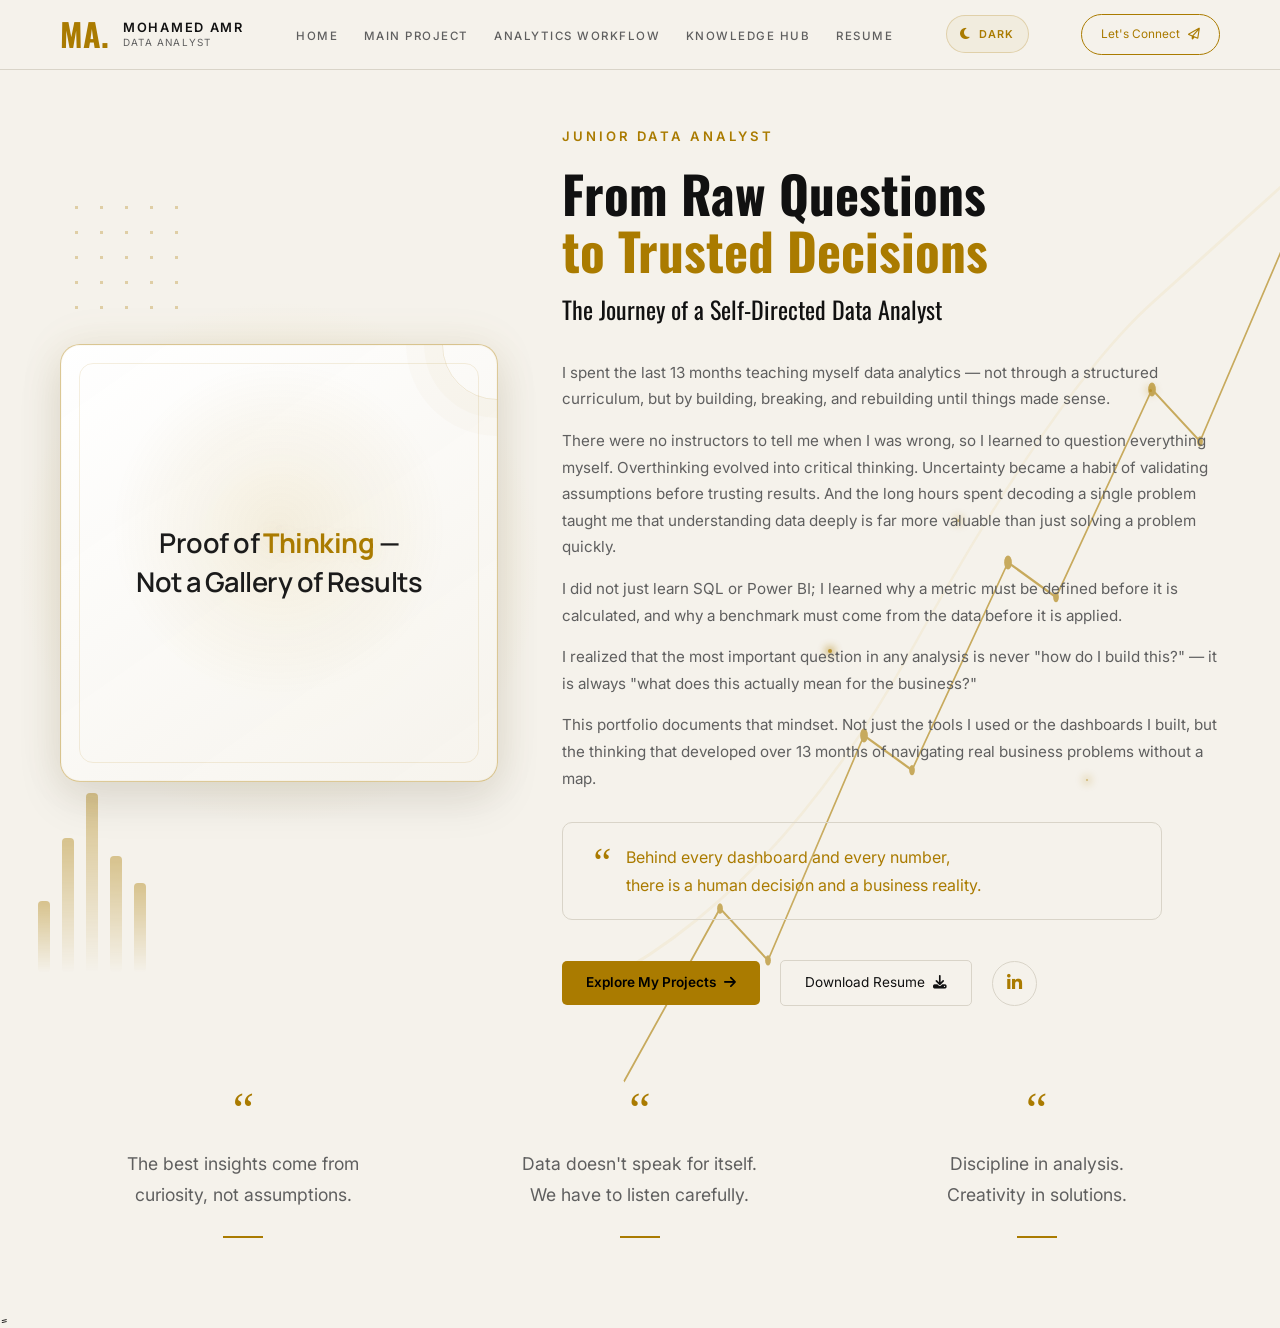
<file: index.html>
<!DOCTYPE html>
<html lang="en">
<head>
    <meta charset="UTF-8">
    <meta name="viewport" content="width=device-width, initial-scale=1.0">
    <title>Mohamed Amr - Data Analyst</title>
    <link href="https://fonts.googleapis.com/css2?family=Manrope:wght@400;500;600;700&family=Oswald:wght@400;500;700&family=Inter:wght@300;400;600&display=swap" rel="stylesheet">
    <link rel="stylesheet" href="https://cdnjs.cloudflare.com/ajax/libs/font-awesome/6.4.0/css/all.min.css">
    <link rel="stylesheet" href="style.css">
<link rel="stylesheet" href="portfolio-global.css">
<link rel="stylesheet" href="typography-overrides.css">
<style>
/* =========================================================
   HOME — PROOF OF THINKING PANEL
   ========================================================= */
.image-placeholder{
    width:100%;
    max-width:450px;
    aspect-ratio:1 / 1;
    margin:0 auto;
    position:relative;
    z-index:2;
    display:flex;
    align-items:center;
    justify-content:center;
    text-align:center;
    padding:42px;
    overflow:hidden;
    border-radius:20px;
    border:1px solid rgba(212,175,55,.48);
    background:
        radial-gradient(circle at 50% 42%, rgba(212,175,55,.12), transparent 50%),
        linear-gradient(145deg, rgba(255,255,255,.035), rgba(255,255,255,.008));
    box-shadow:
        0 0 0 1px rgba(212,175,55,.04) inset,
        0 0 50px rgba(212,175,55,.10),
        0 20px 55px rgba(0,0,0,.26);
    animation:glowPulse 4s infinite ease-in-out;
    transition:background .35s ease,border-color .35s ease,box-shadow .35s ease;
}

.image-placeholder::before,
.image-placeholder::after{
    content:'';
    position:absolute;
    pointer-events:none;
}

.image-placeholder::before{
    inset:18px;
    border:1px solid rgba(212,175,55,.12);
    border-radius:14px;
}

.image-placeholder::after{
    width:110px;
    height:110px;
    top:-55px;
    right:-55px;
    border-radius:50%;
    border:1px solid rgba(212,175,55,.16);
    box-shadow:
        0 0 0 18px rgba(212,175,55,.028),
        0 0 0 36px rgba(212,175,55,.018);
}

.proof-thinking-text{
    position:relative;
    z-index:3;
    display:block;
    width:100%;
    max-width:360px;
    margin:0 auto;
    padding:0;
    text-align:center;
    font-family:'Manrope',Arial,sans-serif !important;
    font-size:clamp(1.22rem,2.35vw,1.7rem) !important;
    line-height:1.42 !important;
    font-weight:600 !important;
    letter-spacing:-.02em !important;
    text-wrap:balance;
    -webkit-font-smoothing:antialiased;
    text-rendering:optimizeLegibility;
}

.proof-white{
    color:#f5f5f5 !important;
}

.proof-gold{
    color:var(--gold-accent) !important;
    font-weight:700 !important;
    text-shadow:0 0 18px rgba(212,175,55,.10);
}

html[data-theme="light"] .image-placeholder{
    background:
        radial-gradient(circle at 50% 42%, rgba(170,123,0,.10), transparent 50%),
        linear-gradient(145deg, rgba(255,255,255,.99), rgba(246,243,236,.97));
    border-color:rgba(170,123,0,.40);
    box-shadow:
        0 0 0 1px rgba(170,123,0,.04) inset,
        0 0 45px rgba(170,123,0,.08),
        0 18px 45px rgba(20,20,20,.10);
}

html[data-theme="light"] .image-placeholder::before{
    border-color:rgba(170,123,0,.12);
}

html[data-theme="light"] .image-placeholder::after{
    border-color:rgba(170,123,0,.15);
    box-shadow:
        0 0 0 18px rgba(170,123,0,.025),
        0 0 0 36px rgba(170,123,0,.018);
}

html[data-theme="light"] .proof-white{
    color:#1b1b1b !important;
}

html[data-theme="light"] .proof-gold{
    color:#aa7b00 !important;
}

@media screen and (max-width:900px){
    .image-placeholder{
        width:min(82vw,390px);
        max-width:390px;
        aspect-ratio:1 / 1;
        padding:34px;
        border-radius:18px;
    }

    .proof-thinking-text{
        max-width:300px;
        font-size:clamp(1.1rem,4.8vw,1.42rem) !important;
    }
}

@media screen and (max-width:520px){
    .image-placeholder{
        width:min(86vw,340px);
        max-width:340px;
        padding:28px;
        border-radius:16px;
    }

    .image-placeholder::before{
        inset:14px;
        border-radius:12px;
    }

    .proof-thinking-text{
        max-width:270px;
        font-size:clamp(1rem,5.25vw,1.23rem) !important;
        line-height:1.44 !important;
    }
}
</style>
</head>
<body>

    <nav class="navbar">
        <div class="nav-brand">
            <span class="logo">MA.</span>
            <div class="brand-text">
                <span class="name">MOHAMED AMR</span>
                <span class="title">DATA ANALYST</span>
            </div>
        </div>
        
        <ul class="nav-links">
            <li><a href="index.html">HOME</a></li>
            <li><a href="main-project.html">MAIN PROJECT</a></li>
            <li><a href="analytics-workflow.html">ANALYTICS WORKFLOW</a></li>
            <li><a href="knowledge-hub.html">KNOWLEDGE HUB</a></li>
            <li><a href="resume.html">RESUME</a></li>
          
        </ul>

        <a href="contact.html" class="btn-outline">Let's Connect <i class="fa-regular fa-paper-plane"></i></a>
    </nav>

    <section class="hero-section">
        
        <div class="bg-decorations">
            <div class="bg-dot-grid"></div>
            <div class="bg-column-chart">
                <div class="bar bar-1"></div><div class="bar bar-2"></div><div class="bar bar-3"></div><div class="bar bar-4"></div><div class="bar bar-5"></div>
            </div>
            <div class="bg-trend-line">
                <svg viewBox="0 0 800 600" preserveAspectRatio="none">
                    <path d="M0,500 Q200,450 350,300 T600,100 T800,0" fill="none" stroke="rgba(212, 175, 55, 0.15)" stroke-width="2" />
                    <path d="M50,550 L150,450 L200,480 L300,350 L350,370 L450,250 L500,270 L600,150 L650,180 L750,50" fill="none" stroke="var(--gold-accent)" stroke-width="1.5" />
                    <circle cx="150" cy="450" r="3" fill="var(--gold-accent)" />
                    <circle cx="200" cy="480" r="3" fill="var(--gold-accent)" />
                    <circle cx="300" cy="350" r="4" fill="var(--gold-accent)" />
                    <circle cx="350" cy="370" r="3" fill="var(--gold-accent)" />
                    <circle cx="450" cy="250" r="4" fill="var(--gold-accent)" />
                    <circle cx="500" cy="270" r="3" fill="var(--gold-accent)" />
                    <circle cx="600" cy="150" r="4" fill="var(--gold-accent)" />
                    <circle cx="650" cy="180" r="3" fill="var(--gold-accent)" />
                    <circle cx="750" cy="50" r="5" fill="#fff" filter="drop-shadow(0 0 5px var(--gold-accent))" />
                </svg>
            </div>
            <div class="dust dust-1"></div><div class="dust dust-2"></div><div class="dust dust-3"></div><div class="dust dust-4"></div>
        </div>

        <div class="hero-grid">
            <div class="hero-image-wrapper reveal delay-1">
                <div class="image-placeholder"><span class="proof-thinking-text"><span class="proof-white">Proof of</span> <span class="proof-gold">Thinking</span><span class="proof-white"> — Not a Gallery of Results</span></span></div>
            </div>

            <div class="hero-content reveal delay-2">
                <span class="eyebrow">JUNIOR DATA ANALYST</span>
                <h1>From Raw Questions<br><span>to Trusted Decisions</span></h1>
                <h3 class="subheadline">The Journey of a Self-Directed Data Analyst</h3>

                <div class="text-content">
                    <p>I spent the last 13 months teaching myself data analytics — not through a structured curriculum, but by building, breaking, and rebuilding until things made sense.</p>
                    <p>There were no instructors to tell me when I was wrong, so I learned to question everything myself. Overthinking evolved into critical thinking. Uncertainty became a habit of validating assumptions before trusting results. And the long hours spent decoding a single problem taught me that understanding data deeply is far more valuable than just solving a problem quickly.</p>
                    <p>I did not just learn SQL or Power BI; I learned why a metric must be defined before it is calculated, and why a benchmark must come from the data before it is applied.</p>
                    <p>I realized that the most important question in any analysis is never "how do I build this?" — it is always "what does this actually mean for the business?"</p>
                    <p>This portfolio documents that mindset. Not just the tools I used or the dashboards I built, but the thinking that developed over 13 months of navigating real business problems without a map.</p>
                </div>

                <div class="quote-box">
                    <span class="quote-mark">“</span>
                    <p>Behind every dashboard and every number,<br>there is a human decision and a business reality.</p>
                </div>

                <div class="cta-group">
                    <a href="main-project.html" class="btn-primary">Explore My Projects <i class="fa-solid fa-arrow-right"></i></a>
                    <a href="#" class="btn-secondary">Download Resume <i class="fa-solid fa-download"></i></a>
                    <div class="social-links">
                        <a href="https://www.linkedin.com/in/mohamed-amr-bis/" aria-label="LinkedIn" target="_blank" rel="noopener noreferrer" title="LinkedIn">
                            <i class="fa-brands fa-linkedin-in"></i>
                        </a>
                    </div>
                </div>
            </div>
        </div>

        <div class="bottom-quotes">
            <div class="quote-item reveal delay-1">
                <span class="quote-icon">“</span>
                <p>The best insights come from<br>curiosity, not assumptions.</p>
                <div class="accent-line"></div>
            </div>
            <div class="quote-item reveal delay-2">
                <span class="quote-icon">“</span>
                <p>Data doesn't speak for itself.<br>We have to listen carefully.</p>
                <div class="accent-line"></div>
            </div>
            <div class="quote-item reveal delay-3">
                <span class="quote-icon">“</span>
                <p>Discipline in analysis.<br>Creativity in solutions.</p>
                <div class="accent-line"></div>
            </div>
        </div>
    </section>

    <script src="script.js"></script>
    <script src="portfolio-global.js"></script>ٍ
</body>
</html>
</file>
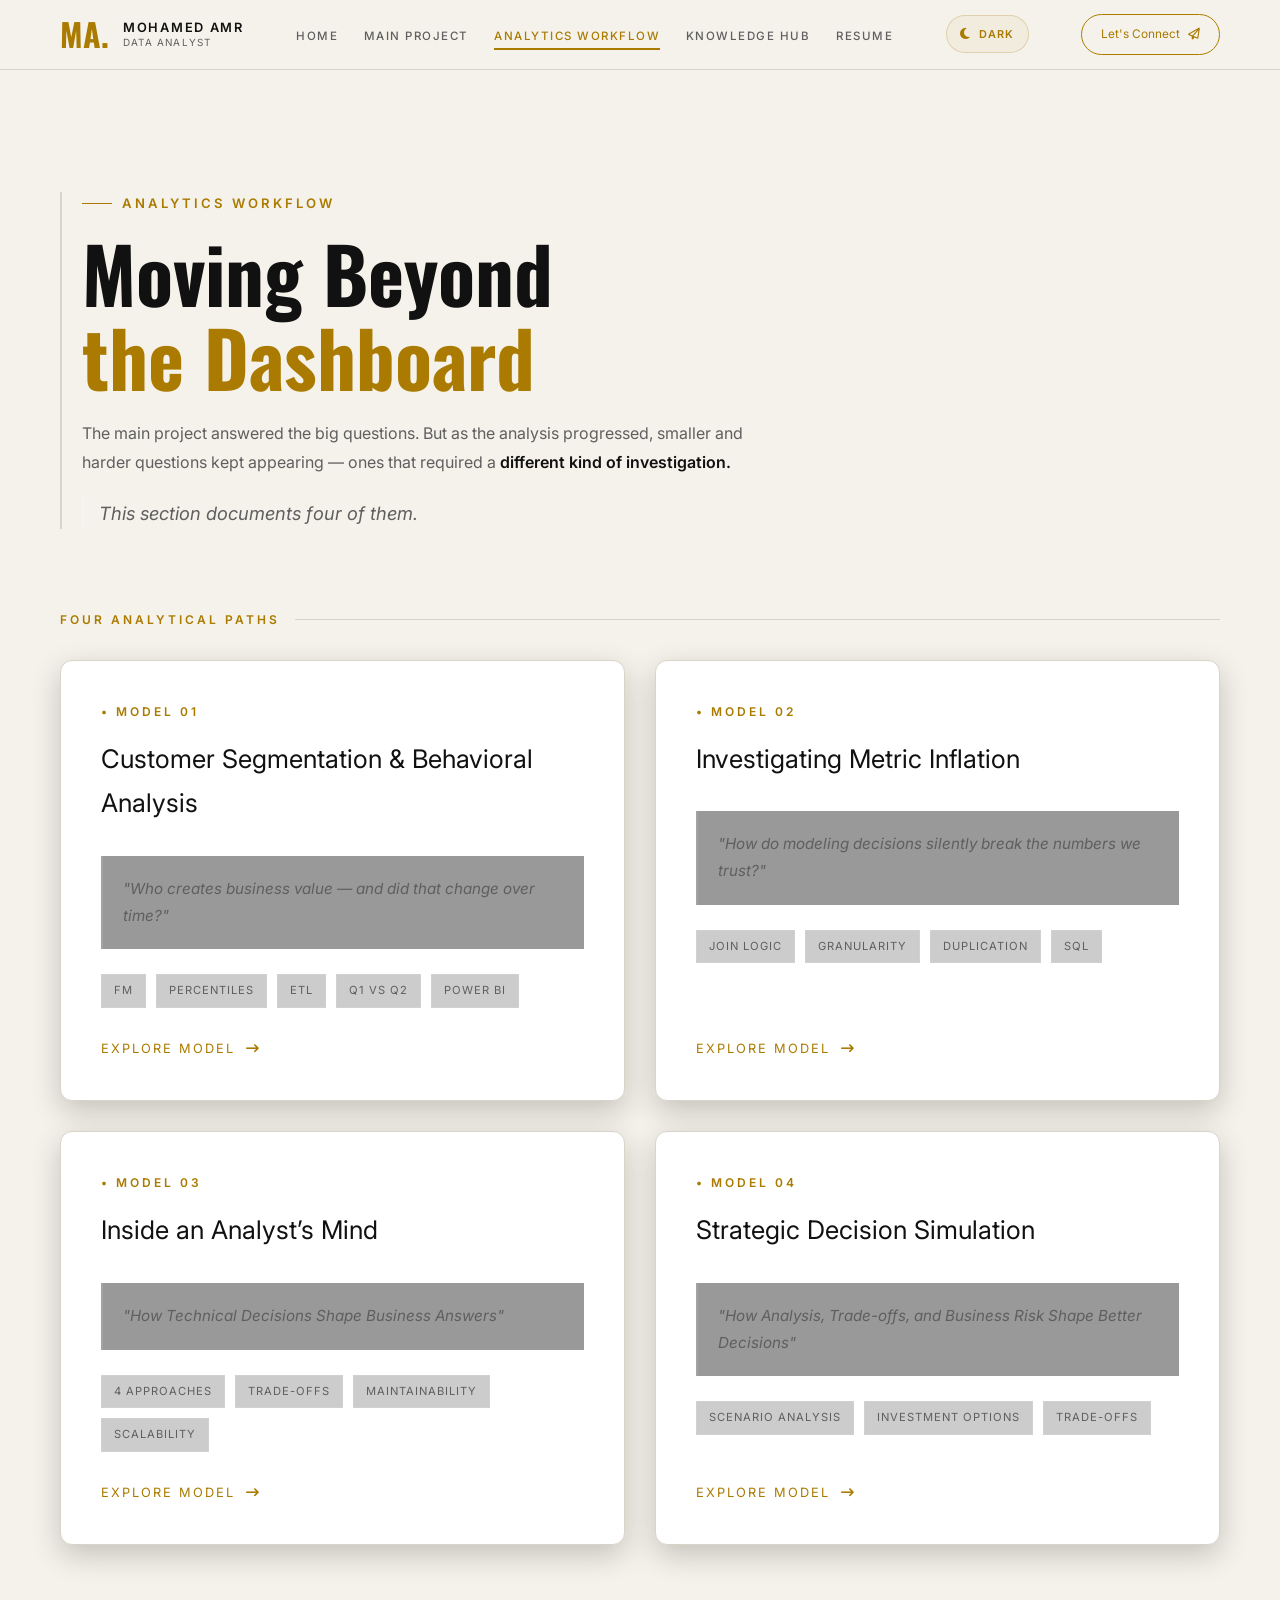
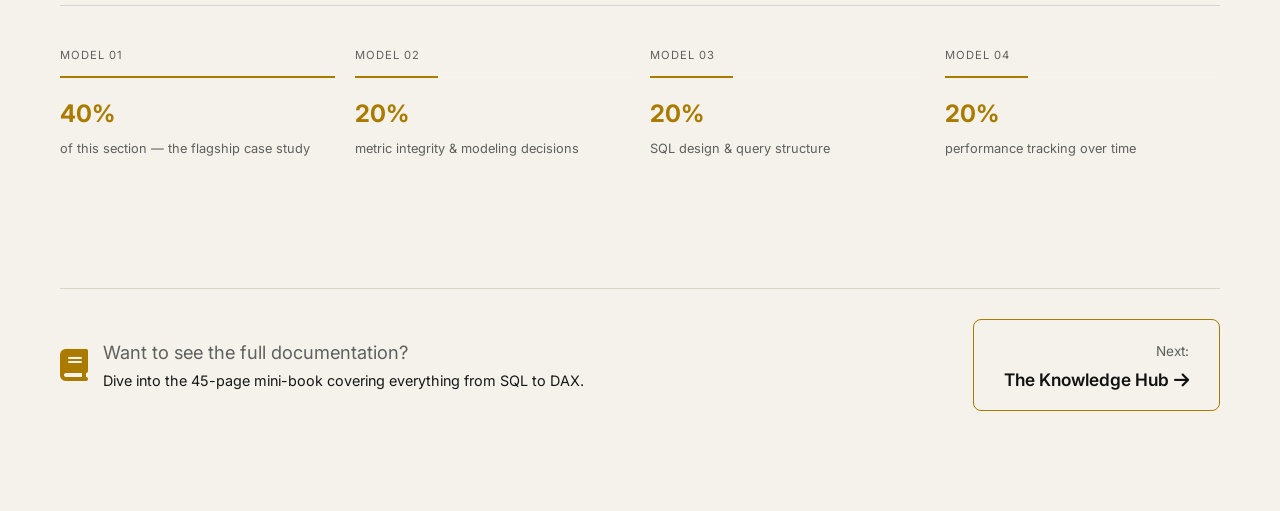
<file: analytics-workflow.html>
<!DOCTYPE html>

<html lang="en">
<head>
<meta charset="utf-8"/>
<meta content="width=device-width, initial-scale=1.0" name="viewport"/>
<title>Analytics Workflow - Mohamed Amr</title>
<link href="https://fonts.googleapis.com/css2?family=Oswald:wght@400;500;700&amp;family=Inter:wght@300;400;600&amp;display=swap" rel="stylesheet"/>
<link href="https://cdnjs.cloudflare.com/ajax/libs/font-awesome/6.4.0/css/all.min.css" rel="stylesheet"/>
<link href="style.css" rel="stylesheet"/>
<link rel="stylesheet" href="portfolio-global.css">
<link rel="stylesheet" href="typography-overrides.css">
</head>
<body class="project-page">
<nav class="navbar">
<div class="nav-brand">
<span class="logo">MA.</span>
<div class="brand-text">
<span class="name">MOHAMED AMR</span>
<span class="title">DATA ANALYST</span>
</div>
</div>
<ul class="nav-links">
<li><a href="index.html">HOME</a></li>
<li><a href="main-project.html">MAIN PROJECT</a></li>
<li><a class="active" href="analytics-workflow.html">ANALYTICS WORKFLOW</a></li>
<li><a href="knowledge-hub.html">KNOWLEDGE HUB</a></li>
<li><a href="resume.html">RESUME</a></li>
</ul>
<a class="btn-outline" href="contact.html">Let's Connect <i class="fa-regular fa-paper-plane"></i></a>
</nav>
<section class="project-section padding-top" style="padding-bottom: 20px;">
<div class="section-wrapper reveal">
<div style="margin-bottom: 60px; border-left: 2px solid var(--border-color); padding-left: 20px;">
<span class="eyebrow" style="display: flex; align-items: center; gap: 10px;">
<div style="width: 30px; height: 1px; background-color: var(--gold-accent);"></div> 
                    ANALYTICS WORKFLOW
                </span>
<h1 class="project-title" style="margin-top: 15px;">Moving Beyond<br/><span class="gold-text">the Dashboard</span></h1>
<p class="project-desc" style="max-width: 700px; margin-top: 20px;">The main project answered the big questions. But as the analysis progressed, smaller and harder questions kept appearing — ones that required a <strong>different kind of investigation.</strong></p>
<div style="border-left: 2px solid rgba(255,255,255,0.2); padding-left: 15px; margin-top: 20px;">
<p style="font-style: italic; color: var(--text-grey); margin: 0;">This section documents four of them.</p>
</div>
</div>
</div>
</section>
<section class="project-section" style="padding-top: 0;">
<div class="section-wrapper">
<div class="eyebrow reveal" style="margin-bottom: 30px; display: flex; align-items: center; gap: 15px; font-size: 0.75rem; color: var(--text-grey);">
                FOUR ANALYTICAL PATHS 
                <div style="flex-grow: 1; height: 1px; background-color: var(--border-color);"></div>
</div>
<div class="models-grid-2x2">
<div class="glass-card model-card reveal delay-1">
<span class="eyebrow gold-text" style="font-size: 0.75rem;">• MODEL 01</span>
<h3 style="font-size: 1.6rem; margin: 15px 0; font-family: 'Inter', sans-serif; font-weight: 400;">Customer Segmentation &amp; Behavioral Analysis</h3>
<div class="model-quote">
<p>"Who creates business value — and did that change over time?"</p>
</div>
<div class="model-tags">
<span class="tag-outline">FM</span>
<span class="tag-outline">PERCENTILES</span>
<span class="tag-outline">ETL</span>
<span class="tag-outline">Q1 VS Q2</span>
<span class="tag-outline">POWER BI</span>
</div>
<a class="explore-link" href="model-01.html">EXPLORE MODEL <i class="fa-solid fa-arrow-right-long" style="font-size: 0.8rem; margin-left: 5px;"></i></a>
</div>
<div class="glass-card model-card reveal delay-2">
<span class="eyebrow gold-text" style="font-size: 0.75rem;">• MODEL 02</span>
<h3 style="font-size: 1.6rem; margin: 15px 0; font-family: 'Inter', sans-serif; font-weight: 400;">Investigating Metric Inflation</h3>
<div class="model-quote">
<p>"How do modeling decisions silently break the numbers we trust?"</p>
</div>
<div class="model-tags">
<span class="tag-outline">JOIN LOGIC</span>
<span class="tag-outline">GRANULARITY</span>
<span class="tag-outline">DUPLICATION</span>
<span class="tag-outline">SQL</span>
</div>
<a class="explore-link" href="model-02.htm">EXPLORE MODEL <i class="fa-solid fa-arrow-right-long" style="font-size: 0.8rem; margin-left: 5px;"></i></a>
</div>
<div class="glass-card model-card reveal delay-3">
<span class="eyebrow gold-text" style="font-size: 0.75rem;">• MODEL 03</span>
<h3 style="font-size: 1.6rem; margin: 15px 0; font-family: 'Inter', sans-serif; font-weight: 400;">Inside an Analyst’s Mind
</h3>
<div class="model-quote">
<p>"How Technical Decisions Shape Business Answers"</p>
</div>
<div class="model-tags">
<span class="tag-outline">4 APPROACHES</span>
<span class="tag-outline">TRADE-OFFS</span>
<span class="tag-outline">MAINTAINABILITY</span>
<span class="tag-outline">SCALABILITY</span>
</div>
<a class="explore-link" href="model-03.html">EXPLORE MODEL <i class="fa-solid fa-arrow-right-long" style="font-size: 0.8rem; margin-left: 5px;"></i></a>
</div>
<div class="glass-card model-card reveal delay-4">
<span class="eyebrow gold-text" style="font-size: 0.75rem;">• MODEL 04</span>
<h3 style="font-size: 1.6rem; margin: 15px 0; font-family: 'Inter', sans-serif; font-weight: 400;">Strategic Decision Simulation</h3>
<div class="model-quote">
<p>"How Analysis, Trade-offs, and Business Risk Shape Better Decisions"</p>
</div>
<div class="model-tags">
<span class="tag-outline">SCENARIO ANALYSIS</span>
<span class="tag-outline">INVESTMENT OPTIONS</span>
<span class="tag-outline">TRADE-OFFS</span>
</div>
<a class="explore-link" href="model-04.html">EXPLORE MODEL <i class="fa-solid fa-arrow-right-long" style="font-size: 0.8rem; margin-left: 5px;"></i></a>
</div>
</div>
<div class="workflow-stats-row reveal delay-5">
<div class="stat-block">
<span class="stat-eyebrow">MODEL 01</span>
<div class="stat-bar"><div class="fill" style="width: 100%;"></div></div>
<h4 class="gold-text">40%</h4>
<p>of this section — the flagship case study</p>
</div>
<div class="stat-block">
<span class="stat-eyebrow">MODEL 02</span>
<div class="stat-bar"><div class="fill" style="width: 30%;"></div></div>
<h4 class="gold-text">20%</h4>
<p>metric integrity &amp; modeling decisions</p>
</div>
<div class="stat-block">
<span class="stat-eyebrow">MODEL 03</span>
<div class="stat-bar"><div class="fill" style="width: 30%;"></div></div>
<h4 class="gold-text">20%</h4>
<p>SQL design &amp; query structure</p>
</div>
<div class="stat-block">
<span class="stat-eyebrow">MODEL 04</span>
<div class="stat-bar"><div class="fill" style="width: 30%;"></div></div>
<h4 class="gold-text">20%</h4>
<p>performance tracking over time</p>
</div>
</div>
</div>
</section>
<section class="project-section" style="padding-top: 0;">
<div class="section-wrapper">
<div class="final-transition-box reveal">
<div class="transition-text">
<i class="fa-solid fa-book gold-text" style="font-size: 2rem; margin-right: 15px;"></i>
<div>
<p style="margin: 0; color: var(--text-grey);">Want to see the full documentation?</p>
<p style="margin: 0; font-size: 0.9rem;">Dive into the 45-page mini-book covering everything from SQL to DAX.</p>
</div>
</div>
<a class="next-page-btn" href="knowledge-hub.html">
<span>Next:</span><br/><strong>The Knowledge Hub</strong> <i class="fa-solid fa-arrow-right"></i>
</a>
</div>
</div>
</section>
<script src="script.js"></script>

<script src="portfolio-global.js"></script>
</body>
</html>
</file>
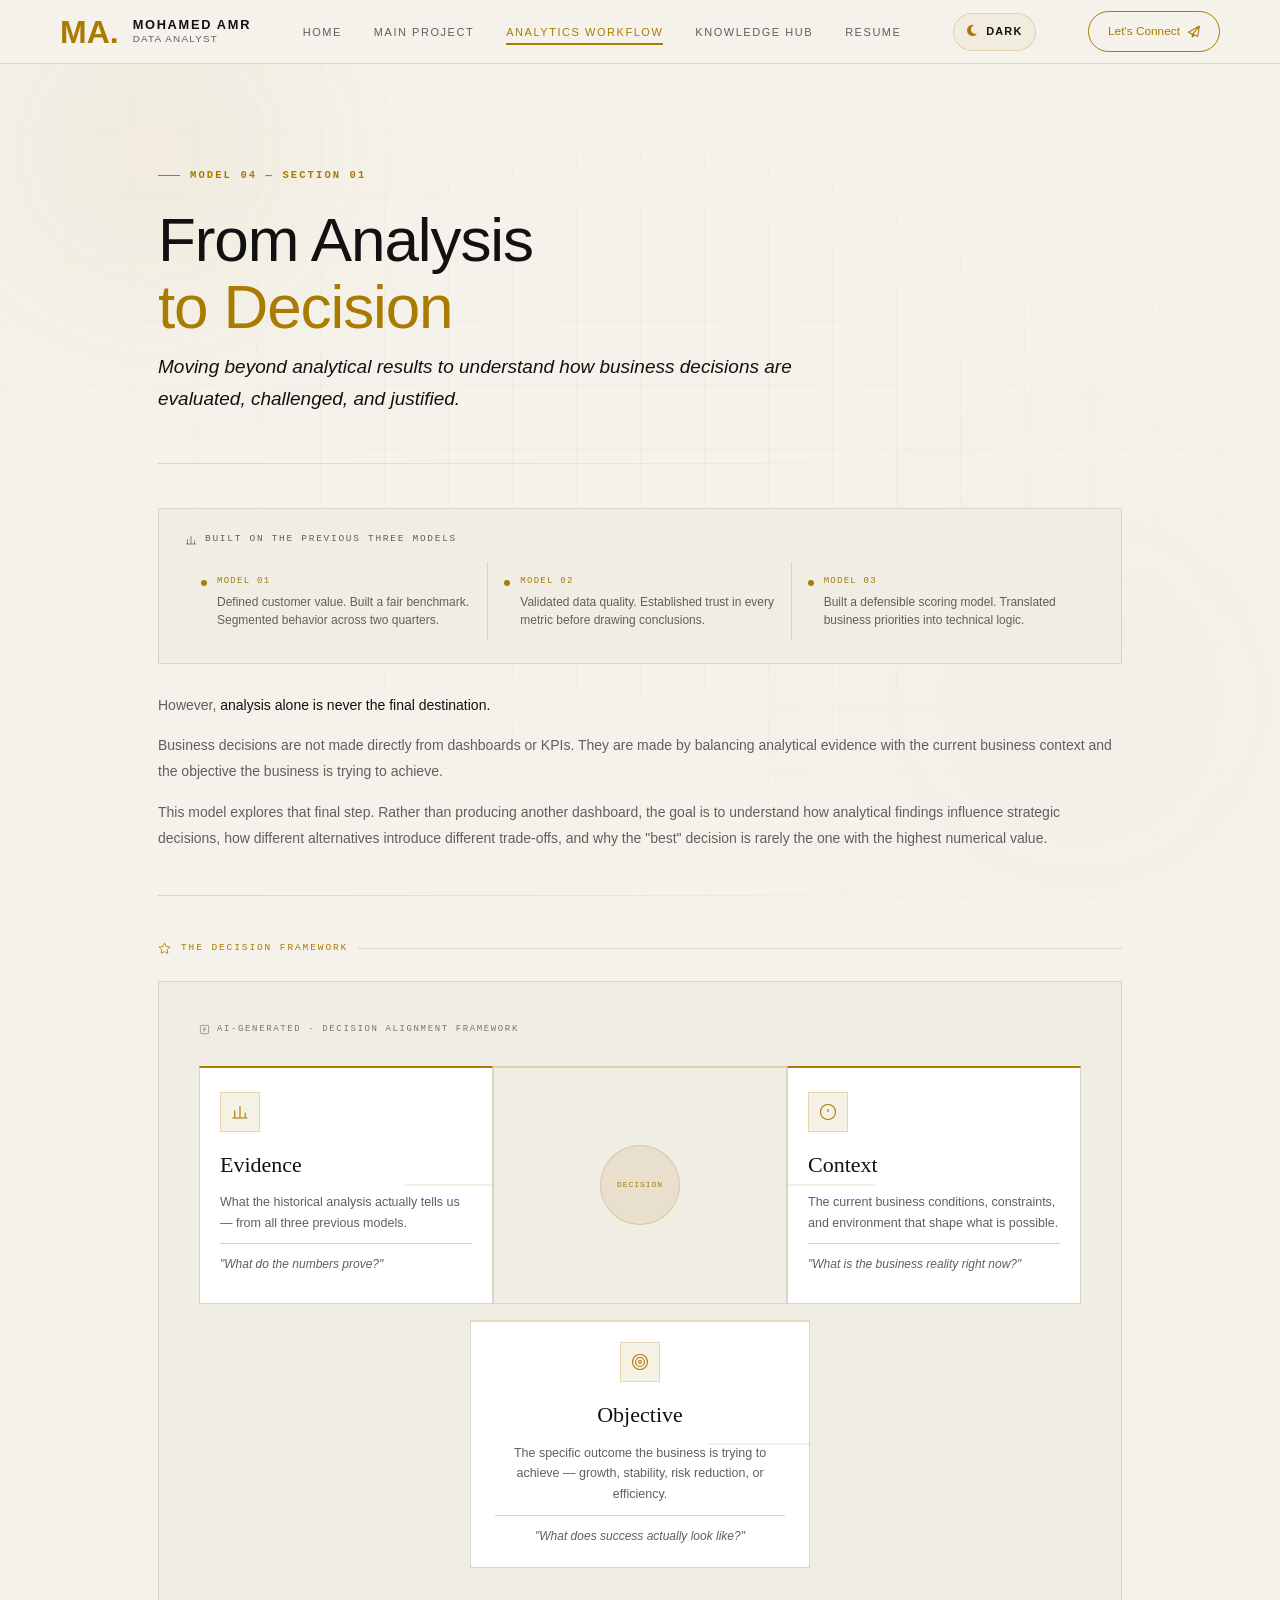
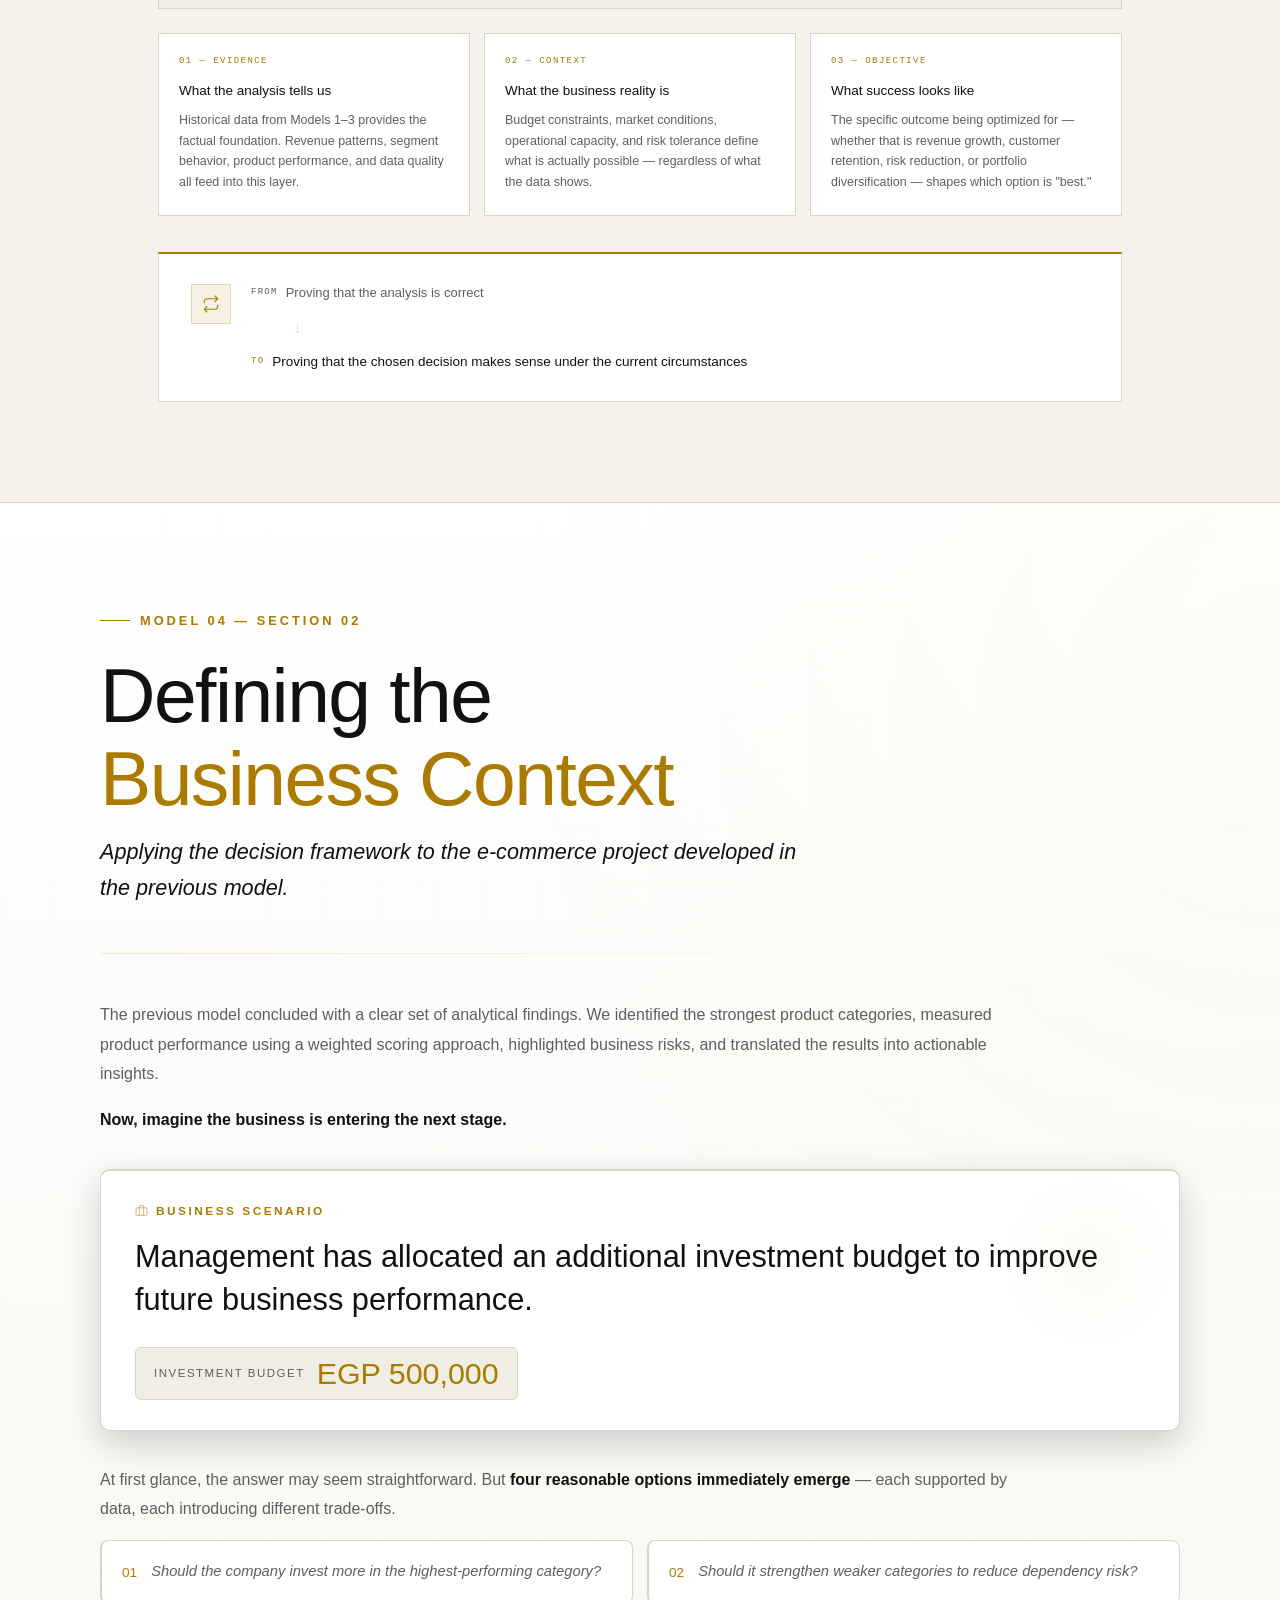
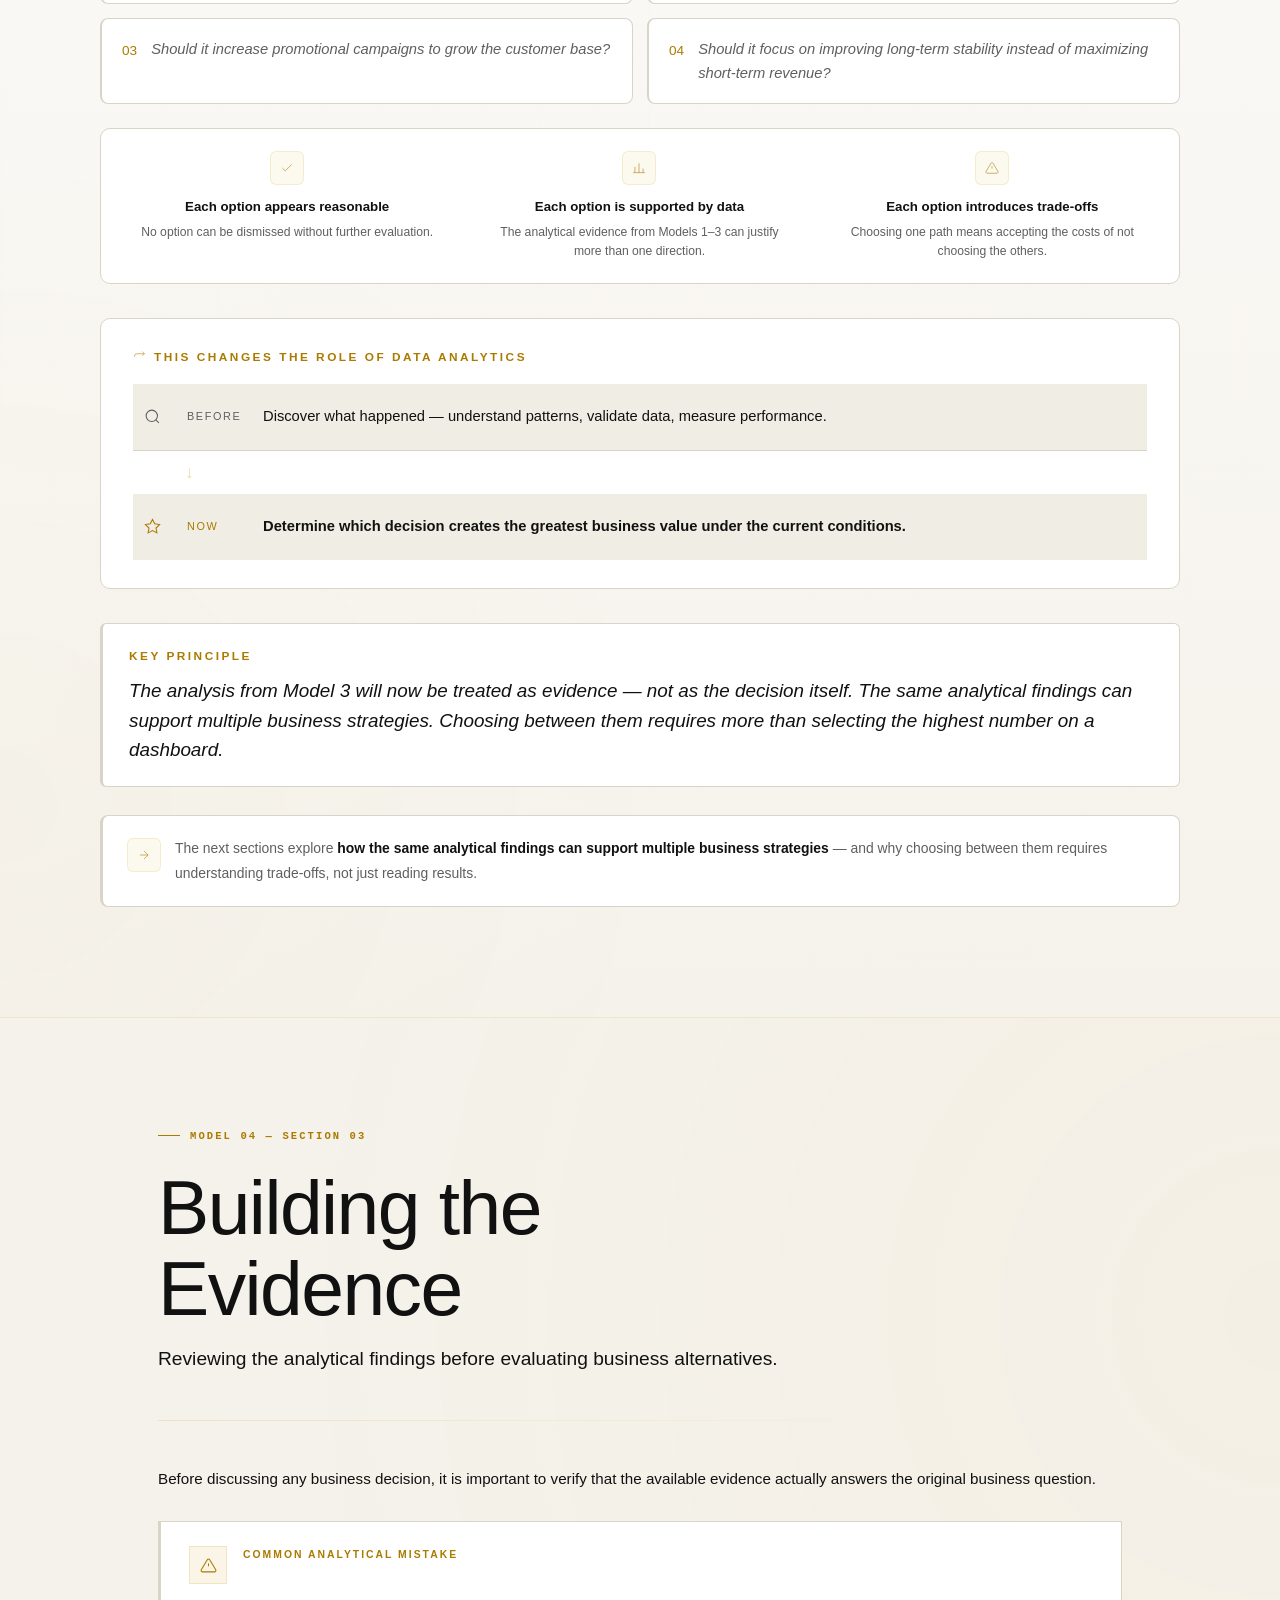
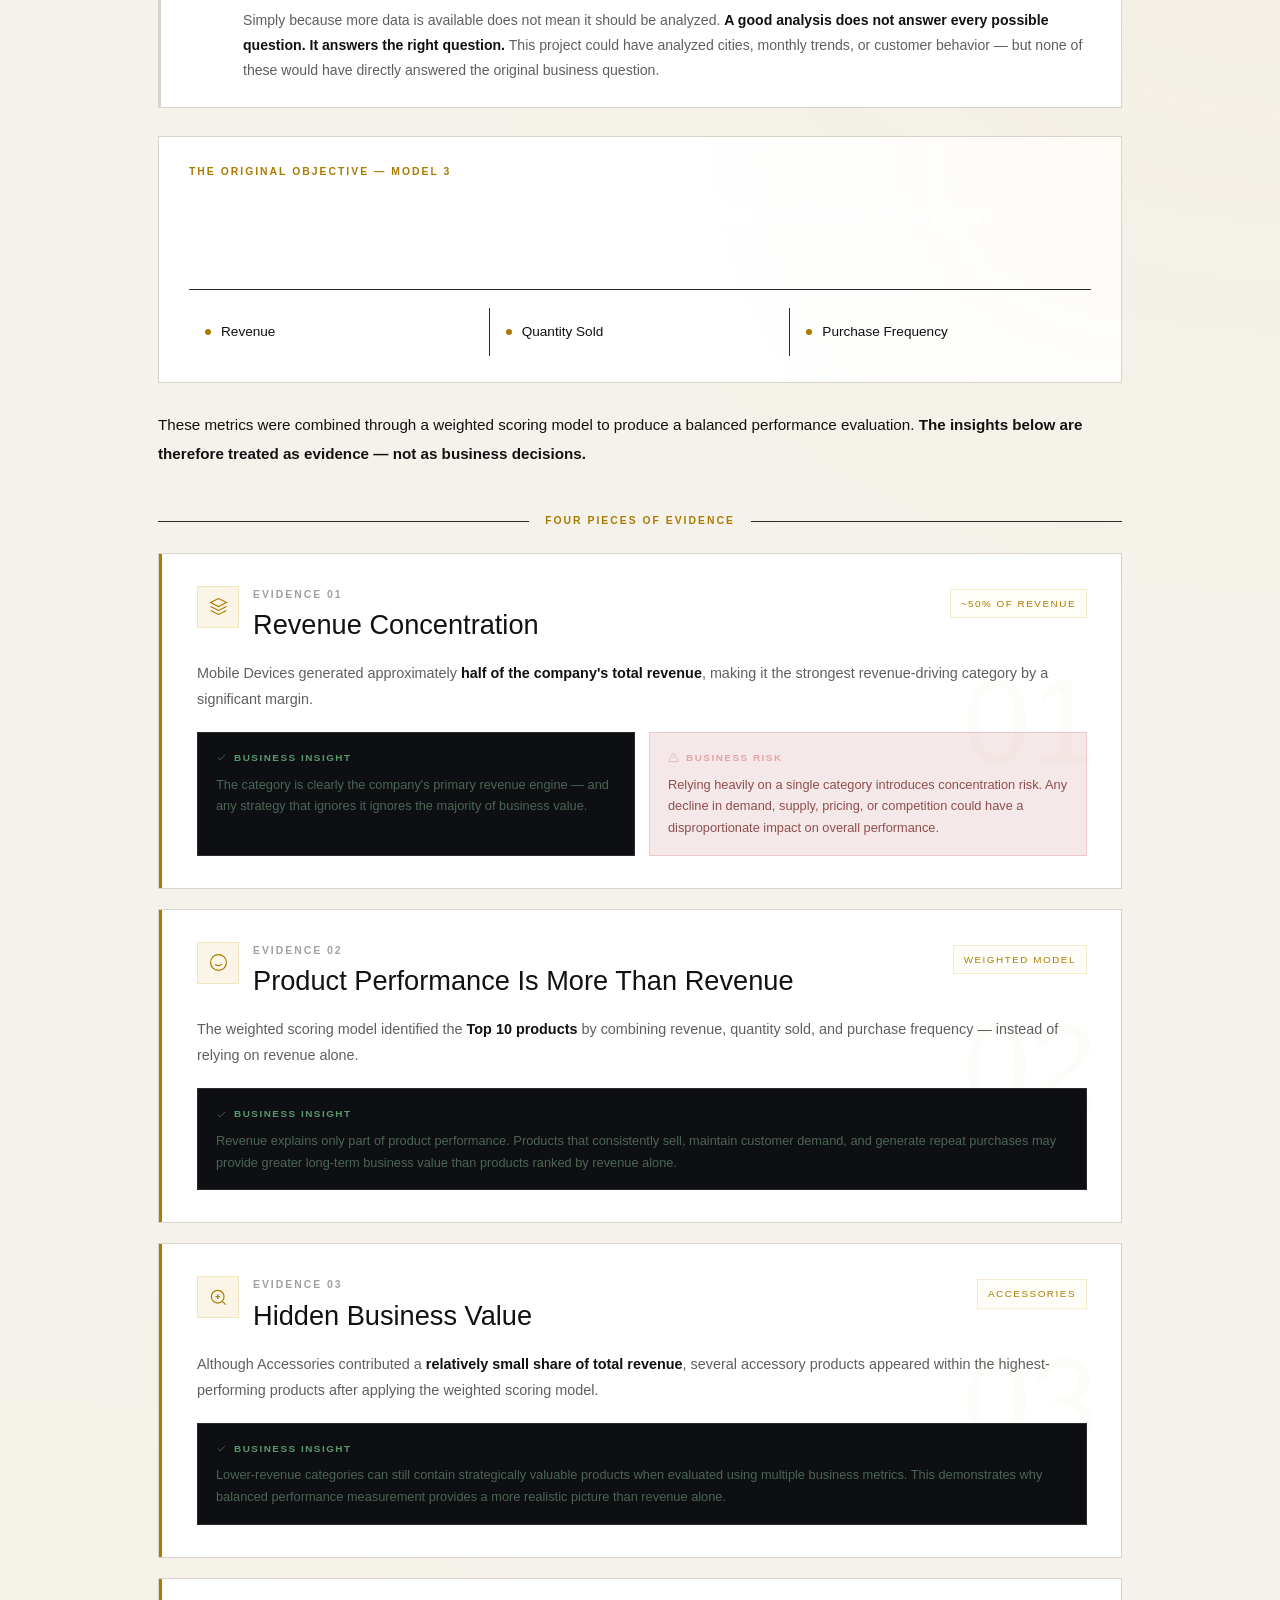
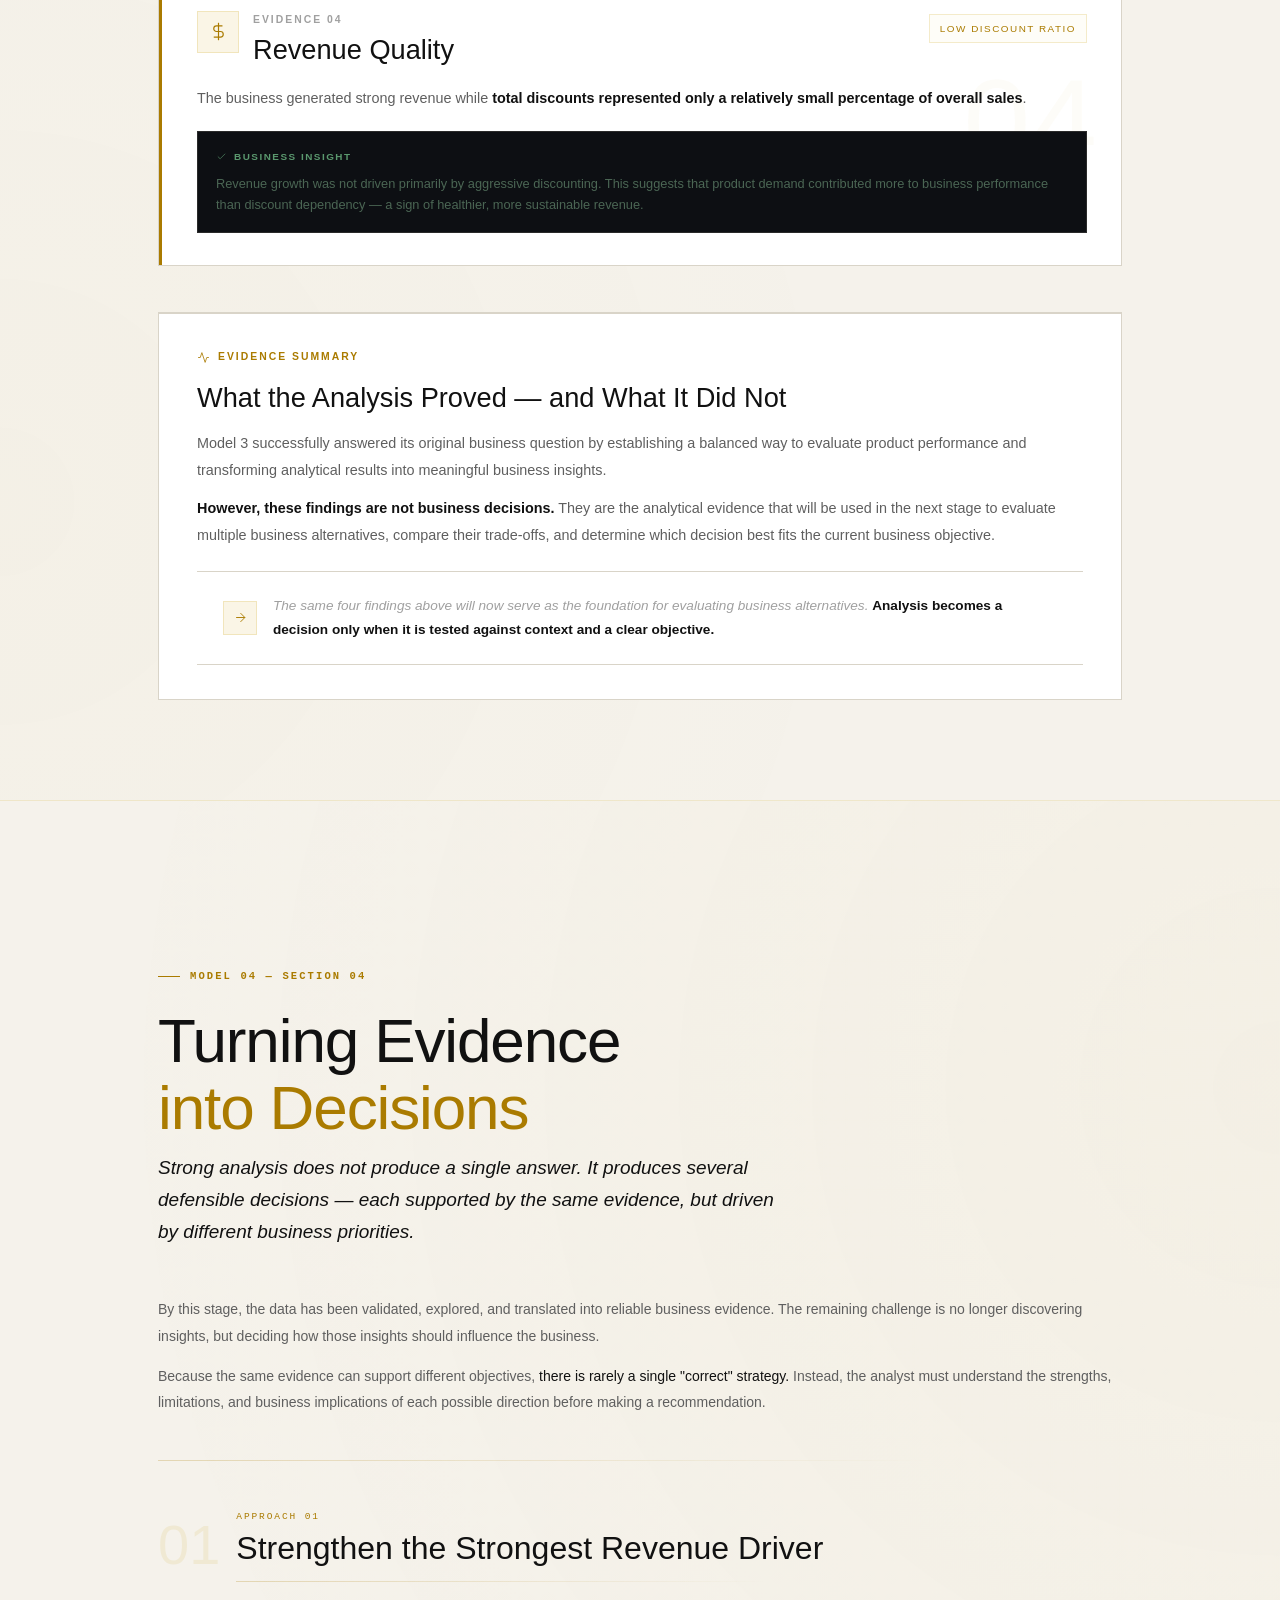
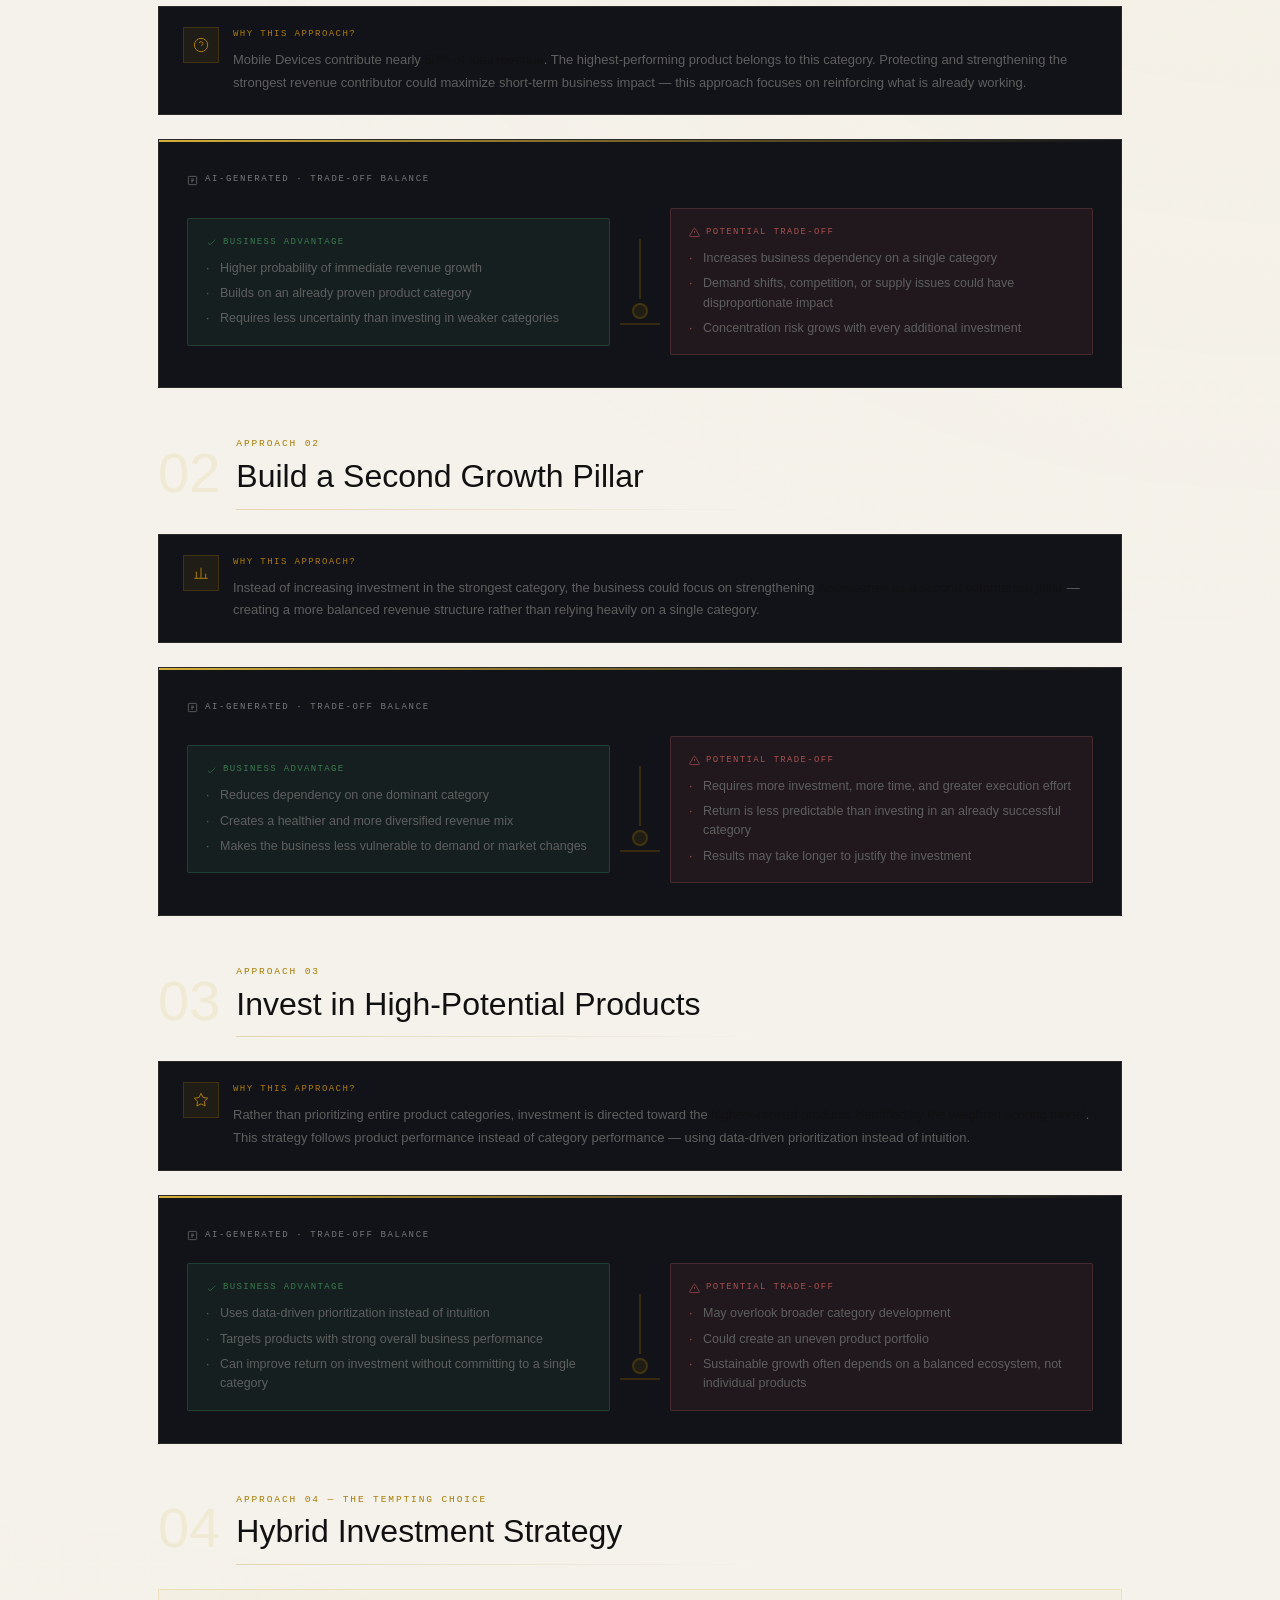
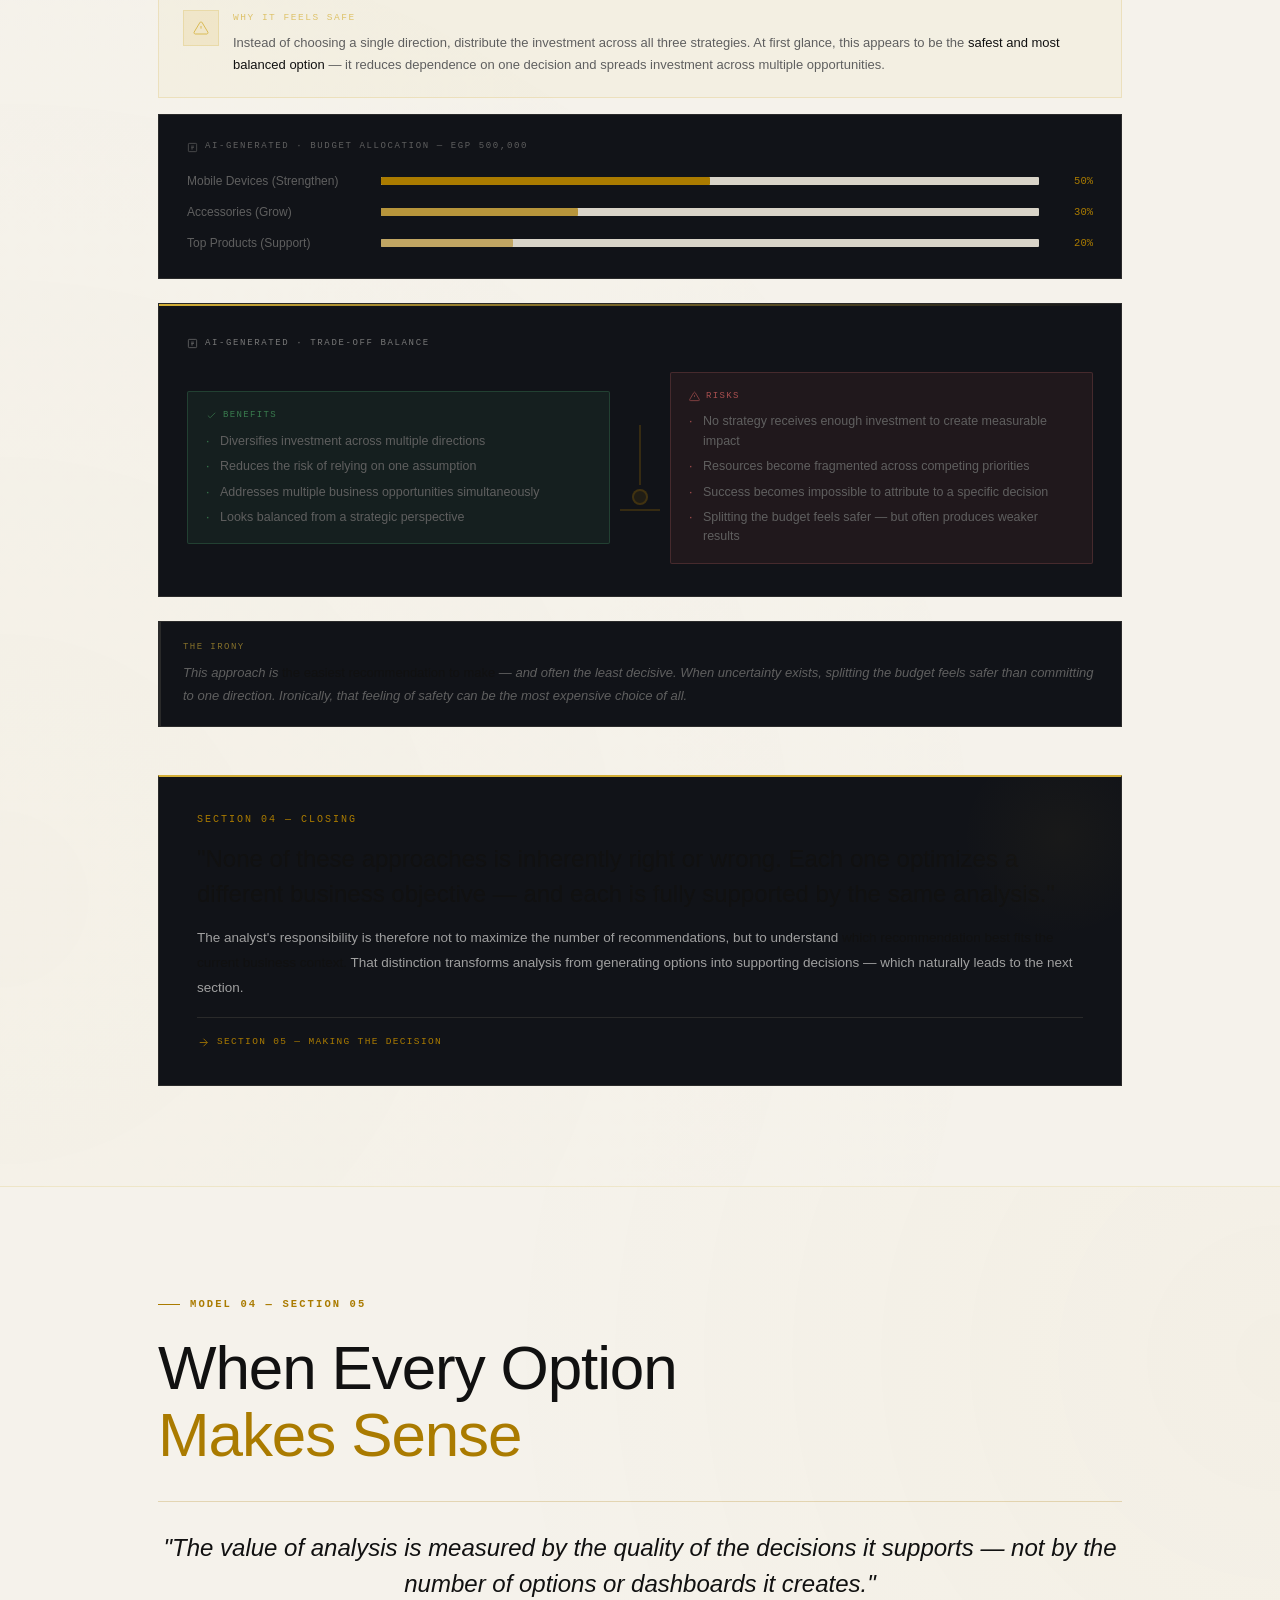
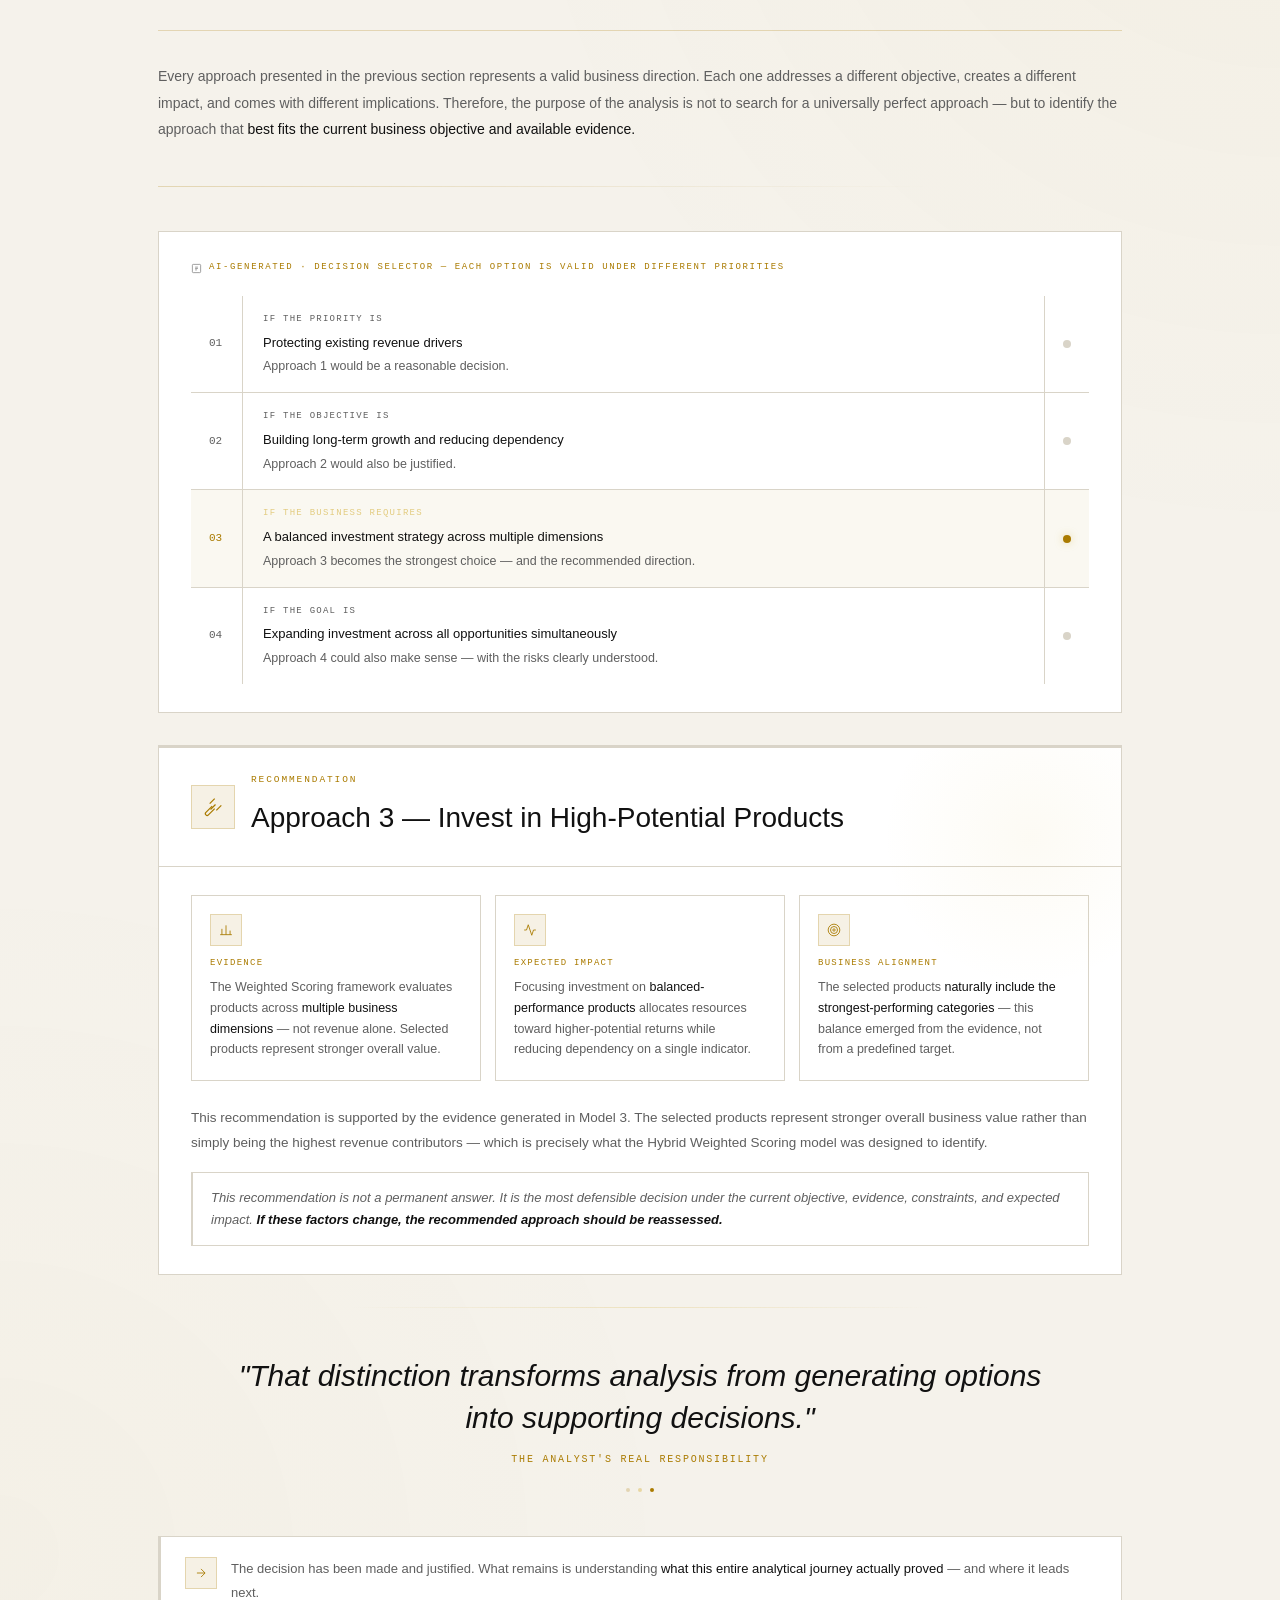
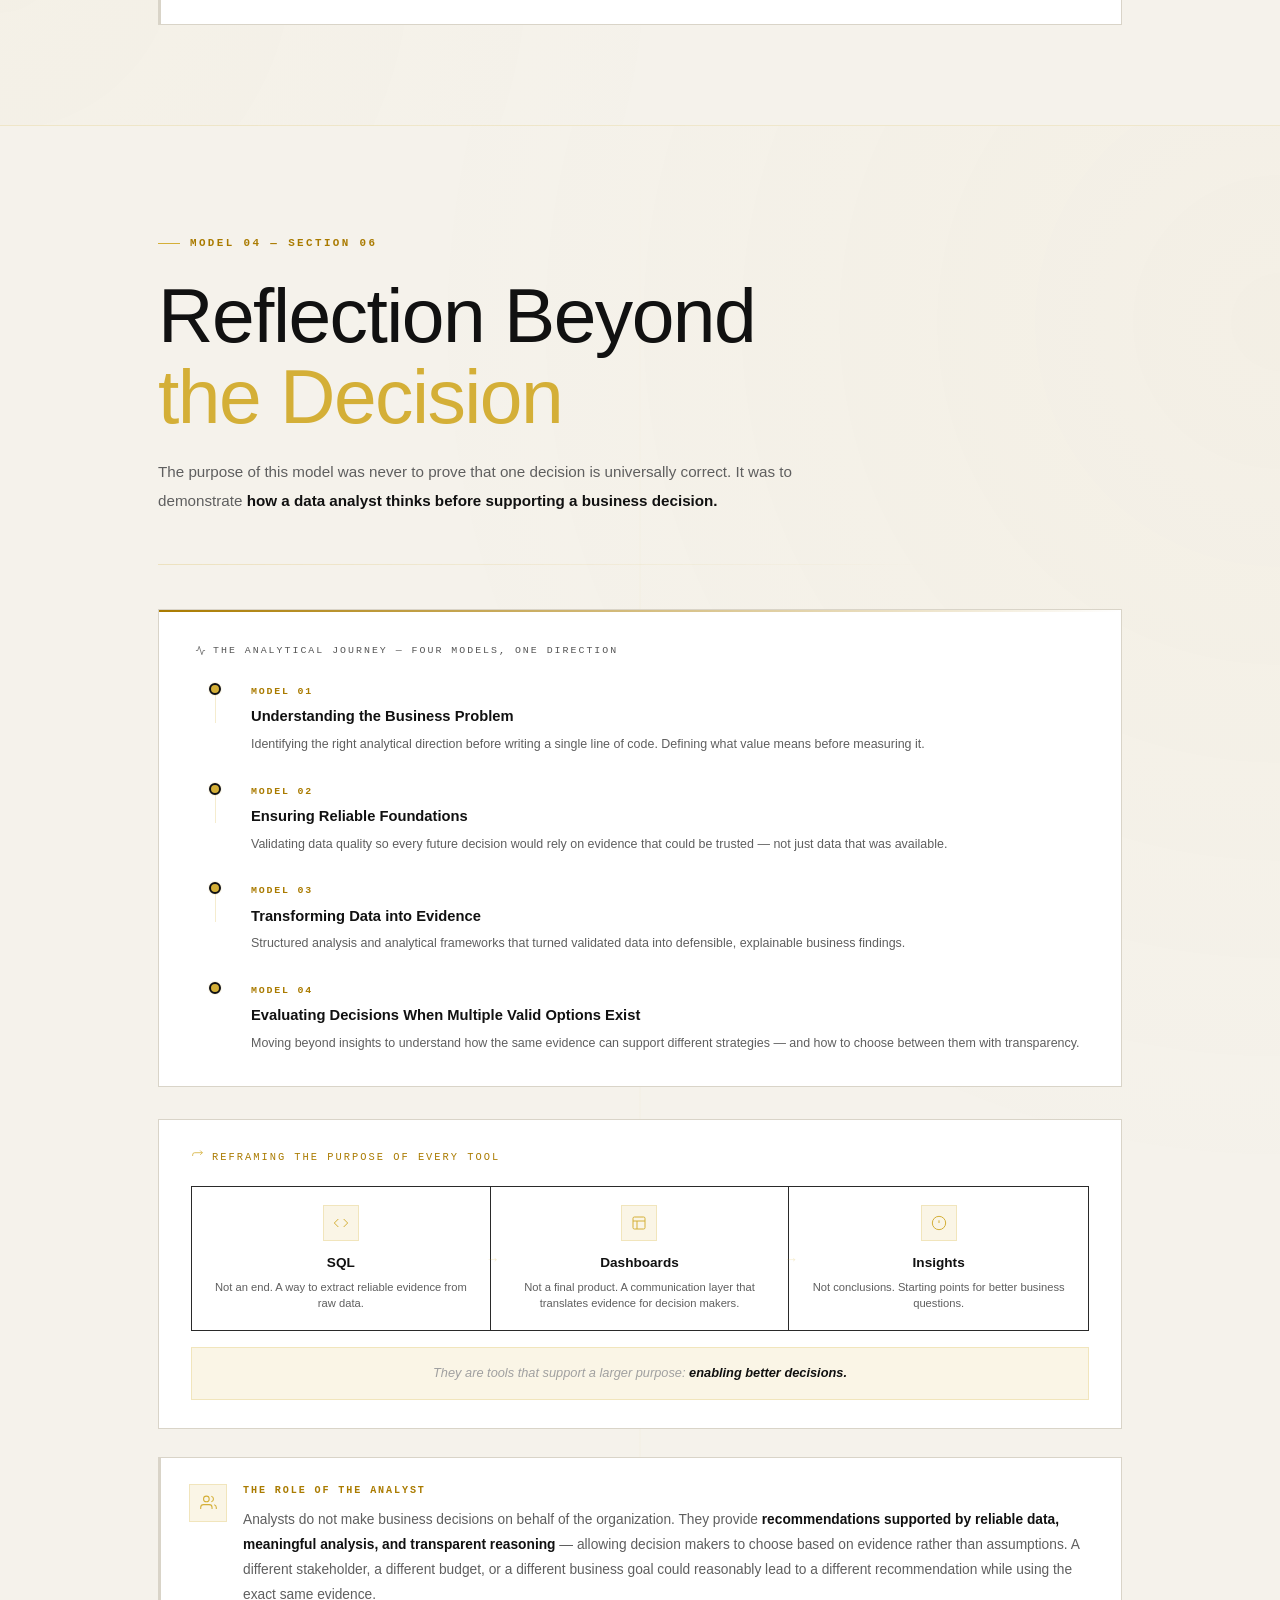
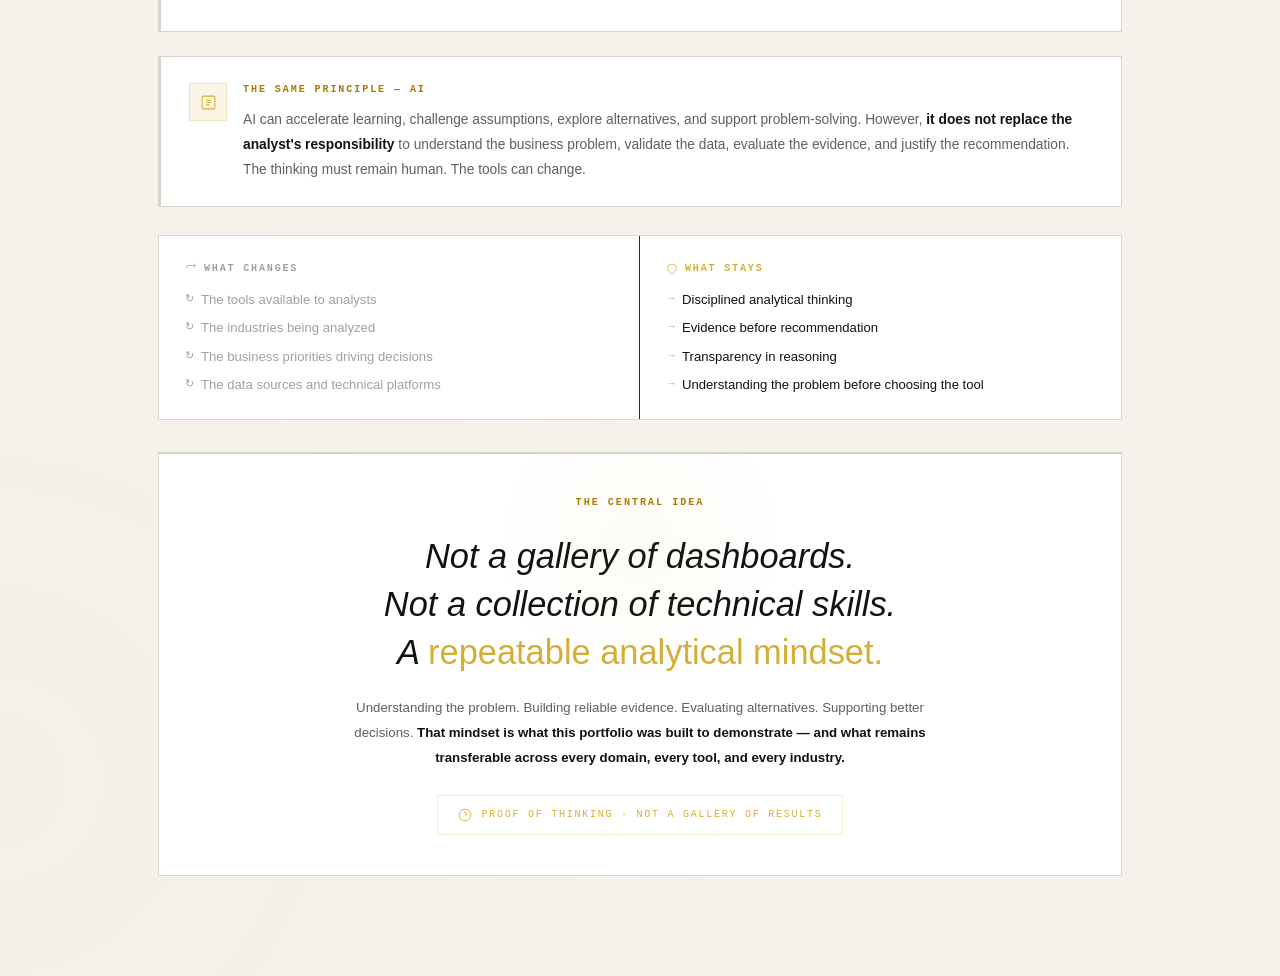
<file: model-04.html>
<!DOCTYPE html>

<html lang="en">
<head>
<meta charset="utf-8"/>
<meta content="width=device-width, initial-scale=1.0" name="viewport"/>
<title>Model 04 — From Analysis to Decision | Mohamed Amr</title>
<link rel="stylesheet" href="typography-overrides.css">
<style>
:root {
  --bg:#0a0b0e;--bg-card:#111318;--bg-deep:#0f1116;
  --border:#2a2a2a;--gold:#d4af37;
  --gold-dim:rgba(212,175,55,0.12);--gold-line:rgba(212,175,55,0.24);
  --gold-soft:rgba(212,175,55,0.05);
  --text:#f0f0f0;--text-2:#a0a0a0;--text-3:#555;--white:#ffffff;
}
*,*::before,*::after{margin:0;padding:0;box-sizing:border-box;}
html{scroll-behavior:smooth;}
body{background:var(--bg);color:var(--text);font-family:'Inter',sans-serif;font-size:15px;line-height:1.75;overflow-x:hidden;}

/* BACKGROUND */
.bg-layer{position:fixed;inset:0;pointer-events:none;z-index:0;overflow:hidden;}
.bg-grid{position:absolute;inset:0;background-image:linear-gradient(rgba(200,164,90,0.018) 1px,transparent 1px),linear-gradient(90deg,rgba(200,164,90,0.018) 1px,transparent 1px);background-size:64px 64px;mask-image:radial-gradient(ellipse 85% 85% at 50% 50%,black 15%,transparent 90%);}
.bg-glow-tl{position:absolute;top:-80px;left:-80px;width:460px;height:460px;border-radius:50%;background:radial-gradient(circle,rgba(200,164,90,0.04) 0%,transparent 65%);}
.bg-glow-br{position:absolute;bottom:-80px;right:-80px;width:560px;height:560px;border-radius:50%;background:radial-gradient(circle,rgba(200,164,90,0.03) 0%,transparent 65%);}
.bg-ring{position:absolute;border-radius:50%;border:1px solid rgba(200,164,90,0.035);}
.bg-ring-1{width:680px;height:680px;top:-180px;right:-180px;}
.bg-ring-2{width:480px;height:480px;bottom:-80px;left:-130px;}

/* venn diagram bg */
.bg-venn{position:absolute;right:3%;top:20%;opacity:0.04;}

/* WRAP */
.wrap{max-width:1060px;margin:0 auto;padding:108px 48px 100px;position:relative;z-index:1;}

/* EYEBROW */
.eyebrow{display:inline-flex;align-items:center;gap:10px;font-family:'Inter',monospace;font-size:10.5px;letter-spacing:.2em;text-transform:uppercase;color:var(--gold);margin-bottom:22px;}
.eyebrow::before{content:'';display:block;width:22px;height:1px;background:var(--gold);}

/* HERO */
.hero-title{font-family:'Oswald',serif;font-size:clamp(40px,6vw,70px);font-weight:300;line-height:1.05;color:var(--white);letter-spacing:-.02em;margin-bottom:10px;}
.hero-title em{color:var(--gold);font-style:normal;}
.hero-sub{font-family:'Oswald',serif;font-size:clamp(15px,2vw,20px);font-style:italic;font-weight:300;color:var(--text-2);max-width:600px;line-height:1.6;margin-bottom:48px;}

/* DIVIDER */
.div{width:100%;height:1px;background:linear-gradient(90deg,var(--gold-line) 0%,transparent 80%);margin:48px 0;}

/* TEXT */
.txt{font-size:14px;color:var(--text-2);line-height:1.88;margin-bottom:14px;}
.txt strong{color:var(--text);font-weight:500;}

/* FOUNDATION STRIP — what came before */
.foundation{
  background:var(--bg-deep);border:1px solid var(--border);
  padding:22px 26px;margin-bottom:28px;
}
.foundation-lbl{font-family:'Inter',monospace;font-size:9.5px;letter-spacing:.18em;text-transform:uppercase;color:var(--text-2);margin-bottom:14px;display:flex;align-items:center;gap:8px;}
.foundation-lbl svg{width:12px;height:12px;stroke:var(--text-2);fill:none;stroke-width:1.5;}
.foundation-models{display:grid;grid-template-columns:repeat(3,1fr);gap:0;}
.fm{padding:12px 16px;border-right:1px solid var(--border);display:flex;gap:10px;align-items:flex-start;}
.fm:last-child{border-right:none;}
.fm-dot{width:6px;height:6px;border-radius:50%;background:var(--gold);flex-shrink:0;margin-top:6px;}
.fm-body{}
.fm-num{font-family:'Inter',monospace;font-size:9px;letter-spacing:.14em;text-transform:uppercase;color:var(--gold);margin-bottom:3px;}
.fm-txt{font-size:12px;color:var(--text-2);line-height:1.5;}

/* SHIFT STATEMENT */
.shift{
  border-top:1px solid var(--gold-line);border-bottom:1px solid var(--gold-line);
  padding:28px 0;margin:32px 0;text-align:center;
}
.shift-txt{font-family:'Oswald',serif;font-size:clamp(20px,3vw,28px);font-weight:300;color:var(--white);line-height:1.45;margin-bottom:8px;}
.shift-sub{font-size:13px;color:var(--text-2);}

/* DECISION FRAMEWORK — the centerpiece */
.framework{
  margin:36px 0;position:relative;
}
.framework-lbl{font-family:'Inter',monospace;font-size:9.5px;letter-spacing:.2em;text-transform:uppercase;color:var(--gold);margin-bottom:24px;display:flex;align-items:center;gap:10px;}
.framework-lbl::after{content:'';flex:1;height:1px;background:var(--border);}
.framework-lbl svg{width:13px;height:13px;stroke:var(--gold);fill:none;stroke-width:1.5;}

/* AI-generated Venn-style visual */
.venn-wrap{
  background:var(--bg-deep);border:1px solid var(--border);
  padding:40px;margin-bottom:24px;
  display:flex;flex-direction:column;align-items:center;
  position:relative;overflow:hidden;
}
.venn-ai-lbl{font-family:'Inter',monospace;font-size:9px;letter-spacing:.18em;text-transform:uppercase;color:var(--text-3);margin-bottom:28px;align-self:flex-start;display:flex;align-items:center;gap:7px;}
.venn-ai-lbl svg{width:11px;height:11px;stroke:var(--text-3);fill:none;stroke-width:1.5;}

/* three pillars layout */
.pillars{display:grid;grid-template-columns:1fr 1fr 1fr;gap:0;width:100%;position:relative;}

/* connecting arc in middle */
.pillars::before{
  content:'';position:absolute;
  top:50%;left:50%;transform:translate(-50%,-50%);
  width:80px;height:80px;border-radius:50%;
  background:var(--gold-dim);border:1px solid var(--gold-line);
  z-index:2;
}
.pillars::after{
  content:'DECISION';
  position:absolute;
  top:50%;left:50%;transform:translate(-50%,-50%);
  font-family:'Inter',monospace;font-size:8px;letter-spacing:.12em;
  color:var(--gold);text-align:center;z-index:3;width:80px;text-align:center;
}

.pillar{
  background:var(--bg-card);border:1px solid var(--border);
  padding:24px 20px 28px;
  position:relative;
  transition:border-color .25s;
}
.pillar:hover{border-color:rgba(200,164,90,0.3);}

/* connector lines to center */
.pillar:nth-child(1)::after{
  content:'';position:absolute;top:50%;right:-1px;
  width:30%;height:1px;background:var(--gold-line);
  transform:translateY(-50%);
}
.pillar:nth-child(3)::before{
  content:'';position:absolute;top:50%;left:-1px;
  width:30%;height:1px;background:var(--gold-line);
  transform:translateY(-50%);
}

.pillar-icon{width:40px;height:40px;background:var(--gold-dim);border:1px solid var(--gold-line);display:flex;align-items:center;justify-content:center;margin-bottom:14px;}
.pillar-icon svg{width:18px;height:18px;stroke:var(--gold);fill:none;stroke-width:1.5;}
.pillar-name{font-family:'Oswald',serif;font-size:22px;font-weight:400;color:var(--white);margin-bottom:8px;}
.pillar-def{font-size:12.5px;color:var(--text-2);line-height:1.65;}
.pillar-q{font-size:12px;color:var(--text-2);font-style:italic;margin-top:10px;padding-top:10px;border-top:1px solid var(--border);}

/* pillar accents */
.pillar:nth-child(1){border-top:2px solid var(--gold);}
.pillar:nth-child(2){border-top:2px solid rgba(200,164,90,0.4);background:var(--bg-deep);}
.pillar:nth-child(3){border-top:2px solid var(--gold);}

/* framework explanation */
.framework-cards{display:grid;grid-template-columns:repeat(3,1fr);gap:14px;margin-top:20px;}
.fc{background:var(--bg-card);border:1px solid var(--border);padding:20px 20px 22px;}
.fc-num{font-family:'Inter',monospace;font-size:9px;letter-spacing:.16em;text-transform:uppercase;color:var(--gold);margin-bottom:10px;}
.fc-title{font-size:13.5px;font-weight:500;color:var(--white);margin-bottom:7px;}
.fc-txt{font-size:12.5px;color:var(--text-2);line-height:1.65;}

/* SHIFT FOCUS CALLOUT */
.shift-focus{
  background:var(--bg-card);border:1px solid var(--border);border-top:2px solid var(--gold);
  padding:28px 32px;margin-top:32px;
  display:flex;gap:20px;align-items:flex-start;
}
.sf-icon{width:40px;height:40px;flex-shrink:0;background:var(--gold-dim);border:1px solid var(--gold-line);display:flex;align-items:center;justify-content:center;margin-top:2px;}
.sf-icon svg{width:18px;height:18px;stroke:var(--gold);fill:none;stroke-width:1.5;}
.sf-body{}
.sf-from{font-size:13px;color:var(--text-2);margin-bottom:8px;display:flex;align-items:center;gap:8px;}
.sf-from::before{content:'From';font-family:'Inter',monospace;font-size:9px;letter-spacing:.14em;text-transform:uppercase;color:var(--text-2);flex-shrink:0;}
.sf-to{font-size:13.5px;color:var(--white);font-weight:500;display:flex;align-items:center;gap:8px;}
.sf-to::before{content:'To';font-family:'Inter',monospace;font-size:9px;letter-spacing:.14em;text-transform:uppercase;color:var(--gold);flex-shrink:0;}
.sf-arrow{color:var(--gold-line);margin:6px 0 6px 42px;font-size:18px;}

/* FADE */
.fu{opacity:0;transform:translateY(16px);transition:opacity .55s ease,transform .55s ease;}
.fu.on{opacity:1;transform:translateY(0);}

@media(max-width:768px){
  nav{padding:0 20px;}.wrap{padding:94px 20px 60px;}.nav-links{display:none;}
  .foundation-models,.pillars,.framework-cards{grid-template-columns:1fr;}
  .fm{border-right:none;border-bottom:1px solid var(--border);}
  .pillar:nth-child(1)::after,.pillar:nth-child(3)::before{display:none;}
  .pillars::before,.pillars::after{display:none;}
}


/* MODEL 04 — SHARED PORTFOLIO NAVBAR */
.model04-page .navbar {
    background-color: rgba(10, 11, 14, 0.95);
    border-bottom: 1px solid #2a2a2a;
}

.model04-page .nav-links a.active,
.model04-page .nav-links a:hover {
    color: var(--gold-accent);
}

.model04-page .btn-outline {
    border-radius: 30px;
    border-color: var(--gold-accent);
    color: var(--gold-accent);
}

.model04-page .btn-outline:hover {
    background-color: rgba(212, 175, 55, 0.12);
    border-color: var(--gold-accent);
}

/* Keep Model 04 content clear of the fixed global navbar. */
.model04-page .wrap {
    padding-top: 158px;
}

/* Model 04 scroll reveal — portfolio-consistent motion */
.model04-page .fu {
    opacity: 0;
    transform: translateY(28px);
    transition: opacity 0.8s cubic-bezier(0.25,0.8,0.25,1),
                transform 0.8s cubic-bezier(0.25,0.8,0.25,1);
}
.model04-page .fu.on {
    opacity: 1;
    transform: translateY(0);
}

        /* =========================================================
           MODEL 04 — SECTION 02
           Business Context / portfolio-native styling
           ========================================================= */

        .model04-section-two {
            position: relative;
            overflow: hidden;
            border-top: 1px solid rgba(212,175,55,0.18);
            background:
                radial-gradient(circle at 100% 10%, rgba(212,175,55,0.035), transparent 34%),
                radial-gradient(circle at 0% 90%, rgba(212,175,55,0.025), transparent 30%),
                linear-gradient(180deg, rgba(15,17,22,0.98), rgba(10,11,14,1));
        }

        .model04-section-two::before {
            content: "";
            position: absolute;
            inset: 0;
            pointer-events: none;
            background-image:
                linear-gradient(rgba(212,175,55,0.045) 1px, transparent 1px),
                linear-gradient(90deg, rgba(212,175,55,0.045) 1px, transparent 1px);
            background-size: 54px 54px;
            mask-image: radial-gradient(ellipse 80% 90% at 50% 45%, black 15%, transparent 85%);
            -webkit-mask-image: radial-gradient(ellipse 80% 90% at 50% 45%, black 15%, transparent 85%);
            opacity: 0.38;
        }

        .model04-section-two .wrap {
            max-width: 1200px;
            margin: 0 auto;
            padding: 100px 60px 110px;
            position: relative;
            z-index: 2;
        }

        .model04-section-two .eyebrow {
            color: var(--gold-accent);
            font-family: 'Inter', sans-serif;
            letter-spacing: 3px;
            font-size: 0.8rem;
            text-transform: uppercase;
            font-weight: 600;
            display: inline-flex;
            align-items: center;
            gap: 10px;
            margin-bottom: 22px;
        }

        .model04-section-two .eyebrow::before {
            content: "";
            display: block;
            width: 30px;
            height: 1px;
            background: var(--gold-accent);
        }

        .model04-section-two .hero-title {
            font-family: 'Oswald', sans-serif;
            font-size: clamp(3rem, 6vw, 5rem);
            line-height: 1.08;
            color: var(--text-white);
            letter-spacing: -0.02em;
            margin-bottom: 14px;
        }

        .model04-section-two .hero-title em {
            color: var(--gold-accent);
            font-style: normal;
        }

        .model04-section-two .hero-sub {
            font-family: 'Inter', sans-serif;
            font-size: clamp(1.05rem, 1.8vw, 1.35rem);
            font-style: italic;
            font-weight: 400;
            color: var(--text-grey);
            max-width: 700px;
            line-height: 1.65;
            margin-bottom: 48px;
        }

        .model04-section-two .div {
            width: 100%;
            height: 1px;
            background: linear-gradient(90deg, rgba(212,175,55,0.26), transparent 82%);
            margin: 46px 0;
        }

        .model04-section-two .txt {
            font-size: 1rem;
            color: var(--text-grey);
            line-height: 1.85;
            margin-bottom: 16px;
            max-width: 920px;
        }

        .model04-section-two .txt strong {
            color: var(--text-white);
            font-weight: 600;
        }

        .model04-section-two .scenario {
            background: rgba(255,255,255,0.025);
            border: 1px solid rgba(212,175,55,0.15);
            border-top: 2px solid var(--gold-accent);
            padding: 30px 34px;
            margin: 34px 0;
            position: relative;
            overflow: hidden;
            border-radius: 10px;
            box-shadow: 0 12px 34px rgba(0,0,0,0.18);
        }

        .model04-section-two .scenario::before {
            content: "";
            position: absolute;
            top: 0;
            right: 0;
            width: 180px;
            height: 180px;
            border-radius: 50%;
            background: radial-gradient(circle, rgba(212,175,55,0.05), transparent 70%);
            pointer-events: none;
        }

        .model04-section-two .scenario-lbl,
        .model04-section-two .rs-lbl,
        .model04-section-two .evidence-stmt-lbl {
            color: var(--gold-accent);
            font-family: 'Inter', sans-serif;
            font-size: 0.74rem;
            letter-spacing: 2.5px;
            text-transform: uppercase;
            font-weight: 600;
        }

        .model04-section-two .scenario-lbl {
            margin-bottom: 14px;
            display: flex;
            align-items: center;
            gap: 8px;
        }

        .model04-section-two .scenario-lbl svg,
        .model04-section-two .rs-lbl svg,
        .model04-section-two .tn-icon svg,
        .model04-section-two .r-icon svg {
            stroke: var(--gold-accent);
            fill: none;
        }

        .model04-section-two .scenario-headline {
            font-family: 'Oswald', sans-serif;
            font-size: clamp(1.45rem, 2.4vw, 2rem);
            font-weight: 400;
            color: var(--text-white);
            line-height: 1.4;
            margin-bottom: 18px;
        }

        .model04-section-two .scenario-budget {
            display: inline-flex;
            align-items: center;
            gap: 12px;
            background: rgba(212,175,55,0.10);
            border: 1px solid rgba(212,175,55,0.22);
            padding: 10px 18px;
            margin-top: 8px;
            border-radius: 6px;
        }

        .model04-section-two .scenario-budget-lbl {
            font-family: 'Inter', sans-serif;
            font-size: 0.72rem;
            letter-spacing: 1.5px;
            text-transform: uppercase;
            color: var(--text-grey);
        }

        .model04-section-two .scenario-budget-val {
            font-family: 'Oswald', sans-serif;
            font-size: 1.9rem;
            font-weight: 400;
            color: var(--gold-accent);
            line-height: 1;
        }

        .model04-section-two .options-intro {
            font-size: 1rem;
            color: var(--text-grey);
            line-height: 1.8;
            margin-bottom: 20px;
        }

        .model04-section-two .options-intro strong {
            color: var(--text-white);
        }

        .model04-section-two .options-grid {
            display: grid;
            grid-template-columns: repeat(2, minmax(0, 1fr));
            gap: 14px;
            margin-bottom: 24px;
        }

        .model04-section-two .option-q {
            background: rgba(255,255,255,0.018);
            border: 1px solid rgba(255,255,255,0.08);
            border-left: 2px solid rgba(212,175,55,0.22);
            padding: 18px 20px;
            display: flex;
            gap: 14px;
            align-items: flex-start;
            transition: transform .3s ease, border-color .3s ease, background .3s ease;
            border-radius: 8px;
        }

        .model04-section-two .option-q:hover {
            transform: translateY(-4px);
            border-color: rgba(212,175,55,0.42);
            background: rgba(212,175,55,0.035);
        }

        .model04-section-two .oq-num {
            font-family: 'Oswald', sans-serif;
            font-size: 0.85rem;
            color: var(--gold-accent);
            flex-shrink: 0;
            margin-top: 2px;
        }

        .model04-section-two .oq-txt {
            font-size: 0.92rem;
            color: var(--text-grey);
            line-height: 1.65;
            font-style: italic;
        }

        .model04-section-two .reasonable {
            background: rgba(255,255,255,0.018);
            border: 1px solid rgba(255,255,255,0.08);
            padding: 22px 24px;
            margin: 22px 0;
            display: grid;
            grid-template-columns: repeat(3, 1fr);
            gap: 0;
            border-radius: 10px;
        }

        .model04-section-two .r-item {
            padding: 0 18px;
            border-right: 1px solid rgba(255,255,255,0.08);
            text-align: center;
        }

        .model04-section-two .r-item:first-child { padding-left: 0; }
        .model04-section-two .r-item:last-child {
            border-right: none;
            padding-right: 0;
        }

        .model04-section-two .r-icon {
            width: 34px;
            height: 34px;
            background: rgba(212,175,55,0.08);
            border: 1px solid rgba(212,175,55,0.18);
            display: flex;
            align-items: center;
            justify-content: center;
            margin: 0 auto 10px;
            border-radius: 6px;
        }

        .model04-section-two .r-lbl {
            font-size: 0.83rem;
            font-weight: 600;
            color: var(--text-white);
            margin-bottom: 5px;
        }

        .model04-section-two .r-sub {
            font-size: 0.76rem;
            color: var(--text-grey);
            line-height: 1.55;
        }

        .model04-section-two .role-shift {
            margin: 34px 0;
            background: rgba(255,255,255,0.025);
            border: 1px solid rgba(255,255,255,0.08);
            padding: 28px 32px;
            border-radius: 10px;
        }

        .model04-section-two .rs-lbl {
            margin-bottom: 16px;
            display: flex;
            align-items: center;
            gap: 8px;
        }

        .model04-section-two .rs-flow {
            display: flex;
            flex-direction: column;
        }

        .model04-section-two .rs-step {
            display: flex;
            align-items: center;
            gap: 16px;
            padding: 14px 0;
            border-bottom: 1px solid rgba(255,255,255,0.07);
        }

        .model04-section-two .rs-step:last-child {
            border-bottom: none;
        }

        .model04-section-two .rs-step-icon {
            width: 38px;
            height: 38px;
            flex-shrink: 0;
            display: flex;
            align-items: center;
            justify-content: center;
        }

        .model04-section-two .rs-step-icon svg {
            width: 17px;
            height: 17px;
            fill: none;
            stroke-width: 1.5;
        }

        .model04-section-two .rs-step.old .rs-step-icon svg {
            stroke: var(--text-grey);
        }

        .model04-section-two .rs-step.new .rs-step-icon svg {
            stroke: var(--gold-accent);
        }

        .model04-section-two .rs-step-prefix {
            font-family: 'Inter', sans-serif;
            font-size: 0.68rem;
            letter-spacing: 1.6px;
            text-transform: uppercase;
            color: var(--text-grey);
            flex-shrink: 0;
            width: 60px;
        }

        .model04-section-two .rs-step.new .rs-step-prefix {
            color: var(--gold-accent);
        }

        .model04-section-two .rs-step-txt {
            font-size: 0.92rem;
            color: var(--text-grey);
            line-height: 1.7;
        }

        .model04-section-two .rs-step.new .rs-step-txt {
            color: var(--text-white);
            font-weight: 600;
        }

        .model04-section-two .rs-arrow {
            padding: 6px 0 6px 52px;
            color: rgba(212,175,55,0.42);
            font-size: 1.1rem;
        }

        .model04-section-two .evidence-stmt {
            border: 1px solid rgba(212,175,55,0.22);
            border-left: 3px solid var(--gold-accent);
            background: rgba(212,175,55,0.045);
            padding: 22px 26px;
            margin: 24px 0;
            border-radius: 6px;
        }

        .model04-section-two .evidence-stmt-lbl {
            margin-bottom: 10px;
        }

        .model04-section-two .evidence-stmt-txt {
            font-family: 'Oswald', sans-serif;
            font-size: 1.18rem;
            font-weight: 400;
            color: var(--text-white);
            line-height: 1.55;
            font-style: italic;
        }

        .model04-section-two .transition-note {
            background: rgba(255,255,255,0.018);
            border: 1px solid rgba(255,255,255,0.08);
            border-left: 3px solid var(--gold-accent);
            padding: 20px 24px;
            margin-top: 28px;
            display: flex;
            gap: 14px;
            align-items: flex-start;
            border-radius: 8px;
        }

        .model04-section-two .tn-icon {
            width: 34px;
            height: 34px;
            flex-shrink: 0;
            background: rgba(212,175,55,0.08);
            border: 1px solid rgba(212,175,55,0.18);
            display: flex;
            align-items: center;
            justify-content: center;
            margin-top: 2px;
            border-radius: 6px;
        }

        .model04-section-two .tn-txt {
            font-size: 0.87rem;
            color: var(--text-grey);
            line-height: 1.8;
        }

        .model04-section-two .tn-txt strong {
            color: var(--text-white);
        }

        /* Same scroll-reveal language used throughout Model 04 / portfolio */
        .model04-section-two .fu {
            opacity: 0;
            transform: translateY(28px);
            transition:
                opacity .8s cubic-bezier(.25,.8,.25,1),
                transform .8s cubic-bezier(.25,.8,.25,1);
        }

        .model04-section-two .fu.on {
            opacity: 1;
            transform: translateY(0);
        }

        .model04-section-two .fu:nth-child(2) { transition-delay: .05s; }
        .model04-section-two .fu:nth-child(3) { transition-delay: .10s; }

        @media(max-width: 768px) {
            .model04-section-two .wrap {
                padding: 80px 22px 70px;
            }

            .model04-section-two .options-grid,
            .model04-section-two .reasonable {
                grid-template-columns: 1fr;
            }

            .model04-section-two .r-item {
                border-right: none;
                border-bottom: 1px solid rgba(255,255,255,0.08);
                padding: 14px 0;
            }

            .model04-section-two .r-item:last-child {
                border-bottom: none;
            }

            .model04-section-two .rs-step {
                align-items: flex-start;
            }

            .model04-section-two .rs-step-prefix {
                width: 48px;
            }
        }

        @media (prefers-reduced-motion: reduce) {
            .model04-section-two .fu {
                opacity: 1;
                transform: none;
                transition: none;
            }
        }
    
        /* Model 04 Section 2 — explicit SVG sizing fix */
        .model04-section-two .scenario-lbl svg {
            width: 13px;
            height: 13px;
            flex: 0 0 13px;
        }

        .model04-section-two .rs-lbl svg {
            width: 13px;
            height: 13px;
            flex: 0 0 13px;
        }

        .model04-section-two .r-icon svg {
            width: 14px;
            height: 14px;
            flex: 0 0 14px;
        }

        .model04-section-two .rs-step-icon svg {
            width: 17px;
            height: 17px;
            flex: 0 0 17px;
        }

        .model04-section-two .tn-icon svg {
            width: 14px;
            height: 14px;
            flex: 0 0 14px;
        }

        /* Prevent any inline SVG from falling back to browser default 300×150 sizing. */
        .model04-section-two svg {
            max-width: 100%;
        }
</style>
<link href="https://cdnjs.cloudflare.com/ajax/libs/font-awesome/6.4.0/css/all.min.css" rel="stylesheet"/><link href="style.css" rel="stylesheet"/>
<link rel="stylesheet" href="portfolio-global.css">

<style>

:root {
  --bg:#0a0b0e;--bg-card:#111318;--bg-deep:#0d0f13;
  --border:#2a2a2a;--gold:#d4af37;
  --gold-dim:rgba(212,175,55,0.12);--gold-line:rgba(212,175,55,0.24);
  --gold-soft:rgba(212,175,55,0.05);
  --text:#f0f0f0;--text-2:#a0a0a0;--text-3:#555;--white:#ffffff;
  --green:rgba(80,180,120,0.12);--green-border:rgba(80,180,120,0.25);--green-txt:rgba(120,200,150,0.8);
  --red:rgba(200,80,80,0.1);--red-border:rgba(200,80,80,0.22);--red-txt:rgba(220,130,130,0.75);
  --amber:rgba(212,175,55,0.1);--amber-border:rgba(212,175,55,0.22);
}
*,*::before,*::after{margin:0;padding:0;box-sizing:border-box;}
html{scroll-behavior:smooth;}
body{background:var(--bg);color:var(--text);font-family:'Inter',sans-serif;font-size:15px;line-height:1.75;overflow-x:hidden;}

/* BACKGROUND */
.bg-layer{position:fixed;inset:0;pointer-events:none;z-index:0;overflow:hidden;}
.bg-grid{position:absolute;inset:0;background-image:linear-gradient(rgba(212,175,55,0.018) 1px,transparent 1px),linear-gradient(90deg,rgba(212,175,55,0.018) 1px,transparent 1px);background-size:64px 64px;mask-image:radial-gradient(ellipse 85% 85% at 50% 50%,black 15%,transparent 90%);}
.bg-glow-tl{position:absolute;top:-80px;left:-80px;width:460px;height:460px;border-radius:50%;background:radial-gradient(circle,rgba(212,175,55,0.04) 0%,transparent 65%);}
.bg-glow-br{position:absolute;bottom:-80px;right:-80px;width:560px;height:560px;border-radius:50%;background:radial-gradient(circle,rgba(212,175,55,0.03) 0%,transparent 65%);}
.bg-ring{position:absolute;border-radius:50%;border:1px solid rgba(212,175,55,0.035);}
.bg-ring-1{width:680px;height:680px;top:-180px;right:-180px;}
.bg-ring-2{width:480px;height:480px;bottom:-80px;left:-130px;}

/* NAV */
nav{position:fixed;top:0;left:0;right:0;z-index:100;height:58px;display:flex;align-items:center;justify-content:space-between;padding:0 52px;background:rgba(7,13,24,0.95);backdrop-filter:blur(16px);border-bottom:1px solid var(--border);}
.nav-logo{font-family:'Oswald',sans-serif;font-size:16px;font-weight:500;color:var(--gold);letter-spacing:.07em;}
.nav-links{display:flex;gap:32px;list-style:none;}
.nav-links a{font-size:11px;letter-spacing:.14em;text-transform:uppercase;color:var(--text-2);text-decoration:none;transition:color .2s;}
.nav-links a:hover,.nav-links a.active{color:var(--gold);}

/* WRAP */
.wrap{max-width:1060px;margin:0 auto;padding:108px 48px 100px;position:relative;z-index:1;}

/* EYEBROW */
.eyebrow{display:inline-flex;align-items:center;gap:10px;font-family:'Inter',monospace;font-size:10.5px;letter-spacing:.2em;text-transform:uppercase;color:var(--gold);margin-bottom:22px;}
.eyebrow::before{content:'';display:block;width:22px;height:1px;background:var(--gold);}

/* HERO */
.hero-title{font-family:'Oswald',sans-serif;font-size:clamp(38px,5.5vw,64px);font-weight:300;line-height:1.06;color:var(--white);letter-spacing:-.018em;margin-bottom:10px;}
.hero-title em{color:var(--gold);font-style:normal;}
.hero-sub{font-family:'Oswald',sans-serif;font-size:clamp(14px,1.8vw,19px);font-style:italic;font-weight:300;color:var(--text-2);max-width:640px;line-height:1.7;margin-bottom:48px;}

/* DIVIDER */
.div{width:100%;height:1px;background:linear-gradient(90deg,var(--gold-line) 0%,transparent 80%);margin:44px 0;}

/* TEXT */
.txt{font-size:14px;color:var(--text-2);line-height:1.88;margin-bottom:14px;}
.txt strong{color:var(--text);font-weight:500;}

/* APPROACH SEPARATOR */
.approach-sep{
  display:flex;align-items:center;gap:16px;margin:48px 0 24px;
}
.approach-sep-num{
  font-family:'Oswald',sans-serif;
  font-size:56px;font-weight:300;color:rgba(212,175,55,0.15);
  line-height:1;flex-shrink:0;
}
.approach-sep-body{flex:1;}
.approach-sep-tag{font-family:'Inter',monospace;font-size:9.5px;letter-spacing:.2em;text-transform:uppercase;color:var(--gold);margin-bottom:5px;}
.approach-sep-title{font-family:'Oswald',sans-serif;font-size:clamp(22px,3vw,32px);font-weight:400;color:var(--white);line-height:1.15;}
.approach-sep-line{width:100%;height:1px;background:linear-gradient(90deg,var(--gold-line) 0%,transparent 60%);margin-top:14px;}

/* ── SCALE VISUAL (the centerpiece per approach) ── */
.scale-wrap{
  position:relative;
  margin:24px 0;
  background:var(--bg-deep);
  border:1px solid var(--border);
  padding:32px 28px;
  overflow:hidden;
}
.scale-wrap::before{
  content:'';position:absolute;
  top:0;left:0;right:0;height:2px;
  background:linear-gradient(90deg,var(--gold) 0%,transparent 100%);
}

/* ai label */
.ai-lbl{font-family:'Inter',monospace;font-size:9px;letter-spacing:.18em;text-transform:uppercase;color:var(--text-3);margin-bottom:20px;display:flex;align-items:center;gap:7px;}
.ai-lbl svg{width:11px;height:11px;stroke:var(--text-3);fill:none;stroke-width:1.5;}

/* scale beam */
.scale-visual{display:flex;align-items:center;gap:0;position:relative;}
.scale-side{flex:1;}
.scale-center{
  flex-shrink:0;width:60px;
  display:flex;flex-direction:column;align-items:center;gap:4px;
  position:relative;
}
.scale-beam{width:2px;height:60px;background:var(--gold-line);margin:0 auto;}
.scale-fulcrum{
  width:16px;height:16px;border-radius:50%;
  background:var(--gold-dim);border:2px solid var(--gold-line);
  margin:0 auto;
}
.scale-base{width:40px;height:2px;background:var(--gold-line);margin:0 auto;}

/* scale pans */
.scale-pan{
  padding:16px 18px;
  position:relative;
}
.scale-pan.advantage{
  background:var(--green);border:1px solid var(--green-border);
  border-radius:2px;
}
.scale-pan.tradeoff{
  background:var(--red);border:1px solid var(--red-border);
  border-radius:2px;
}
.scale-pan-lbl{font-family:'Inter',monospace;font-size:9px;letter-spacing:.15em;text-transform:uppercase;margin-bottom:8px;display:flex;align-items:center;gap:6px;}
.scale-pan.advantage .scale-pan-lbl{color:var(--green-txt);}
.scale-pan.advantage .scale-pan-lbl svg{stroke:var(--green-txt);fill:none;stroke-width:1.5;width:11px;height:11px;}
.scale-pan.tradeoff .scale-pan-lbl{color:var(--red-txt);}
.scale-pan.tradeoff .scale-pan-lbl svg{stroke:var(--red-txt);fill:none;stroke-width:1.5;width:11px;height:11px;}
.scale-pan-items{list-style:none;display:flex;flex-direction:column;gap:6px;}
.scale-pan-items li{font-size:12.5px;line-height:1.55;padding-left:14px;position:relative;}
.scale-pan.advantage .scale-pan-items li{color:var(--text-2);}
.scale-pan.advantage .scale-pan-items li::before{content:'·';position:absolute;left:0;color:var(--green-txt);}
.scale-pan.tradeoff .scale-pan-items li{color:var(--text-2);}
.scale-pan.tradeoff .scale-pan-items li::before{content:'·';position:absolute;left:0;color:var(--red-txt);}

/* WHY card */
.why-card{
  background:var(--bg-card);border:1px solid var(--border);
  padding:20px 24px;margin-bottom:16px;
  display:flex;gap:14px;align-items:flex-start;
}
.why-icon{width:36px;height:36px;flex-shrink:0;background:var(--gold-dim);border:1px solid var(--gold-line);display:flex;align-items:center;justify-content:center;}
.why-icon svg{width:16px;height:16px;stroke:var(--gold);fill:none;stroke-width:1.5;}
.why-body{}
.why-lbl{font-family:'Inter',monospace;font-size:9px;letter-spacing:.16em;text-transform:uppercase;color:var(--gold);margin-bottom:6px;}
.why-txt{font-size:13px;color:var(--text-2);line-height:1.75;}
.why-txt strong{color:var(--text);font-weight:500;}

/* ── APPROACH 4 SPECIAL — TEMPTING CHOICE ── */
.tempting-header{
  background:var(--amber);border:1px solid var(--amber-border);
  padding:20px 24px;margin-bottom:16px;
  display:flex;gap:14px;align-items:flex-start;
}
.tempting-icon{width:36px;height:36px;flex-shrink:0;background:rgba(212,175,55,0.15);border:1px solid var(--amber-border);display:flex;align-items:center;justify-content:center;}
.tempting-icon svg{width:16px;height:16px;stroke:rgba(212,175,55,0.8);fill:none;stroke-width:1.5;}
.tempting-lbl{font-family:'Inter',monospace;font-size:9.5px;letter-spacing:.16em;text-transform:uppercase;color:rgba(212,175,55,0.7);margin-bottom:5px;}
.tempting-txt{font-size:13px;color:var(--text-2);line-height:1.75;}
.tempting-txt strong{color:var(--text);font-weight:500;}

/* budget split visual */
.budget-split{
  background:var(--bg-deep);border:1px solid var(--border);
  padding:24px 28px;margin:16px 0;
}
.bs-lbl{font-family:'Inter',monospace;font-size:9px;letter-spacing:.18em;text-transform:uppercase;color:var(--text-2);margin-bottom:16px;display:flex;align-items:center;gap:7px;}
.bs-lbl svg{width:11px;height:11px;stroke:var(--text-2);fill:none;stroke-width:1.5;}
.bs-bars{display:flex;flex-direction:column;gap:10px;}
.bs-bar-row{display:flex;align-items:center;gap:14px;}
.bs-bar-lbl{font-size:12px;color:var(--text-2);width:180px;flex-shrink:0;}
.bs-bar-track{flex:1;height:8px;background:var(--border);border-radius:1px;overflow:hidden;position:relative;}
.bs-bar-fill{height:100%;border-radius:1px;background:var(--gold);}
.bs-bar-pct{font-family:'Inter',monospace;font-size:10.5px;color:var(--gold);width:40px;text-align:right;flex-shrink:0;}

/* irony note */
.irony{
  background:var(--bg-card);border:1px solid var(--border);border-left:3px solid rgba(212,175,55,0.5);
  padding:18px 22px;margin-top:16px;
}
.irony-lbl{font-family:'Inter',monospace;font-size:9px;letter-spacing:.16em;text-transform:uppercase;color:rgba(212,175,55,0.6);margin-bottom:7px;}
.irony-txt{font-size:13px;color:var(--text-2);line-height:1.75;font-style:italic;}
.irony-txt strong{color:var(--text);font-weight:500;font-style:normal;}

/* ── CLOSING ── */
.closing{
  background:var(--bg-card);border:1px solid var(--border);border-top:2px solid var(--gold);
  padding:34px 38px;margin-top:48px;position:relative;overflow:hidden;
}
.closing::before{content:'';position:absolute;top:-40px;right:-40px;width:200px;height:200px;border-radius:50%;background:radial-gradient(circle,rgba(212,175,55,0.04) 0%,transparent 70%);}
.closing-lbl{font-family:'Inter',monospace;font-size:10px;letter-spacing:.2em;text-transform:uppercase;color:var(--gold);margin-bottom:14px;}
.closing-main{font-family:'Oswald',sans-serif;font-size:clamp(18px,2.5vw,24px);font-weight:300;color:var(--white);line-height:1.45;margin-bottom:14px;}
.closing-txt{font-size:13.5px;color:var(--text-2);line-height:1.85;}
.closing-txt strong{color:var(--text);font-weight:500;}
.closing-next{margin-top:16px;padding-top:16px;border-top:1px solid var(--border);font-family:'Inter',monospace;font-size:9.5px;letter-spacing:.14em;text-transform:uppercase;color:var(--gold);display:flex;align-items:center;gap:7px;}
.closing-next svg{width:13px;height:13px;stroke:var(--gold);fill:none;stroke-width:1.5;}

/* FADE */
.fu{opacity:0;transform:translateY(16px);transition:opacity .55s ease,transform .55s ease;}
.fu.on{opacity:1;transform:translateY(0);}

@media(max-width:768px){
  nav{padding:0 20px;}.wrap{padding:94px 20px 60px;}.nav-links{display:none;}
  .scale-visual{flex-direction:column;}
  .scale-center{width:100%;flex-direction:row;height:auto;padding:8px 0;}
  .scale-beam{width:60px;height:2px;}
}

/* =========================================================
   MODEL 04 SECTION 04 — PORTFOLIO IDENTITY OVERRIDES
   ========================================================= */

.model04-s4{
  background:
    radial-gradient(circle at 100% 8%, rgba(212,175,55,.035), transparent 34%),
    radial-gradient(circle at 0% 92%, rgba(212,175,55,.025), transparent 30%);
  border-top:1px solid rgba(212,175,55,.18);
}

.model04-s4 .approach-sep-title,
.model04-s4 .closing-main{
  font-family:'Oswald',sans-serif;
}

.model04-s4 .approach-sep-tag,
.model04-s4 .why-lbl,
.model04-s4 .tempting-lbl,
.model04-s4 .bs-lbl,
.model04-s4 .irony-lbl,
.model04-s4 .closing-lbl,
.model04-s4 .closing-next{
  font-family:'Inter',monospace;
}

.model04-s4 .scale-wrap,
.model04-s4 .why-card,
.model04-s4 .budget-split,
.model04-s4 .irony,
.model04-s4 .closing{
  background:#111318;
  border-color:#2a2a2a;
}

.model04-s4 .scale-wrap::before{
  background:linear-gradient(90deg,#d4af37 0%,transparent 100%);
}

.model04-s4 .scale-pan.advantage{
  background:rgba(80,180,120,.08);
  border-color:rgba(80,180,120,.22);
}

.model04-s4 .scale-pan.tradeoff{
  background:rgba(170,70,70,.10);
  border-color:rgba(210,110,110,.22);
}

.model04-s4 .tempting-header{
  background:rgba(212,175,55,.045);
  border-color:rgba(212,175,55,.22);
}

.model04-s4 .closing{
  border-top:2px solid #d4af37;
}

.model04-s4 .closing-main{
  font-weight:300;
  color:#fff;
}

.model04-s4 .closing-txt{
  color:#a0a0a0;
}

.model04-s4 .closing-next{
  color:#d4af37;
  border-top-color:#2a2a2a;
}

.model04-s4 .approach-sep-num{
  color:rgba(212,175,55,.13);
}

@media (max-width:768px){
  .model04-s4 .wrap{
    padding:130px 20px 70px;
  }
}

</style>

<style>

:root {
  --bg:#0a0b0e;--bg-card:#111318;--bg-deep:#0d0f13;
  --border:#2a2a2a;--gold:#d4af37;
  --gold-dim:rgba(212,175,55,0.12);--gold-line:rgba(212,175,55,0.24);
  --gold-soft:rgba(212,175,55,0.05);
  --text:#f0f0f0;--text-2:#a0a0a0;--text-3:#555;--white:#ffffff;
}
*,*::before,*::after{margin:0;padding:0;box-sizing:border-box;}
html{scroll-behavior:smooth;}
body{background:var(--bg);color:var(--text);font-family:'Inter',sans-serif;font-size:15px;line-height:1.75;overflow-x:hidden;}

/* BACKGROUND */
.bg-layer{position:fixed;inset:0;pointer-events:none;z-index:0;overflow:hidden;}
.bg-grid{position:absolute;inset:0;background-image:linear-gradient(rgba(212,175,55,0.018) 1px,transparent 1px),linear-gradient(90deg,rgba(212,175,55,0.018) 1px,transparent 1px);background-size:64px 64px;mask-image:radial-gradient(ellipse 85% 85% at 50% 50%,black 15%,transparent 90%);}
.bg-glow-tl{position:absolute;top:-80px;left:-80px;width:460px;height:460px;border-radius:50%;background:radial-gradient(circle,rgba(212,175,55,0.04) 0%,transparent 65%);}
.bg-glow-br{position:absolute;bottom:-80px;right:-80px;width:560px;height:560px;border-radius:50%;background:radial-gradient(circle,rgba(212,175,55,0.03) 0%,transparent 65%);}
.bg-ring{position:absolute;border-radius:50%;border:1px solid rgba(212,175,55,0.035);}
.bg-ring-1{width:680px;height:680px;top:-180px;right:-180px;}
.bg-ring-2{width:480px;height:480px;bottom:-80px;left:-130px;}
/* verdict watermark */
.bg-verdict{position:absolute;right:2%;top:25%;opacity:0.025;font-family:'Oswald',sans-serif;font-size:180px;font-weight:300;color:#d4af37;line-height:1;letter-spacing:-.05em;transform:rotate(90deg);transform-origin:right center;}

/* NAV */
nav{position:fixed;top:0;left:0;right:0;z-index:100;height:58px;display:flex;align-items:center;justify-content:space-between;padding:0 52px;background:rgba(7,13,24,0.95);backdrop-filter:blur(16px);border-bottom:1px solid var(--border);}
.nav-logo{font-family:'Oswald',sans-serif;font-size:16px;font-weight:500;color:var(--gold);letter-spacing:.07em;}
.nav-links{display:flex;gap:32px;list-style:none;}
.nav-links a{font-size:11px;letter-spacing:.14em;text-transform:uppercase;color:var(--text-2);text-decoration:none;transition:color .2s;}
.nav-links a:hover,.nav-links a.active{color:var(--gold);}

/* WRAP */
.wrap{max-width:1060px;margin:0 auto;padding:108px 48px 100px;position:relative;z-index:1;}

/* EYEBROW */
.eyebrow{display:inline-flex;align-items:center;gap:10px;font-family:'Inter',monospace;font-size:10.5px;letter-spacing:.2em;text-transform:uppercase;color:var(--gold);margin-bottom:22px;}
.eyebrow::before{content:'';display:block;width:22px;height:1px;background:var(--gold);}

/* HERO */
.hero-title{font-family:'Oswald',sans-serif;font-size:clamp(36px,5.5vw,62px);font-weight:300;line-height:1.08;color:var(--white);letter-spacing:-.018em;margin-bottom:10px;}
.hero-title em{color:var(--gold);font-style:normal;}

/* OPENING PRINCIPLE */
.opening-principle{
  border-top:1px solid var(--gold-line);border-bottom:1px solid var(--gold-line);
  padding:28px 0;margin:32px 0;
}
.op-txt{font-family:'Oswald',sans-serif;font-size:clamp(18px,2.5vw,24px);font-weight:300;font-style:italic;color:var(--white);line-height:1.5;text-align:center;}

/* DIVIDER */
.div{width:100%;height:1px;background:linear-gradient(90deg,var(--gold-line) 0%,transparent 80%);margin:44px 0;}

/* TEXT */
.txt{font-size:14px;color:var(--text-2);line-height:1.88;margin-bottom:14px;}
.txt strong{color:var(--text);font-weight:500;}

/* ── OPTION SELECTOR VISUAL ── */
.option-selector{
  background:var(--bg-deep);border:1px solid var(--border);
  padding:28px 32px;margin:28px 0;
}
.os-lbl{font-family:'Inter',monospace;font-size:9px;letter-spacing:.18em;text-transform:uppercase;color:var(--text-3);margin-bottom:20px;display:flex;align-items:center;gap:7px;}
.os-lbl svg{width:11px;height:11px;stroke:var(--text-3);fill:none;stroke-width:1.5;}
.os-rows{display:flex;flex-direction:column;gap:0;}
.os-row{
  display:flex;align-items:stretch;gap:0;
  border-bottom:1px solid var(--border);
  transition:background .2s;
}
.os-row:last-child{border-bottom:none;}
.os-row.selected{background:var(--gold-soft);}
.os-num{
  font-family:'Inter',monospace;font-size:11px;color:var(--text-2);
  padding:16px 18px;border-right:1px solid var(--border);
  display:flex;align-items:center;flex-shrink:0;width:52px;
  transition:color .2s;
}
.os-row.selected .os-num{color:var(--gold);}
.os-body{padding:16px 20px;flex:1;}
.os-if{font-family:'Inter',monospace;font-size:9px;letter-spacing:.14em;text-transform:uppercase;color:var(--text-2);margin-bottom:4px;}
.os-row.selected .os-if{color:rgba(212,175,55,0.6);}
.os-approach{font-size:13px;font-weight:500;color:var(--white);}
.os-context{font-size:12.5px;color:var(--text-2);margin-top:3px;line-height:1.5;}
.os-status{
  padding:16px 18px;border-left:1px solid var(--border);
  display:flex;align-items:center;flex-shrink:0;
}
.os-dot{width:8px;height:8px;border-radius:50%;background:var(--border);}
.os-row.selected .os-dot{background:var(--gold);box-shadow:0 0 8px rgba(212,175,55,0.4);}

/* ── VERDICT CARD ── */
.verdict{
  background:var(--bg-card);
  border:1px solid var(--gold-line);
  border-top:3px solid var(--gold);
  padding:0;overflow:hidden;
  position:relative;margin:32px 0;
}
/* glow behind verdict */
.verdict::before{
  content:'';position:absolute;top:-60px;right:-60px;
  width:300px;height:300px;border-radius:50%;
  background:radial-gradient(circle,rgba(212,175,55,0.06) 0%,transparent 70%);
  pointer-events:none;
}

.verdict-header{
  padding:24px 32px;
  border-bottom:1px solid var(--border);
  display:flex;align-items:center;gap:16px;
}
.verdict-gavel{
  width:44px;height:44px;flex-shrink:0;
  background:var(--gold-dim);border:1px solid var(--gold-line);
  display:flex;align-items:center;justify-content:center;
}
.verdict-gavel svg{width:20px;height:20px;stroke:var(--gold);fill:none;stroke-width:1.5;}
.verdict-header-body{}
.verdict-lbl{font-family:'Inter',monospace;font-size:9.5px;letter-spacing:.2em;text-transform:uppercase;color:var(--gold);margin-bottom:4px;}
.verdict-headline{font-family:'Oswald',sans-serif;font-size:clamp(20px,2.8vw,28px);font-weight:400;color:var(--white);}

.verdict-body{padding:28px 32px;}

/* 3 pillars of recommendation */
.verdict-pillars{display:grid;grid-template-columns:repeat(3,1fr);gap:14px;margin-bottom:24px;}
.vp{background:var(--bg-deep);border:1px solid var(--border);padding:18px 18px 20px;}
.vp-icon{width:32px;height:32px;background:var(--gold-dim);border:1px solid var(--gold-line);display:flex;align-items:center;justify-content:center;margin-bottom:10px;}
.vp-icon svg{width:14px;height:14px;stroke:var(--gold);fill:none;stroke-width:1.5;}
.vp-lbl{font-family:'Inter',monospace;font-size:9px;letter-spacing:.14em;text-transform:uppercase;color:var(--gold);margin-bottom:6px;}
.vp-txt{font-size:12.5px;color:var(--text-2);line-height:1.65;}
.vp-txt strong{color:var(--text);font-weight:500;}

/* main reasoning */
.verdict-reasoning{font-size:13.5px;color:var(--text-2);line-height:1.88;margin-bottom:16px;}
.verdict-reasoning strong{color:var(--text);font-weight:500;}

/* caveat */
.verdict-caveat{
  background:var(--bg-deep);border:1px solid var(--border);border-left:2px solid var(--gold-line);
  padding:14px 18px;
  font-size:13px;color:var(--text-2);font-style:italic;line-height:1.7;
}

/* ── FINAL PRINCIPLE ── */
.final-principle{
  text-align:center;padding:48px 0 32px;
  position:relative;
}
.final-principle::before{
  content:'';position:absolute;
  top:0;left:20%;right:20%;height:1px;
  background:linear-gradient(90deg,transparent,var(--gold-line),transparent);
}
.fp-quote{
  font-family:'Oswald',sans-serif;
  font-size:clamp(20px,3vw,30px);font-weight:300;font-style:italic;
  color:var(--white);line-height:1.4;margin-bottom:12px;
}
.fp-attr{font-family:'Inter',monospace;font-size:10px;letter-spacing:.18em;text-transform:uppercase;color:var(--text-2);}
.fp-dots{display:flex;justify-content:center;gap:8px;margin-top:20px;}
.fp-dot{width:4px;height:4px;border-radius:50%;background:var(--gold-line);}
.fp-dot:nth-child(2){background:rgba(212,175,55,0.4);}
.fp-dot:nth-child(3){background:var(--gold);}

/* TRANSITION */
.transition-block{
  background:var(--bg-deep);border:1px solid var(--border);border-left:3px solid var(--gold);
  padding:20px 24px;margin-top:12px;display:flex;gap:14px;align-items:flex-start;
}
.tb-icon{width:32px;height:32px;flex-shrink:0;background:var(--gold-dim);border:1px solid var(--gold-line);display:flex;align-items:center;justify-content:center;}
.tb-icon svg{width:14px;height:14px;stroke:var(--gold);fill:none;stroke-width:1.5;}
.tb-txt{font-size:13px;color:var(--text-2);line-height:1.8;}
.tb-txt strong{color:var(--text);font-weight:500;}

/* FADE */
.fu{opacity:0;transform:translateY(16px);transition:opacity .55s ease,transform .55s ease;}
.fu.on{opacity:1;transform:translateY(0);}

@media(max-width:768px){
  nav{padding:0 20px;}.wrap{padding:94px 20px 60px;}.nav-links{display:none;}
  .verdict-pillars{grid-template-columns:1fr;}
}

.model04-s5{
  position:relative;
  overflow:hidden;
  border-top:1px solid rgba(212,175,55,.18);
  background:
    radial-gradient(circle at 100% 8%, rgba(212,175,55,.035), transparent 34%),
    radial-gradient(circle at 0% 92%, rgba(212,175,55,.025), transparent 30%);
}
.model04-s5 .wrap{max-width:1060px;margin:0 auto;padding:100px 48px;position:relative;z-index:1;}
.model04-s5 .hero-title,
.model04-s5 .op-txt,
.model04-s5 .verdict-headline,
.model04-s5 .fp-quote{font-family:'Oswald',sans-serif;}
.model04-s5 .option-selector,
.model04-s5 .verdict,
.model04-s5 .vp,
.model04-s5 .verdict-caveat,
.model04-s5 .transition-block{background:#111318;border-color:#2a2a2a;}
.model04-s5 .os-row.selected{background:rgba(212,175,55,.045);}
.model04-s5 .verdict{border-color:rgba(212,175,55,.24);border-top-color:#d4af37;}
.model04-s5 .verdict::before{background:radial-gradient(circle,rgba(212,175,55,.055) 0%,transparent 70%);}
.model04-s5 .final-principle::before{background:linear-gradient(90deg,transparent,rgba(212,175,55,.24),transparent);}
.model04-s5 .transition-block{border-left-color:#d4af37;}
@media(max-width:768px){
  .model04-s5 .wrap{padding:78px 22px 70px;}
}

</style>

<style>

/* =========================================================
   MODEL 04 — GLOBAL PORTFOLIO THEME BRIDGE
   Keeps Sections 01–06 and local interactions intact.
   ========================================================= */

.model04-page,
.model04-page body{
  background:var(--bg-dark)!important;
  color:var(--text)!important;
  transition:background-color .35s ease,color .35s ease;
}

.model04-page .navbar,
.model04-page nav{
  background:var(--nav-bg)!important;
  border-color:var(--border-color)!important;
}

.model04-page .nav-links a{
  color:var(--text-grey)!important;
}

.model04-page .nav-links a:hover,
.model04-page .nav-links a.active{
  color:var(--gold-accent)!important;
}

.model04-page .logo,
.model04-page .nav-logo{
  color:var(--gold-accent)!important;
}

.model04-page .brand-text .name{
  color:var(--text-white)!important;
}

.model04-page .brand-text .title,
.model04-page .brand-text{
  color:var(--text-grey)!important;
}

.model04-page .btn-outline{
  color:var(--gold-accent)!important;
  border-color:var(--gold-accent)!important;
}

.model04-page .btn-outline:hover{
  background:var(--gold-dim)!important;
}

/* Model 04 shared surfaces */
.model04-page .m4s3,
.model04-page .m4s4,
.model04-page .model04-s5,
.model04-page .model04-s6{
  color:var(--text)!important;
  background-color:var(--bg-dark)!important;
}

.model04-page .m4s3-card,
.model04-page .m4s3-summary,
.model04-page .m4s3-focus,
.model04-page .m4s3-warning,
.model04-page .m4s3-bridge,
.model04-page .m4s4-option,
.model04-page .m4s4-principles,
.model04-page .m4s4-closing,
.model04-page .model04-s5 .option-selector,
.model04-page .model04-s5 .verdict,
.model04-page .model04-s5 .vp,
.model04-page .model04-s5 .verdict-caveat,
.model04-page .model04-s5 .transition-block,
.model04-page .model04-s6 .journey,
.model04-page .model04-s6 .tools-reframe,
.model04-page .model04-s6 .analyst-role,
.model04-page .model04-s6 .change-stay,
.model04-page .model04-s6 .final{
  background:var(--bg-card)!important;
  border-color:var(--border-color)!important;
  color:var(--text)!important;
}

.model04-page .m4s3-focus,
.model04-page .m4s3-bridge,
.model04-page .model04-s6 .journey,
.model04-page .model04-s6 .tools-reframe,
.model04-page .model04-s6 .analyst-role{
  background:var(--bg-deep)!important;
}

/* Strong text */
.model04-page .m4s3-card-title,
.model04-page .m4s3-summary-title,
.model04-page .m4s4-title-small,
.model04-page .m4s4-principle-title,
.model04-page .model04-s5 .verdict-headline,
.model04-page .model04-s5 .fp-quote,
.model04-page .model04-s6 .hero-title,
.model04-page .model04-s6 .js-title,
.model04-page .model04-s6 .tr-name,
.model04-page .model04-s6 .final-quote{
  color:var(--text-white)!important;
}

/* Muted copy */
.model04-page .m4s3-finding,
.model04-page .m4s3-summary-copy,
.model04-page .m4s4-copy,
.model04-page .m4s4-principle-copy,
.model04-page .model04-s5 .os-context,
.model04-page .model04-s5 .verdict-reasoning,
.model04-page .model04-s5 .verdict-caveat,
.model04-page .model04-s6 .hero-opening,
.model04-page .model04-s6 .js-desc,
.model04-page .model04-s6 .tr-sub,
.model04-page .model04-s6 .ar-txt,
.model04-page .model04-s6 .final-txt{
  color:var(--text-grey)!important;
}

/* Gold accents */
.model04-page .eyebrow,
.model04-page .m4s3-label,
.model04-page .m4s3-counter-label,
.model04-page .m4s3-summary-label,
.model04-page .m4s4-question-label,
.model04-page .m4s4-principle-label,
.model04-page .model04-s5 .os-row.selected .os-num,
.model04-page .model04-s5 .verdict-lbl,
.model04-page .model04-s5 .vp-lbl,
.model04-page .model04-s5 .fp-attr,
.model04-page .model04-s6 .s6-eyebrow,
.model04-page .model04-s6 .js-model,
.model04-page .model04-s6 .tr-lbl,
.model04-page .model04-s6 .ar-lbl,
.model04-page .model04-s6 .final-lbl{
  color:var(--gold-accent)!important;
}

/* Light-mode cleanup for hard-coded white text found in legacy sections */
html[data-theme="light"] .model04-page [style*="color:#fff"],
html[data-theme="light"] .model04-page [style*="color: #fff"],
html[data-theme="light"] .model04-page [style*="color:white"],
html[data-theme="light"] .model04-page [style*="color: white"]{
  color:var(--text-white)!important;
}

html[data-theme="light"] .model04-page [style*="background:#111318"],
html[data-theme="light"] .model04-page [style*="background: #111318"],
html[data-theme="light"] .model04-page [style*="background:#0d0f13"],
html[data-theme="light"] .model04-page [style*="background: #0d0f13"]{
  background:var(--bg-card)!important;
}

.model04-page .portfolio-theme-toggle{
  flex-shrink:0;
}

</style>

<style>

/* =========================================================
   MODEL 04 — LIGHT MODE
   WHITE TEXT -> BLACK
   GOLD REMAINS GOLD
   ========================================================= */

html[data-theme="light"] .model04-page,
html[data-theme="light"] .model04-page body{
  color:#111111!important;
}

html[data-theme="light"] .model04-page h1,
html[data-theme="light"] .model04-page h2,
html[data-theme="light"] .model04-page h3,
html[data-theme="light"] .model04-page h4,
html[data-theme="light"] .model04-page h5,
html[data-theme="light"] .model04-page h6,
html[data-theme="light"] .model04-page p,
html[data-theme="light"] .model04-page li,
html[data-theme="light"] .model04-page span,
html[data-theme="light"] .model04-page strong{
  color:#111111;
}

/* Shared Model 04 headings */
html[data-theme="light"] .model04-page .m4s3-card-title,
html[data-theme="light"] .model04-page .m4s3-summary-title,
html[data-theme="light"] .model04-page .m4s4-title,
html[data-theme="light"] .model04-page .m4s4-title-small,
html[data-theme="light"] .model04-page .m4s4-principle-title,
html[data-theme="light"] .model04-page .m4s4-closing,
html[data-theme="light"] .model04-page .model04-s5 .hero-title,
html[data-theme="light"] .model04-page .model04-s5 .op-txt,
html[data-theme="light"] .model04-page .model04-s5 .verdict-headline,
html[data-theme="light"] .model04-page .model04-s5 .fp-quote,
html[data-theme="light"] .model04-page .model04-s6 .hero-title,
html[data-theme="light"] .model04-page .model04-s6 .js-title,
html[data-theme="light"] .model04-page .model04-s6 .tr-name,
html[data-theme="light"] .model04-page .model04-s6 .final-quote{
  color:#111111!important;
}

/* Body / supporting copy stays readable gray */
html[data-theme="light"] .model04-page .m4s3-finding,
html[data-theme="light"] .model04-page .m4s3-summary-copy,
html[data-theme="light"] .model04-page .m4s4-copy,
html[data-theme="light"] .model04-page .m4s4-principle-copy,
html[data-theme="light"] .model04-page .model04-s5 .txt,
html[data-theme="light"] .model04-page .model04-s5 .os-context,
html[data-theme="light"] .model04-page .model04-s5 .verdict-reasoning,
html[data-theme="light"] .model04-page .model04-s5 .verdict-caveat,
html[data-theme="light"] .model04-page .model04-s6 .hero-opening,
html[data-theme="light"] .model04-page .model04-s6 .js-desc,
html[data-theme="light"] .model04-page .model04-s6 .tr-sub,
html[data-theme="light"] .model04-page .model04-s6 .ar-txt,
html[data-theme="light"] .model04-page .model04-s6 .final-txt{
  color:#5f5f5f!important;
}

/* Preserve gold accents */
html[data-theme="light"] .model04-page .eyebrow,
html[data-theme="light"] .model04-page .gold,
html[data-theme="light"] .model04-page .gold-text,
html[data-theme="light"] .model04-page .m4s3-label,
html[data-theme="light"] .model04-page .m4s3-counter-label,
html[data-theme="light"] .model04-page .m4s3-summary-label,
html[data-theme="light"] .model04-page .m4s4-question-label,
html[data-theme="light"] .model04-page .m4s4-principle-label,
html[data-theme="light"] .model04-page .model04-s5 .os-row.selected .os-num,
html[data-theme="light"] .model04-page .model04-s5 .verdict-lbl,
html[data-theme="light"] .model04-page .model04-s5 .vp-lbl,
html[data-theme="light"] .model04-page .model04-s6 .s6-eyebrow,
html[data-theme="light"] .model04-page .model04-s6 .js-model,
html[data-theme="light"] .model04-page .model04-s6 .tr-lbl,
html[data-theme="light"] .model04-page .model04-s6 .ar-lbl,
html[data-theme="light"] .model04-page .model04-s6 .final-lbl{
  color:var(--gold-accent)!important;
}

/* Inline hard-coded whites */
html[data-theme="light"] .model04-page [style*="color:#fff"],
html[data-theme="light"] .model04-page [style*="color: #fff"],
html[data-theme="light"] .model04-page [style*="color:#ffffff"],
html[data-theme="light"] .model04-page [style*="color: #ffffff"],
html[data-theme="light"] .model04-page [style*="color:white"],
html[data-theme="light"] .model04-page [style*="color: white"],
html[data-theme="light"] .model04-page [style*="rgb(255,255,255)"],
html[data-theme="light"] .model04-page [style*="rgb(255, 255, 255)"]{
  color:#111111!important;
}

/* Headline / emphasis spans with legacy white */
html[data-theme="light"] .model04-page .text-white,
html[data-theme="light"] .model04-page .white-text,
html[data-theme="light"] .model04-page .text-light{
  color:#111111!important;
}

/* Navbar stays brand-consistent */
html[data-theme="light"] .model04-page .nav-links a,
html[data-theme="light"] .model04-page .brand-text .title{
  color:#5f5f5f!important;
}

html[data-theme="light"] .model04-page .nav-links a:hover,
html[data-theme="light"] .model04-page .nav-links a.active{
  color:var(--gold-accent)!important;
}

html[data-theme="light"] .model04-page .brand-text .name{
  color:#111111!important;
}

html[data-theme="light"] .model04-page .logo,
html[data-theme="light"] .model04-page .nav-logo{
  color:var(--gold-accent)!important;
}

/* Cards / surfaces */
html[data-theme="light"] .model04-page .m4s3-card,
html[data-theme="light"] .model04-page .m4s3-summary,
html[data-theme="light"] .model04-page .m4s3-focus,
html[data-theme="light"] .model04-page .m4s3-warning,
html[data-theme="light"] .model04-page .m4s3-bridge,
html[data-theme="light"] .model04-page .m4s4-option,
html[data-theme="light"] .model04-page .m4s4-principles,
html[data-theme="light"] .model04-page .m4s4-closing,
html[data-theme="light"] .model04-page .model04-s5 .option-selector,
html[data-theme="light"] .model04-page .model04-s5 .verdict,
html[data-theme="light"] .model04-page .model04-s5 .vp,
html[data-theme="light"] .model04-page .model04-s5 .verdict-caveat,
html[data-theme="light"] .model04-page .model04-s5 .transition-block,
html[data-theme="light"] .model04-page .model04-s6 .journey,
html[data-theme="light"] .model04-page .model04-s6 .tools-reframe,
html[data-theme="light"] .model04-page .model04-s6 .analyst-role,
html[data-theme="light"] .model04-page .model04-s6 .change-stay,
html[data-theme="light"] .model04-page .model04-s6 .final{
  background:var(--bg-card)!important;
  border-color:var(--border-color)!important;
}

/* Make "what stays" and selected recommendation read as black */
html[data-theme="light"] .model04-page .model04-s6 .cs-side.stays .cs-items li,
html[data-theme="light"] .model04-page .model04-s5 .os-approach{
  color:#111111!important;
}

/* Success / risk colors remain semantic */
html[data-theme="light"] .model04-page .m4s3-insight-copy{
  color:#4b6654!important;
}

html[data-theme="light"] .model04-page .m4s3-risk-copy{
  color:#8f4e4e!important;
}

</style>

<style>

/* =========================================================
   MODEL 04 — FINAL LIGHT MODE VARIABLE OVERRIDES
   Fixes local section variables that were still resolving
   to white (#fff / #ffffff) in the Light theme.
   ========================================================= */

html[data-theme="light"] .model04-page{
  --bg:#f5f2eb;
  --bg-card:#ffffff;
  --bg-deep:#f0ede5;

  --border:#d9d4c8;

  --gold:#aa7b00;
  --gold-dim:rgba(170,123,0,.10);
  --gold-line:rgba(170,123,0,.24);
  --gold-soft:rgba(170,123,0,.055);

  --text:#111111;
  --text-2:#5f5f5f;
  --text-3:#777777;

  --white:#111111;
  --text-white:#111111;
  --text-grey:#5f5f5f;
  --text-muted:#7d7d7d;

  --s6-bg:#f5f2eb;
  --s6-card:#ffffff;
  --s6-deep:#f0ede5;
  --s6-border:#d9d4c8;
  --s6-gold:#aa7b00;
  --s6-gold-dim:rgba(170,123,0,.10);
  --s6-gold-line:rgba(170,123,0,.24);
  --s6-text:#111111;
  --s6-muted:#5f5f5f;
  --s6-soft:#777777;

  --green-txt:#397b4e;
  --red-txt:#a84f4f;
}

/* Section 04 local variables */
html[data-theme="light"] .model04-page .m4s4,
html[data-theme="light"] .model04-page .model04-s5{
  --white:#111111!important;
  --text:#111111!important;
  --text-2:#5f5f5f!important;
  --text-3:#777777!important;
  --bg:#f5f2eb!important;
  --bg-card:#ffffff!important;
  --bg-deep:#f0ede5!important;
  --border:#d9d4c8!important;
  --gold:#aa7b00!important;
}

/* Every local element using the old --white variable */
html[data-theme="light"] .model04-page .m4s4 *,
html[data-theme="light"] .model04-page .model04-s5 *{
  --white:#111111;
}

/* Explicit selectors for the text shown in the screenshot */
html[data-theme="light"] .model04-page .approach-sep-title,
html[data-theme="light"] .model04-page .op-txt,
html[data-theme="light"] .model04-page .os-approach,
html[data-theme="light"] .model04-page .verdict-headline,
html[data-theme="light"] .model04-page .closing-main,
html[data-theme="light"] .model04-page .shift-txt,
html[data-theme="light"] .model04-page .pillar-name,
html[data-theme="light"] .model04-page .fc-title,
html[data-theme="light"] .model04-page .sf-to{
  color:#111111!important;
}

/* Preserve gold labels */
html[data-theme="light"] .model04-page .approach-sep-tag,
html[data-theme="light"] .model04-page .os-lbl,
html[data-theme="light"] .model04-page .verdict-lbl,
html[data-theme="light"] .model04-page .vp-lbl,
html[data-theme="light"] .model04-page .closing-next{
  color:#aa7b00!important;
}

/* Any hard-coded white/near-white inline declarations */
html[data-theme="light"] .model04-page [style*="#ffffff"],
html[data-theme="light"] .model04-page [style*="#FFFFFF"],
html[data-theme="light"] .model04-page [style*="#fff"],
html[data-theme="light"] .model04-page [style*="#FFF"],
html[data-theme="light"] .model04-page [style*="white"],
html[data-theme="light"] .model04-page [style*="rgb(255"]{
  color:#111111!important;
}

/* Don't accidentally turn icons/borders/gold graphics black */
html[data-theme="light"] .model04-page .gold-text,
html[data-theme="light"] .model04-page .eyebrow,
html[data-theme="light"] .model04-page .approach-sep-tag,
html[data-theme="light"] .model04-page .os-lbl,
html[data-theme="light"] .model04-page .verdict-lbl,
html[data-theme="light"] .model04-page .vp-lbl,
html[data-theme="light"] .model04-page .closing-next{
  color:#aa7b00!important;
}

</style>
</head>
<body class="project-page model04-page">
<div class="bg-layer">
<div class="bg-grid"></div>
<div class="bg-glow-tl"></div>
<div class="bg-glow-br"></div>
<div class="bg-ring bg-ring-1"></div>
<div class="bg-ring bg-ring-2"></div>
<!-- venn echo in background -->
<svg class="bg-venn" height="300" viewbox="0 0 300 300" width="300" xmlns="http://www.w3.org/2000/svg">
<circle cx="120" cy="130" fill="none" r="90" stroke="#c8a45a" stroke-width="1"></circle>
<circle cx="180" cy="130" fill="none" r="90" stroke="#c8a45a" stroke-width="1"></circle>
<circle cx="150" cy="185" fill="none" r="90" stroke="#c8a45a" stroke-width="1"></circle>
<circle cx="150" cy="148" fill="none" r="25" stroke="#c8a45a" stroke-width="0.5"></circle>
</svg>
</div>
<nav class="navbar">
<div class="nav-brand">
<span class="logo">MA.</span>
<div class="brand-text">
<span class="name">MOHAMED AMR</span>
<span class="title">DATA ANALYST</span>
</div>
</div>
<ul class="nav-links">
<li><a href="index.html">HOME</a></li>
<li><a href="main-project.html">MAIN PROJECT</a></li>
<li><a class="active" href="analytics-workflow.html">ANALYTICS WORKFLOW</a></li>
<li><a href="knowledge-hub.html">KNOWLEDGE HUB</a></li>
<li><a href="resume.html">RESUME</a></li>
</ul>
<a class="btn-outline" href="contact.html">
        Let's Connect <i class="fa-regular fa-paper-plane"></i>
</a>
</nav>
<div class="wrap">
<!-- HERO -->
<div class="fu">
<div class="eyebrow">Model 04 — Section 01</div>
<h1 class="hero-title">From Analysis<br/><em>to Decision</em></h1>
<p class="hero-sub">Moving beyond analytical results to understand how business decisions are evaluated, challenged, and justified.</p>
</div>
<div class="div"></div>
<!-- FOUNDATION -->
<div class="fu">
<div class="foundation">
<div class="foundation-lbl">
<svg viewbox="0 0 24 24"><path d="M2 20h20M5 20V10M12 20V4M19 20v-7"></path></svg>
        Built on the previous three models
      </div>
<div class="foundation-models">
<div class="fm">
<div class="fm-dot"></div>
<div class="fm-body">
<div class="fm-num">Model 01</div>
<div class="fm-txt">Defined customer value. Built a fair benchmark. Segmented behavior across two quarters.</div>
</div>
</div>
<div class="fm">
<div class="fm-dot"></div>
<div class="fm-body">
<div class="fm-num">Model 02</div>
<div class="fm-txt">Validated data quality. Established trust in every metric before drawing conclusions.</div>
</div>
</div>
<div class="fm">
<div class="fm-dot"></div>
<div class="fm-body">
<div class="fm-num">Model 03</div>
<div class="fm-txt">Built a defensible scoring model. Translated business priorities into technical logic.</div>
</div>
</div>
</div>
</div>
<div class="txt">However, <strong>analysis alone is never the final destination.</strong></div>
<div class="txt">Business decisions are not made directly from dashboards or KPIs. They are made by balancing analytical evidence with the current business context and the objective the business is trying to achieve.</div>
<div class="txt">This model explores that final step. Rather than producing another dashboard, the goal is to understand how analytical findings influence strategic decisions, how different alternatives introduce different trade-offs, and why the "best" decision is rarely the one with the highest numerical value.</div>
</div>
<div class="div"></div>
<!-- DECISION FRAMEWORK -->
<div class="framework fu">
<div class="framework-lbl">
<svg viewbox="0 0 24 24"><polygon points="12 2 15.09 8.26 22 9.27 17 14.14 18.18 21.02 12 17.77 5.82 21.02 7 14.14 2 9.27 8.91 8.26 12 2"></polygon></svg>
      The Decision Framework
    </div>
<!-- VENN PILLARS -->
<div class="venn-wrap">
<div class="venn-ai-lbl">
<svg viewbox="0 0 24 24"><rect height="18" rx="2" width="18" x="3" y="3"></rect><path d="M9 9h6M9 12h6M9 15h4"></path></svg>
        AI-Generated · Decision Alignment Framework
      </div>
<div class="pillars">
<div class="pillar">
<div class="pillar-icon">
<svg viewbox="0 0 24 24"><path d="M2 20h20M5 20V10M12 20V4M19 20v-7"></path></svg>
</div>
<div class="pillar-name">Evidence</div>
<div class="pillar-def">What the historical analysis actually tells us — from all three previous models.</div>
<div class="pillar-q">"What do the numbers prove?"</div>
</div>
<div class="pillar" style="display:flex;flex-direction:column;align-items:center;justify-content:flex-end;padding-bottom:28px;">
<!-- center spacer -->
</div>
<div class="pillar">
<div class="pillar-icon">
<svg viewbox="0 0 24 24"><circle cx="12" cy="12" r="10"></circle><path d="M12 8v4M12 16h.01"></path></svg>
</div>
<div class="pillar-name">Context</div>
<div class="pillar-def">The current business conditions, constraints, and environment that shape what is possible.</div>
<div class="pillar-q">"What is the business reality right now?"</div>
</div>
</div>
<!-- Objective below -->
<div style="width:100%;margin-top:16px;">
<div class="pillar" style="border-top:2px solid rgba(200,164,90,0.4);max-width:340px;margin:0 auto;text-align:center;padding:20px 24px;">
<div class="pillar-icon" style="margin:0 auto 14px;">
<svg viewbox="0 0 24 24"><circle cx="12" cy="12" r="10"></circle><circle cx="12" cy="12" r="6"></circle><circle cx="12" cy="12" r="2"></circle></svg>
</div>
<div class="pillar-name">Objective</div>
<div class="pillar-def">The specific outcome the business is trying to achieve — growth, stability, risk reduction, or efficiency.</div>
<div class="pillar-q">"What does success actually look like?"</div>
</div>
</div>
</div>
<!-- 3 explanation cards -->
<div class="framework-cards">
<div class="fc">
<div class="fc-num">01 — Evidence</div>
<div class="fc-title">What the analysis tells us</div>
<div class="fc-txt">Historical data from Models 1–3 provides the factual foundation. Revenue patterns, segment behavior, product performance, and data quality all feed into this layer.</div>
</div>
<div class="fc">
<div class="fc-num">02 — Context</div>
<div class="fc-title">What the business reality is</div>
<div class="fc-txt">Budget constraints, market conditions, operational capacity, and risk tolerance define what is actually possible — regardless of what the data shows.</div>
</div>
<div class="fc">
<div class="fc-num">03 — Objective</div>
<div class="fc-title">What success looks like</div>
<div class="fc-txt">The specific outcome being optimized for — whether that is revenue growth, customer retention, risk reduction, or portfolio diversification — shapes which option is "best."</div>
</div>
</div>
</div>
<!-- SHIFT FOCUS -->
<div class="shift-focus fu">
<div class="sf-icon">
<svg viewbox="0 0 24 24"><polyline points="17 1 21 5 17 9"></polyline><path d="M3 11V9a4 4 0 0 1 4-4h14"></path><polyline points="7 23 3 19 7 15"></polyline><path d="M21 13v2a4 4 0 0 1-4 4H3"></path></svg>
</div>
<div class="sf-body">
<div class="sf-from">Proving that the analysis is correct</div>
<div class="sf-arrow">↓</div>
<div class="sf-to">Proving that the chosen decision makes sense under the current circumstances</div>
</div>
</div>
</div>
<section aria-label="Model 04 Section 2 — Defining the Business Context" class="model04-section-two">
<div class="model04-section-two-inner wrap">
<!-- HERO -->
<div class="fu">
<div class="eyebrow">Model 04 — Section 02</div>
<h1 class="hero-title">Defining the<br/><em>Business Context</em></h1>
<p class="hero-sub">Applying the decision framework to the e-commerce project developed in the previous model.</p>
</div>
<div class="div"></div>
<!-- OPENING -->
<div class="fu">
<div class="txt">The previous model concluded with a clear set of analytical findings. We identified the strongest product categories, measured product performance using a weighted scoring approach, highlighted business risks, and translated the results into actionable insights.</div>
<div class="txt"><strong>Now, imagine the business is entering the next stage.</strong></div>
</div>
<!-- SCENARIO -->
<div class="scenario fu">
<div class="scenario-lbl">
<svg height="13" style="width:13px !important;height:13px !important;max-width:13px !important;max-height:13px !important;flex:none;" viewbox="0 0 24 24" width="13"><rect height="14" rx="2" width="20" x="2" y="7"></rect><path d="M16 21V5a2 2 0 0 0-2-2h-4a2 2 0 0 0-2 2v16"></path></svg>
      Business Scenario
    </div>
<div class="scenario-headline">Management has allocated an additional investment budget to improve future business performance.</div>
<div class="scenario-budget">
<div class="scenario-budget-lbl">Investment Budget</div>
<div class="scenario-budget-val">EGP 500,000</div>
</div>
</div>
<!-- OPTIONS -->
<div class="fu">
<div class="txt">At first glance, the answer may seem straightforward. But <strong>four reasonable options immediately emerge</strong> — each supported by data, each introducing different trade-offs.</div>
<div class="options-grid">
<div class="option-q">
<div class="oq-num">01</div>
<div class="oq-txt">Should the company invest more in the highest-performing category?</div>
</div>
<div class="option-q">
<div class="oq-num">02</div>
<div class="oq-txt">Should it strengthen weaker categories to reduce dependency risk?</div>
</div>
<div class="option-q">
<div class="oq-num">03</div>
<div class="oq-txt">Should it increase promotional campaigns to grow the customer base?</div>
</div>
<div class="option-q">
<div class="oq-num">04</div>
<div class="oq-txt">Should it focus on improving long-term stability instead of maximizing short-term revenue?</div>
</div>
</div>
<div class="reasonable">
<div class="r-item">
<div class="r-icon"><svg height="14" style="width:14px !important;height:14px !important;max-width:14px !important;max-height:14px !important;flex:none;" viewbox="0 0 24 24" width="14"><polyline points="20 6 9 17 4 12"></polyline></svg></div>
<div class="r-lbl">Each option appears reasonable</div>
<div class="r-sub">No option can be dismissed without further evaluation.</div>
</div>
<div class="r-item">
<div class="r-icon"><svg height="14" style="width:14px !important;height:14px !important;max-width:14px !important;max-height:14px !important;flex:none;" viewbox="0 0 24 24" width="14"><path d="M2 20h20M5 20V10M12 20V4M19 20v-7"></path></svg></div>
<div class="r-lbl">Each option is supported by data</div>
<div class="r-sub">The analytical evidence from Models 1–3 can justify more than one direction.</div>
</div>
<div class="r-item">
<div class="r-icon"><svg height="14" style="width:14px !important;height:14px !important;max-width:14px !important;max-height:14px !important;flex:none;" viewbox="0 0 24 24" width="14"><path d="M10.29 3.86L1.82 18a2 2 0 0 0 1.71 3h16.94a2 2 0 0 0 1.71-3L13.71 3.86a2 2 0 0 0-3.42 0z"></path><line x1="12" x2="12" y1="9" y2="13"></line><line x1="12" x2="12.01" y1="17" y2="17"></line></svg></div>
<div class="r-lbl">Each option introduces trade-offs</div>
<div class="r-sub">Choosing one path means accepting the costs of not choosing the others.</div>
</div>
</div>
</div>
<!-- ROLE SHIFT -->
<div class="role-shift fu">
<div class="rs-lbl">
<svg height="13" style="width:13px !important;height:13px !important;max-width:13px !important;max-height:13px !important;flex:none;" viewbox="0 0 24 24" width="13"><polyline points="17 1 21 5 17 9"></polyline><path d="M3 11V9a4 4 0 0 1 4-4h14"></path></svg>
      This Changes the Role of Data Analytics
    </div>
<div class="rs-flow">
<div class="rs-step old">
<div class="rs-step-icon"><svg height="17" style="width:17px !important;height:17px !important;max-width:17px !important;max-height:17px !important;flex:none;" viewbox="0 0 24 24" width="17"><circle cx="11" cy="11" r="8"></circle><line x1="21" x2="16.65" y1="21" y2="16.65"></line></svg></div>
<div class="rs-step-prefix">Before</div>
<div class="rs-step-txt">Discover what happened — understand patterns, validate data, measure performance.</div>
</div>
<div class="rs-arrow">↓</div>
<div class="rs-step new">
<div class="rs-step-icon"><svg height="17" style="width:17px !important;height:17px !important;max-width:17px !important;max-height:17px !important;flex:none;" viewbox="0 0 24 24" width="17"><polygon points="12 2 15.09 8.26 22 9.27 17 14.14 18.18 21.02 12 17.77 5.82 21.02 7 14.14 2 9.27 8.91 8.26 12 2"></polygon></svg></div>
<div class="rs-step-prefix">Now</div>
<div class="rs-step-txt">Determine which decision creates the greatest business value under the current conditions.</div>
</div>
</div>
</div>
<!-- EVIDENCE STATEMENT -->
<div class="evidence-stmt fu">
<div class="evidence-stmt-lbl">Key Principle</div>
<div class="evidence-stmt-txt">The analysis from Model 3 will now be treated as evidence — not as the decision itself. The same analytical findings can support multiple business strategies. Choosing between them requires more than selecting the highest number on a dashboard.</div>
</div>
<!-- TRANSITION -->
<div class="transition-note fu">
<div class="tn-icon"><svg height="14" style="width:14px !important;height:14px !important;max-width:14px !important;max-height:14px !important;flex:none;" viewbox="0 0 24 24" width="14"><line x1="5" x2="19" y1="12" y2="12"></line><polyline points="12 5 19 12 12 19"></polyline></svg></div>
<div class="tn-txt">The next sections explore <strong>how the same analytical findings can support multiple business strategies</strong> — and why choosing between them requires understanding trade-offs, not just reading results.</div>
</div>
</div>
</section>
<style>
/* =========================================================
   MODEL 04 — SECTION 03 + SECTION 04
   Portfolio-native extensions
   ========================================================= */

.m4s3, .m4s4{
  position:relative;
  overflow:hidden;
  border-top:1px solid rgba(212,175,55,.18);
  background:
    radial-gradient(circle at 100% 10%, rgba(212,175,55,.035), transparent 34%),
    radial-gradient(circle at 0% 90%, rgba(212,175,55,.025), transparent 30%);
}

.m4s3-inner, .m4s4-inner{
  max-width:1060px;
  margin:0 auto;
  padding:100px 48px;
  position:relative;
  z-index:1;
}

.m4s3 .m4s3-hero,
.m4s4 .m4s4-hero{
  max-width:850px;
}

.m4s3-title,
.m4s4-title{
  font-family:'Oswald',sans-serif;
  font-size:clamp(3rem,6vw,5.2rem);
  font-weight:300;
  line-height:1.05;
  color:#fff;
  letter-spacing:-.02em;
  margin-bottom:14px;
}

.m4s3-title span,
.m4s4-title span{
  color:var(--gold-accent,#d4af37);
}

.m4s3-sub,
.m4s4-sub{
  color:var(--text-grey,#a0a0a0);
  font-size:clamp(1rem,2vw,1.2rem);
  line-height:1.75;
  max-width:680px;
}

.m4s3-divider,
.m4s4-divider{
  height:1px;
  width:100%;
  background:linear-gradient(90deg,rgba(212,175,55,.24),transparent 80%);
  margin:44px 0;
}

.m4s3-text,
.m4s4-text{
  color:var(--text-grey,#a0a0a0);
  font-size:.95rem;
  line-height:1.88;
  margin-bottom:16px;
}

.m4s3-text strong,
.m4s4-text strong{
  color:#fff;
  font-weight:600;
}

/* SECTION 03 — WARNING */
.m4s3-warning{
  display:flex;
  gap:16px;
  align-items:flex-start;
  background:rgba(255,255,255,.018);
  border:1px solid rgba(212,175,55,.24);
  border-left:3px solid var(--gold-accent,#d4af37);
  padding:24px 28px;
  margin:28px 0;
}

.m4s3-warning-icon{
  width:38px;
  height:38px;
  flex:0 0 38px;
  background:rgba(212,175,55,.12);
  border:1px solid rgba(212,175,55,.24);
  display:flex;
  align-items:center;
  justify-content:center;
}

.m4s3-warning-icon svg{
  width:17px;
  height:17px;
  stroke:var(--gold-accent,#d4af37);
  fill:none;
  stroke-width:1.5;
}

.m4s3-label{
  color:var(--gold-accent,#d4af37);
  font-size:.65rem;
  letter-spacing:2px;
  text-transform:uppercase;
  font-weight:600;
  margin-bottom:7px;
}

.m4s3-warning-title{
  color:#fff;
  font-size:1rem;
  font-weight:500;
  margin-bottom:8px;
}

.m4s3-warning-copy{
  color:var(--text-grey,#a0a0a0);
  font-size:.88rem;
  line-height:1.78;
}

.m4s3-warning-copy strong{
  color:#fff;
}

/* SECTION 03 — OBJECTIVE */
.m4s3-focus{
  background:#0d0f13;
  border:1px solid #2a2a2a;
  padding:26px 30px;
  margin:28px 0;
  position:relative;
  overflow:hidden;
}

.m4s3-focus::before{
  content:"";
  position:absolute;
  inset:0;
  background:radial-gradient(circle at 100% 0%,rgba(212,175,55,.045),transparent 45%);
  pointer-events:none;
}

.m4s3-focus-label{
  position:relative;
  z-index:1;
  color:var(--gold-accent,#d4af37);
  font-size:.65rem;
  letter-spacing:2px;
  text-transform:uppercase;
  font-weight:600;
  margin-bottom:14px;
}

.m4s3-focus-question{
  position:relative;
  z-index:1;
  color:#fff;
  font-family:'Oswald',sans-serif;
  font-size:clamp(1.25rem,2.4vw,1.65rem);
  font-weight:300;
  line-height:1.45;
  margin-bottom:18px;
  padding-bottom:18px;
  border-bottom:1px solid #2a2a2a;
}

.m4s3-focus-metrics{
  position:relative;
  z-index:1;
  display:grid;
  grid-template-columns:repeat(3,1fr);
}

.m4s3-metric{
  display:flex;
  align-items:center;
  gap:10px;
  padding:12px 16px;
  border-right:1px solid #2a2a2a;
}

.m4s3-metric:last-child{
  border-right:none;
}

.m4s3-dot{
  width:6px;
  height:6px;
  border-radius:50%;
  background:var(--gold-accent,#d4af37);
  flex-shrink:0;
}

.m4s3-metric-name{
  color:#fff;
  font-size:.85rem;
  font-weight:500;
}

/* SECTION 03 — EVIDENCE */
.m4s3-counter{
  display:flex;
  align-items:center;
  gap:16px;
  margin:44px 0 22px;
}

.m4s3-line{
  flex:1;
  height:1px;
  background:#2a2a2a;
}

.m4s3-counter-label{
  color:var(--gold-accent,#d4af37);
  font-size:.65rem;
  letter-spacing:2px;
  text-transform:uppercase;
  white-space:nowrap;
  font-weight:600;
}

.m4s3-evidence-stack{
  display:flex;
  flex-direction:column;
  gap:20px;
  margin-bottom:46px;
}

.m4s3-card{
  background:#111318;
  border:1px solid #2a2a2a;
  position:relative;
  overflow:hidden;
  transition:
    transform .4s cubic-bezier(.175,.885,.32,1.275),
    border-color .3s ease,
    box-shadow .3s ease;
}

.m4s3-card::before{
  content:"";
  position:absolute;
  left:0;
  top:0;
  bottom:0;
  width:3px;
  background:var(--gold-accent,#d4af37);
}

.m4s3-card:hover{
  transform:translateY(-5px);
  border-color:rgba(212,175,55,.55);
  box-shadow:0 15px 40px rgba(212,175,55,.08);
}

.m4s3-watermark{
  position:absolute;
  right:24px;
  top:50%;
  transform:translateY(-50%);
  font-family:'Oswald',sans-serif;
  font-size:clamp(80px,10vw,120px);
  font-weight:300;
  color:rgba(212,175,55,.035);
  line-height:1;
  pointer-events:none;
  user-select:none;
}

.m4s3-card-inner{
  padding:32px 34px 32px 38px;
  position:relative;
  z-index:1;
}

.m4s3-card-head{
  display:flex;
  align-items:flex-start;
  justify-content:space-between;
  gap:22px;
  margin-bottom:18px;
}

.m4s3-head-left{
  display:flex;
  align-items:flex-start;
  gap:14px;
}

.m4s3-icon{
  width:42px;
  height:42px;
  flex:0 0 42px;
  background:rgba(212,175,55,.12);
  border:1px solid rgba(212,175,55,.24);
  display:flex;
  align-items:center;
  justify-content:center;
}

.m4s3-icon svg{
  width:19px;
  height:19px;
  stroke:var(--gold-accent,#d4af37);
  fill:none;
  stroke-width:1.5;
}

.m4s3-num{
  color:#a0a0a0;
  font-size:.65rem;
  letter-spacing:2px;
  text-transform:uppercase;
  margin-bottom:4px;
  font-weight:600;
}

.m4s3-card-title{
  color:#fff;
  font-family:'Oswald',sans-serif;
  font-size:clamp(1.35rem,2.5vw,1.7rem);
  font-weight:400;
  line-height:1.25;
}

.m4s3-badge{
  color:var(--gold-accent,#d4af37);
  border:1px solid rgba(212,175,55,.24);
  background:rgba(212,175,55,.03);
  padding:5px 10px;
  font-size:.62rem;
  letter-spacing:1.5px;
  text-transform:uppercase;
  white-space:nowrap;
  flex-shrink:0;
  margin-top:3px;
}

.m4s3-finding{
  color:#a0a0a0;
  font-size:.9rem;
  line-height:1.82;
  margin-bottom:20px;
  max-width:980px;
}

.m4s3-finding strong{
  color:#fff;
}

.m4s3-bottom{
  display:grid;
  grid-template-columns:1fr 1fr;
  gap:14px;
}

.m4s3-bottom.single{
  grid-template-columns:1fr;
}

.m4s3-insight,
.m4s3-risk{
  padding:16px 18px;
}

.m4s3-insight{
  background:#0d0f13;
  border:1px solid #2a2a2a;
}

.m4s3-risk{
  background:rgba(170,70,70,.12);
  border:1px solid rgba(210,110,110,.25);
}

.m4s3-insight-label,
.m4s3-risk-label{
  display:flex;
  align-items:center;
  gap:7px;
  font-size:.62rem;
  letter-spacing:1.5px;
  text-transform:uppercase;
  margin-bottom:7px;
  font-weight:600;
}

.m4s3-insight-label{color:rgba(120,205,145,.72);}
.m4s3-risk-label{color:rgba(225,155,155,.88);}

.m4s3-insight-label svg,
.m4s3-risk-label svg{
  width:11px;
  height:11px;
  fill:none;
  stroke-width:1.5;
}

.m4s3-insight-label svg{stroke:rgba(120,205,145,.65);}
.m4s3-risk-label svg{stroke:rgba(225,155,155,.88);}

.m4s3-insight-copy,
.m4s3-risk-copy{
  font-size:.8rem;
  line-height:1.7;
}

.m4s3-insight-copy{color:#a0a0a0;}
.m4s3-risk-copy{color:rgba(225,155,155,.88);}

/* SECTION 03 — SUMMARY */
.m4s3-summary{
  background:#111318;
  border:1px solid #2a2a2a;
  border-top:2px solid var(--gold-accent,#d4af37);
  padding:34px 38px;
  position:relative;
  overflow:hidden;
}

.m4s3-summary-label{
  display:flex;
  align-items:center;
  gap:8px;
  color:var(--gold-accent,#d4af37);
  font-size:.65rem;
  letter-spacing:2px;
  text-transform:uppercase;
  font-weight:600;
  margin-bottom:14px;
}

.m4s3-summary-label svg{
  width:13px;
  height:13px;
  fill:none;
  stroke:var(--gold-accent,#d4af37);
  stroke-width:1.5;
}

.m4s3-summary-title{
  color:#fff;
  font-family:'Oswald',sans-serif;
  font-size:clamp(1.35rem,2.5vw,1.7rem);
  font-weight:400;
  line-height:1.35;
  margin-bottom:13px;
}

.m4s3-summary-copy{
  color:#a0a0a0;
  font-size:.9rem;
  line-height:1.85;
  margin-bottom:12px;
}

.m4s3-summary-copy strong{
  color:#fff;
}

.m4s3-bridge{
  display:flex;
  align-items:center;
  gap:16px;
  background:#0d0f13;
  border-top:1px solid rgba(212,175,55,.24);
  border-bottom:1px solid rgba(212,175,55,.24);
  padding:22px 26px;
  margin-top:22px;
}

.m4s3-bridge-icon{
  width:34px;
  height:34px;
  flex:0 0 34px;
  background:rgba(212,175,55,.12);
  border:1px solid rgba(212,175,55,.24);
  display:flex;
  align-items:center;
  justify-content:center;
}

.m4s3-bridge-icon svg{
  width:15px;
  height:15px;
  fill:none;
  stroke:var(--gold-accent,#d4af37);
  stroke-width:1.5;
}

.m4s3-bridge-copy{
  color:#a0a0a0;
  font-size:.85rem;
  line-height:1.78;
  font-style:italic;
}

.m4s3-bridge-copy strong{
  color:#fff;
  font-style:normal;
}


</style>

<!-- =========================================================
     MODEL 04 — SECTION 03
     ========================================================= -->
<section class="m4s3" aria-label="Model 04 Section 03 Building the Evidence">

  <div class="m4s3-inner">

    <div class="m4s3-hero fu">
      <span class="eyebrow">Model 04 — Section 03</span>
      <h2 class="m4s3-title">Building the<br><span>Evidence</span></h2>
      <p class="m4s3-sub">
        Reviewing the analytical findings before evaluating business alternatives.
      </p>
    </div>

    <div class="m4s3-divider fu"></div>

    <div class="fu">
      <p class="m4s3-text">
        Before discussing any business decision, it is important to verify that the available evidence actually answers the original business question.
      </p>

      <div class="m4s3-warning">
        <div class="m4s3-warning-icon" aria-hidden="true">
          <svg viewBox="0 0 24 24">
            <path d="M10.29 3.86L1.82 18a2 2 0 0 0 1.71 3h16.94a2 2 0 0 0 1.71-3L13.71 3.86a2 2 0 0 0-3.42 0z"/>
            <line x1="12" y1="9" x2="12" y2="13"/>
            <line x1="12" y1="17" x2="12.01" y2="17"/>
          </svg>
        </div>
        <div>
          <div class="m4s3-label">Common Analytical Mistake</div>
          <div class="m4s3-warning-title">Expanding the analysis beyond the original objective.</div>
          <div class="m4s3-warning-copy">
            Simply because more data is available does not mean it should be analyzed.
            <strong>A good analysis does not answer every possible question. It answers the right question.</strong>
            This project could have analyzed cities, monthly trends, or customer behavior — but none of these would have directly answered the original business question.
          </div>
        </div>
      </div>

      <div class="m4s3-focus">
        <div class="m4s3-focus-label">The Original Objective — Model 3</div>
        <div class="m4s3-focus-question">
          "How can product performance be measured fairly without relying on revenue alone?"
        </div>

        <div class="m4s3-focus-metrics">
          <div class="m4s3-metric">
            <span class="m4s3-dot"></span>
            <span class="m4s3-metric-name">Revenue</span>
          </div>
          <div class="m4s3-metric">
            <span class="m4s3-dot"></span>
            <span class="m4s3-metric-name">Quantity Sold</span>
          </div>
          <div class="m4s3-metric">
            <span class="m4s3-dot"></span>
            <span class="m4s3-metric-name">Purchase Frequency</span>
          </div>
        </div>
      </div>

      <p class="m4s3-text">
        These metrics were combined through a weighted scoring model to produce a balanced performance evaluation.
        <strong>The insights below are therefore treated as evidence — not as business decisions.</strong>
      </p>
    </div>

    <div class="m4s3-counter fu">
      <div class="m4s3-line"></div>
      <div class="m4s3-counter-label">Four Pieces of Evidence</div>
      <div class="m4s3-line"></div>
    </div>

    <div class="m4s3-evidence-stack">

      <article class="m4s3-card fu">
        <div class="m4s3-watermark">01</div>
        <div class="m4s3-card-inner">

          <div class="m4s3-card-head">
            <div class="m4s3-head-left">
              <div class="m4s3-icon">
                <svg viewBox="0 0 24 24">
                  <path d="M12 2L2 7l10 5 10-5-10-5zM2 17l10 5 10-5M2 12l10 5 10-5"/>
                </svg>
              </div>
              <div>
                <div class="m4s3-num">Evidence 01</div>
                <div class="m4s3-card-title">Revenue Concentration</div>
              </div>
            </div>
            <div class="m4s3-badge">~50% of Revenue</div>
          </div>

          <div class="m4s3-finding">
            Mobile Devices generated approximately
            <strong>half of the company's total revenue</strong>,
            making it the strongest revenue-driving category by a significant margin.
          </div>

          <div class="m4s3-bottom">
            <div class="m4s3-insight">
              <div class="m4s3-insight-label">
                <svg viewBox="0 0 24 24"><polyline points="20 6 9 17 4 12"/></svg>
                Business Insight
              </div>
              <div class="m4s3-insight-copy">
                The category is clearly the company's primary revenue engine — and any strategy that ignores it ignores the majority of business value.
              </div>
            </div>

            <div class="m4s3-risk">
              <div class="m4s3-risk-label">
                <svg viewBox="0 0 24 24"><path d="M10.29 3.86L1.82 18a2 2 0 0 0 1.71 3h16.94a2 2 0 0 0 1.71-3L13.71 3.86a2 2 0 0 0-3.42 0z"/><line x1="12" y1="9" x2="12" y2="13"/></svg>
                Business Risk
              </div>
              <div class="m4s3-risk-copy">
                Relying heavily on a single category introduces concentration risk. Any decline in demand, supply, pricing, or competition could have a disproportionate impact on overall performance.
              </div>
            </div>
          </div>

        </div>
      </article>

      <article class="m4s3-card fu">
        <div class="m4s3-watermark">02</div>
        <div class="m4s3-card-inner">

          <div class="m4s3-card-head">
            <div class="m4s3-head-left">
              <div class="m4s3-icon">
                <svg viewBox="0 0 24 24">
                  <circle cx="12" cy="12" r="10"/>
                  <path d="M8 14s1.5 2 4 2 4-2 4-2M9 9h.01M15 9h.01"/>
                </svg>
              </div>
              <div>
                <div class="m4s3-num">Evidence 02</div>
                <div class="m4s3-card-title">Product Performance Is More Than Revenue</div>
              </div>
            </div>
            <div class="m4s3-badge">Weighted Model</div>
          </div>

          <div class="m4s3-finding">
            The weighted scoring model identified the <strong>Top 10 products</strong>
            by combining revenue, quantity sold, and purchase frequency — instead of relying on revenue alone.
          </div>

          <div class="m4s3-bottom single">
            <div class="m4s3-insight">
              <div class="m4s3-insight-label">
                <svg viewBox="0 0 24 24"><polyline points="20 6 9 17 4 12"/></svg>
                Business Insight
              </div>
              <div class="m4s3-insight-copy">
                Revenue explains only part of product performance. Products that consistently sell, maintain customer demand, and generate repeat purchases may provide greater long-term business value than products ranked by revenue alone.
              </div>
            </div>
          </div>

        </div>
      </article>

      <article class="m4s3-card fu">
        <div class="m4s3-watermark">03</div>
        <div class="m4s3-card-inner">

          <div class="m4s3-card-head">
            <div class="m4s3-head-left">
              <div class="m4s3-icon">
                <svg viewBox="0 0 24 24">
                  <circle cx="11" cy="11" r="8"/>
                  <line x1="21" y1="21" x2="16.65" y2="16.65"/>
                  <line x1="11" y1="8" x2="11" y2="14"/>
                  <line x1="8" y1="11" x2="14" y2="11"/>
                </svg>
              </div>
              <div>
                <div class="m4s3-num">Evidence 03</div>
                <div class="m4s3-card-title">Hidden Business Value</div>
              </div>
            </div>
            <div class="m4s3-badge">Accessories</div>
          </div>

          <div class="m4s3-finding">
            Although Accessories contributed a
            <strong>relatively small share of total revenue</strong>,
            several accessory products appeared within the highest-performing products after applying the weighted scoring model.
          </div>

          <div class="m4s3-bottom single">
            <div class="m4s3-insight">
              <div class="m4s3-insight-label">
                <svg viewBox="0 0 24 24"><polyline points="20 6 9 17 4 12"/></svg>
                Business Insight
              </div>
              <div class="m4s3-insight-copy">
                Lower-revenue categories can still contain strategically valuable products when evaluated using multiple business metrics. This demonstrates why balanced performance measurement provides a more realistic picture than revenue alone.
              </div>
            </div>
          </div>

        </div>
      </article>

      <article class="m4s3-card fu">
        <div class="m4s3-watermark">04</div>
        <div class="m4s3-card-inner">

          <div class="m4s3-card-head">
            <div class="m4s3-head-left">
              <div class="m4s3-icon">
                <svg viewBox="0 0 24 24">
                  <line x1="12" y1="1" x2="12" y2="23"/>
                  <path d="M17 5H9.5a3.5 3.5 0 0 0 0 7h5a3.5 3.5 0 0 1 0 7H6"/>
                </svg>
              </div>
              <div>
                <div class="m4s3-num">Evidence 04</div>
                <div class="m4s3-card-title">Revenue Quality</div>
              </div>
            </div>
            <div class="m4s3-badge">Low Discount Ratio</div>
          </div>

          <div class="m4s3-finding">
            The business generated strong revenue while
            <strong>total discounts represented only a relatively small percentage of overall sales</strong>.
          </div>

          <div class="m4s3-bottom single">
            <div class="m4s3-insight">
              <div class="m4s3-insight-label">
                <svg viewBox="0 0 24 24"><polyline points="20 6 9 17 4 12"/></svg>
                Business Insight
              </div>
              <div class="m4s3-insight-copy">
                Revenue growth was not driven primarily by aggressive discounting. This suggests that product demand contributed more to business performance than discount dependency — a sign of healthier, more sustainable revenue.
              </div>
            </div>
          </div>

        </div>
      </article>

    </div>

    <div class="m4s3-summary fu">
      <div class="m4s3-summary-label">
        <svg viewBox="0 0 24 24"><polyline points="22 12 18 12 15 21 9 3 6 12 2 12"/></svg>
        Evidence Summary
      </div>

      <div class="m4s3-summary-title">
        What the Analysis Proved — and What It Did Not
      </div>

      <div class="m4s3-summary-copy">
        Model 3 successfully answered its original business question by establishing a balanced way to evaluate product performance and transforming analytical results into meaningful business insights.
      </div>

      <div class="m4s3-summary-copy">
        <strong>However, these findings are not business decisions.</strong>
        They are the analytical evidence that will be used in the next stage to evaluate multiple business alternatives, compare their trade-offs, and determine which decision best fits the current business objective.
      </div>

      <div class="m4s3-bridge">
        <div class="m4s3-bridge-icon">
          <svg viewBox="0 0 24 24">
            <line x1="5" y1="12" x2="19" y2="12"/>
            <polyline points="12 5 19 12 12 19"/>
          </svg>
        </div>
        <div class="m4s3-bridge-copy">
          The same four findings above will now serve as the foundation for evaluating business alternatives.
          <strong>Analysis becomes a decision only when it is tested against context and a clear objective.</strong>
        </div>
      </div>
    </div>

  </div>
</section>

<!-- =========================================================
     MODEL 04 — SECTION 04
     EVALUATING THE ALTERNATIVES
     ========================================================= -->

<section class="model04-s4" aria-label="Model 04 Section 04 — Turning Evidence into Decisions">
<div class="wrap">

  <!-- HERO -->
  <div class="fu">
    <div class="eyebrow">Model 04 — Section 04</div>
    <h1 class="hero-title">Turning Evidence<br><em>into Decisions</em></h1>
    <p class="hero-sub">Strong analysis does not produce a single answer. It produces several defensible decisions — each supported by the same evidence, but driven by different business priorities.</p>

    <div class="txt">By this stage, the data has been validated, explored, and translated into reliable business evidence. The remaining challenge is no longer discovering insights, but deciding how those insights should influence the business.</div>
    <div class="txt">Because the same evidence can support different objectives, <strong>there is rarely a single "correct" strategy.</strong> Instead, the analyst must understand the strengths, limitations, and business implications of each possible direction before making a recommendation.</div>
  </div>

  <div class="div"></div>

  <!-- ══════════════════════════════
       APPROACH 1
  ══════════════════════════════ -->
  <div class="approach-sep fu">
    <div class="approach-sep-num">01</div>
    <div class="approach-sep-body">
      <div class="approach-sep-tag">Approach 01</div>
      <div class="approach-sep-title">Strengthen the Strongest Revenue Driver</div>
      <div class="approach-sep-line"></div>
    </div>
  </div>

  <div class="why-card fu">
    <div class="why-icon"><svg viewBox="0 0 24 24"><circle cx="12" cy="12" r="10"/><path d="M9.09 9a3 3 0 0 1 5.83 1c0 2-3 3-3 3M12 17h.01"/></svg></div>
    <div class="why-body">
      <div class="why-lbl">Why This Approach?</div>
      <div class="why-txt">Mobile Devices contribute nearly <strong>50% of total revenue</strong>. The highest-performing product belongs to this category. Protecting and strengthening the strongest revenue contributor could maximize short-term business impact — this approach focuses on reinforcing what is already working.</div>
    </div>
  </div>

  <div class="scale-wrap fu">
    <div class="ai-lbl">
      <svg viewBox="0 0 24 24"><rect x="3" y="3" width="18" height="18" rx="2"/><path d="M9 9h6M9 12h6M9 15h4"/></svg>
      AI-Generated · Trade-off Balance
    </div>
    <div class="scale-visual">
      <div class="scale-side">
        <div class="scale-pan advantage">
          <div class="scale-pan-lbl">
            <svg viewBox="0 0 24 24"><polyline points="20 6 9 17 4 12"/></svg>
            Business Advantage
          </div>
          <ul class="scale-pan-items">
            <li>Higher probability of immediate revenue growth</li>
            <li>Builds on an already proven product category</li>
            <li>Requires less uncertainty than investing in weaker categories</li>
          </ul>
        </div>
      </div>
      <div class="scale-center">
        <div class="scale-beam"></div>
        <div class="scale-fulcrum"></div>
        <div class="scale-base"></div>
      </div>
      <div class="scale-side">
        <div class="scale-pan tradeoff">
          <div class="scale-pan-lbl">
            <svg viewBox="0 0 24 24"><path d="M10.29 3.86L1.82 18a2 2 0 0 0 1.71 3h16.94a2 2 0 0 0 1.71-3L13.71 3.86a2 2 0 0 0-3.42 0z"/><line x1="12" y1="9" x2="12" y2="13"/></svg>
            Potential Trade-off
          </div>
          <ul class="scale-pan-items">
            <li>Increases business dependency on a single category</li>
            <li>Demand shifts, competition, or supply issues could have disproportionate impact</li>
            <li>Concentration risk grows with every additional investment</li>
          </ul>
        </div>
      </div>
    </div>
  </div>

  <!-- ══════════════════════════════
       APPROACH 2
  ══════════════════════════════ -->
  <div class="approach-sep fu">
    <div class="approach-sep-num">02</div>
    <div class="approach-sep-body">
      <div class="approach-sep-tag">Approach 02</div>
      <div class="approach-sep-title">Build a Second Growth Pillar</div>
      <div class="approach-sep-line"></div>
    </div>
  </div>

  <div class="why-card fu">
    <div class="why-icon"><svg viewBox="0 0 24 24"><path d="M2 20h20M5 20V10M12 20V4M19 20v-7"/></svg></div>
    <div class="why-body">
      <div class="why-lbl">Why This Approach?</div>
      <div class="why-txt">Instead of increasing investment in the strongest category, the business could focus on strengthening <strong>Accessories as a second commercial pillar</strong> — creating a more balanced revenue structure rather than relying heavily on a single category.</div>
    </div>
  </div>

  <div class="scale-wrap fu">
    <div class="ai-lbl">
      <svg viewBox="0 0 24 24"><rect x="3" y="3" width="18" height="18" rx="2"/><path d="M9 9h6M9 12h6M9 15h4"/></svg>
      AI-Generated · Trade-off Balance
    </div>
    <div class="scale-visual">
      <div class="scale-side">
        <div class="scale-pan advantage">
          <div class="scale-pan-lbl">
            <svg viewBox="0 0 24 24"><polyline points="20 6 9 17 4 12"/></svg>
            Business Advantage
          </div>
          <ul class="scale-pan-items">
            <li>Reduces dependency on one dominant category</li>
            <li>Creates a healthier and more diversified revenue mix</li>
            <li>Makes the business less vulnerable to demand or market changes</li>
          </ul>
        </div>
      </div>
      <div class="scale-center">
        <div class="scale-beam"></div>
        <div class="scale-fulcrum"></div>
        <div class="scale-base"></div>
      </div>
      <div class="scale-side">
        <div class="scale-pan tradeoff">
          <div class="scale-pan-lbl">
            <svg viewBox="0 0 24 24"><path d="M10.29 3.86L1.82 18a2 2 0 0 0 1.71 3h16.94a2 2 0 0 0 1.71-3L13.71 3.86a2 2 0 0 0-3.42 0z"/><line x1="12" y1="9" x2="12" y2="13"/></svg>
            Potential Trade-off
          </div>
          <ul class="scale-pan-items">
            <li>Requires more investment, more time, and greater execution effort</li>
            <li>Return is less predictable than investing in an already successful category</li>
            <li>Results may take longer to justify the investment</li>
          </ul>
        </div>
      </div>
    </div>
  </div>

  <!-- ══════════════════════════════
       APPROACH 3
  ══════════════════════════════ -->
  <div class="approach-sep fu">
    <div class="approach-sep-num">03</div>
    <div class="approach-sep-body">
      <div class="approach-sep-tag">Approach 03</div>
      <div class="approach-sep-title">Invest in High-Potential Products</div>
      <div class="approach-sep-line"></div>
    </div>
  </div>

  <div class="why-card fu">
    <div class="why-icon"><svg viewBox="0 0 24 24"><polygon points="12 2 15.09 8.26 22 9.27 17 14.14 18.18 21.02 12 17.77 5.82 21.02 7 14.14 2 9.27 8.91 8.26 12 2"/></svg></div>
    <div class="why-body">
      <div class="why-lbl">Why This Approach?</div>
      <div class="why-txt">Rather than prioritizing entire product categories, investment is directed toward the <strong>highest-ranked products identified by the weighted scoring model</strong>. This strategy follows product performance instead of category performance — using data-driven prioritization instead of intuition.</div>
    </div>
  </div>

  <div class="scale-wrap fu">
    <div class="ai-lbl">
      <svg viewBox="0 0 24 24"><rect x="3" y="3" width="18" height="18" rx="2"/><path d="M9 9h6M9 12h6M9 15h4"/></svg>
      AI-Generated · Trade-off Balance
    </div>
    <div class="scale-visual">
      <div class="scale-side">
        <div class="scale-pan advantage">
          <div class="scale-pan-lbl">
            <svg viewBox="0 0 24 24"><polyline points="20 6 9 17 4 12"/></svg>
            Business Advantage
          </div>
          <ul class="scale-pan-items">
            <li>Uses data-driven prioritization instead of intuition</li>
            <li>Targets products with strong overall business performance</li>
            <li>Can improve return on investment without committing to a single category</li>
          </ul>
        </div>
      </div>
      <div class="scale-center">
        <div class="scale-beam"></div>
        <div class="scale-fulcrum"></div>
        <div class="scale-base"></div>
      </div>
      <div class="scale-side">
        <div class="scale-pan tradeoff">
          <div class="scale-pan-lbl">
            <svg viewBox="0 0 24 24"><path d="M10.29 3.86L1.82 18a2 2 0 0 0 1.71 3h16.94a2 2 0 0 0 1.71-3L13.71 3.86a2 2 0 0 0-3.42 0z"/><line x1="12" y1="9" x2="12" y2="13"/></svg>
            Potential Trade-off
          </div>
          <ul class="scale-pan-items">
            <li>May overlook broader category development</li>
            <li>Could create an uneven product portfolio</li>
            <li>Sustainable growth often depends on a balanced ecosystem, not individual products</li>
          </ul>
        </div>
      </div>
    </div>
  </div>

  <!-- ══════════════════════════════
       APPROACH 4 — THE TEMPTING CHOICE
  ══════════════════════════════ -->
  <div class="approach-sep fu">
    <div class="approach-sep-num">04</div>
    <div class="approach-sep-body">
      <div class="approach-sep-tag">Approach 04 — The Tempting Choice</div>
      <div class="approach-sep-title">Hybrid Investment Strategy</div>
      <div class="approach-sep-line"></div>
    </div>
  </div>

  <div class="tempting-header fu">
    <div class="tempting-icon">
      <svg viewBox="0 0 24 24"><path d="M10.29 3.86L1.82 18a2 2 0 0 0 1.71 3h16.94a2 2 0 0 0 1.71-3L13.71 3.86a2 2 0 0 0-3.42 0z"/><line x1="12" y1="9" x2="12" y2="13"/><line x1="12" y1="17" x2="12.01" y2="17"/></svg>
    </div>
    <div>
      <div class="tempting-lbl">Why It Feels Safe</div>
      <div class="tempting-txt">Instead of choosing a single direction, distribute the investment across all three strategies. At first glance, this appears to be the <strong>safest and most balanced option</strong> — it reduces dependence on one decision and spreads investment across multiple opportunities.</div>
    </div>
  </div>

  <!-- Budget split visual -->
  <div class="budget-split fu">
    <div class="bs-lbl">
      <svg viewBox="0 0 24 24"><rect x="3" y="3" width="18" height="18" rx="2"/><path d="M9 9h6M9 12h6M9 15h4"/></svg>
      AI-Generated · Budget Allocation — EGP 500,000
    </div>
    <div class="bs-bars">
      <div class="bs-bar-row">
        <div class="bs-bar-lbl">Mobile Devices (Strengthen)</div>
        <div class="bs-bar-track"><div class="bs-bar-fill" style="width:50%"></div></div>
        <div class="bs-bar-pct">50%</div>
      </div>
      <div class="bs-bar-row">
        <div class="bs-bar-lbl">Accessories (Grow)</div>
        <div class="bs-bar-track"><div class="bs-bar-fill" style="width:30%;opacity:.7"></div></div>
        <div class="bs-bar-pct">30%</div>
      </div>
      <div class="bs-bar-row">
        <div class="bs-bar-lbl">Top Products (Support)</div>
        <div class="bs-bar-track"><div class="bs-bar-fill" style="width:20%;opacity:.5"></div></div>
        <div class="bs-bar-pct">20%</div>
      </div>
    </div>
  </div>

  <div class="scale-wrap fu">
    <div class="ai-lbl">
      <svg viewBox="0 0 24 24"><rect x="3" y="3" width="18" height="18" rx="2"/><path d="M9 9h6M9 12h6M9 15h4"/></svg>
      AI-Generated · Trade-off Balance
    </div>
    <div class="scale-visual">
      <div class="scale-side">
        <div class="scale-pan advantage">
          <div class="scale-pan-lbl">
            <svg viewBox="0 0 24 24"><polyline points="20 6 9 17 4 12"/></svg>
            Benefits
          </div>
          <ul class="scale-pan-items">
            <li>Diversifies investment across multiple directions</li>
            <li>Reduces the risk of relying on one assumption</li>
            <li>Addresses multiple business opportunities simultaneously</li>
            <li>Looks balanced from a strategic perspective</li>
          </ul>
        </div>
      </div>
      <div class="scale-center">
        <div class="scale-beam"></div>
        <div class="scale-fulcrum"></div>
        <div class="scale-base"></div>
      </div>
      <div class="scale-side">
        <div class="scale-pan tradeoff">
          <div class="scale-pan-lbl">
            <svg viewBox="0 0 24 24"><path d="M10.29 3.86L1.82 18a2 2 0 0 0 1.71 3h16.94a2 2 0 0 0 1.71-3L13.71 3.86a2 2 0 0 0-3.42 0z"/><line x1="12" y1="9" x2="12" y2="13"/></svg>
            Risks
          </div>
          <ul class="scale-pan-items">
            <li>No strategy receives enough investment to create measurable impact</li>
            <li>Resources become fragmented across competing priorities</li>
            <li>Success becomes impossible to attribute to a specific decision</li>
            <li>Splitting the budget feels safer — but often produces weaker results</li>
          </ul>
        </div>
      </div>
    </div>
  </div>

  <div class="irony fu">
    <div class="irony-lbl">The Irony</div>
    <div class="irony-txt">This approach is <strong>the easiest recommendation to make</strong> — and often the least decisive. When uncertainty exists, splitting the budget feels safer than committing to one direction. Ironically, that feeling of safety can be the most expensive choice of all.</div>
  </div>

  <!-- CLOSING -->
  <div class="closing fu">
    <div class="closing-lbl">Section 04 — Closing</div>
    <div class="closing-main">"None of these approaches is inherently right or wrong. Each one optimizes a different business objective — and each is fully supported by the same analysis."</div>
    <div class="closing-txt">The analyst's responsibility is therefore not to maximize the number of recommendations, but to understand <strong>which recommendation best fits the current business context.</strong> That distinction transforms analysis from generating options into supporting decisions — which naturally leads to the next section.</div>
    <div class="closing-next">
      <svg viewBox="0 0 24 24"><line x1="5" y1="12" x2="19" y2="12"/><polyline points="12 5 19 12 12 19"/></svg>
      Section 05 — Making the Decision
    </div>
  </div>
</section>


<script>
const obs = new IntersectionObserver(entries => {
  entries.forEach(e => { if(e.isIntersecting){ e.target.classList.add('on'); obs.unobserve(e.target); }});
},{threshold:0.06});
document.querySelectorAll('.fu').forEach(el => obs.observe(el));
</script>

<section class="model04-s5" aria-label="Model 04 Section 05 — When Every Option Makes Sense">
<div class="wrap">

  <!-- HERO -->
  <div class="fu">
    <div class="eyebrow">Model 04 — Section 05</div>
    <h1 class="hero-title">When Every Option<br><em>Makes Sense</em></h1>

    <div class="opening-principle">
      <div class="op-txt">"The value of analysis is measured by the quality of the decisions it supports — not by the number of options or dashboards it creates."</div>
    </div>

    <div class="txt">Every approach presented in the previous section represents a valid business direction. Each one addresses a different objective, creates a different impact, and comes with different implications. Therefore, the purpose of the analysis is not to search for a universally perfect approach — but to identify the approach that <strong>best fits the current business objective and available evidence.</strong></div>
  </div>

  <div class="div"></div>

  <!-- OPTION SELECTOR -->
  <div class="fu">
    <div class="option-selector">
      <div class="os-lbl">
        <svg viewBox="0 0 24 24"><rect x="3" y="3" width="18" height="18" rx="2"/><path d="M9 9h6M9 12h6M9 15h4"/></svg>
        AI-Generated · Decision Selector — Each option is valid under different priorities
      </div>
      <div class="os-rows">
        <div class="os-row">
          <div class="os-num">01</div>
          <div class="os-body">
            <div class="os-if">If the priority is</div>
            <div class="os-approach">Protecting existing revenue drivers</div>
            <div class="os-context">Approach 1 would be a reasonable decision.</div>
          </div>
          <div class="os-status"><div class="os-dot"></div></div>
        </div>
        <div class="os-row">
          <div class="os-num">02</div>
          <div class="os-body">
            <div class="os-if">If the objective is</div>
            <div class="os-approach">Building long-term growth and reducing dependency</div>
            <div class="os-context">Approach 2 would also be justified.</div>
          </div>
          <div class="os-status"><div class="os-dot"></div></div>
        </div>
        <div class="os-row selected">
          <div class="os-num">03</div>
          <div class="os-body">
            <div class="os-if">If the business requires</div>
            <div class="os-approach">A balanced investment strategy across multiple dimensions</div>
            <div class="os-context">Approach 3 becomes the strongest choice — and the recommended direction.</div>
          </div>
          <div class="os-status"><div class="os-dot"></div></div>
        </div>
        <div class="os-row">
          <div class="os-num">04</div>
          <div class="os-body">
            <div class="os-if">If the goal is</div>
            <div class="os-approach">Expanding investment across all opportunities simultaneously</div>
            <div class="os-context">Approach 4 could also make sense — with the risks clearly understood.</div>
          </div>
          <div class="os-status"><div class="os-dot"></div></div>
        </div>
      </div>
    </div>
  </div>

  <!-- VERDICT CARD -->
  <div class="verdict fu">
    <div class="verdict-header">
      <div class="verdict-gavel">
        <svg viewBox="0 0 24 24"><path d="M14 14l-7.5 7.5a2.121 2.121 0 0 1-3-3L11 11"/><path d="m16 16 6-6"/><path d="m8 8 6-6"/><line x1="9" y1="15" x2="15" y2="9"/></svg>
      </div>
      <div class="verdict-header-body">
        <div class="verdict-lbl">Recommendation</div>
        <div class="verdict-headline">Approach 3 — Invest in High-Potential Products</div>
      </div>
    </div>

    <div class="verdict-body">
      <div class="verdict-pillars">
        <div class="vp">
          <div class="vp-icon"><svg viewBox="0 0 24 24"><path d="M2 20h20M5 20V10M12 20V4M19 20v-7"/></svg></div>
          <div class="vp-lbl">Evidence</div>
          <div class="vp-txt">The Weighted Scoring framework evaluates products across <strong>multiple business dimensions</strong> — not revenue alone. Selected products represent stronger overall value.</div>
        </div>
        <div class="vp">
          <div class="vp-icon"><svg viewBox="0 0 24 24"><polyline points="22 12 18 12 15 21 9 3 6 12 2 12"/></svg></div>
          <div class="vp-lbl">Expected Impact</div>
          <div class="vp-txt">Focusing investment on <strong>balanced-performance products</strong> allocates resources toward higher-potential returns while reducing dependency on a single indicator.</div>
        </div>
        <div class="vp">
          <div class="vp-icon"><svg viewBox="0 0 24 24"><circle cx="12" cy="12" r="10"/><circle cx="12" cy="12" r="6"/><circle cx="12" cy="12" r="2"/></svg></div>
          <div class="vp-lbl">Business Alignment</div>
          <div class="vp-txt">The selected products <strong>naturally include the strongest-performing categories</strong> — this balance emerged from the evidence, not from a predefined target.</div>
        </div>
      </div>

      <div class="verdict-reasoning">
        This recommendation is supported by the evidence generated in Model 3. The selected products represent stronger overall business value rather than simply being the highest revenue contributors — which is precisely what the Hybrid Weighted Scoring model was designed to identify.
      </div>

      <div class="verdict-caveat">
        This recommendation is not a permanent answer. It is the most defensible decision under the current objective, evidence, constraints, and expected impact. <strong>If these factors change, the recommended approach should be reassessed.</strong>
      </div>
    </div>
  </div>

  <!-- FINAL PRINCIPLE -->
  <div class="final-principle fu">
    <div class="fp-quote">"That distinction transforms analysis from generating options<br>into supporting decisions."</div>
    <div class="fp-attr">The analyst's real responsibility</div>
    <div class="fp-dots">
      <div class="fp-dot"></div>
      <div class="fp-dot"></div>
      <div class="fp-dot"></div>
    </div>
  </div>

  <div class="transition-block fu">
    <div class="tb-icon"><svg viewBox="0 0 24 24"><line x1="5" y1="12" x2="19" y2="12"/><polyline points="12 5 19 12 12 19"/></svg></div>
    <div class="tb-txt">The decision has been made and justified. What remains is understanding <strong>what this entire analytical journey actually proved</strong> — and where it leads next.</div>
  </div>
</section>

<script>
document.addEventListener("DOMContentLoaded", function () {
  const sectionFiveElements = document.querySelectorAll(".model04-s5 .fu");

  if (!("IntersectionObserver" in window)) {
    sectionFiveElements.forEach(function(el){ el.classList.add("on"); });
    return;
  }

  const sectionFiveObserver = new IntersectionObserver(function(entries, observer){
    entries.forEach(function(entry){
      if(entry.isIntersecting){
        entry.target.classList.add("on");
        observer.unobserve(entry.target);
      }
    });
  }, {
    threshold: 0.05,
    rootMargin: "0px 0px -30px 0px"
  });

  sectionFiveElements.forEach(function(el){
    sectionFiveObserver.observe(el);
  });
});
</script>



<!-- =========================================================
     MODEL 04 — SECTION 06
     REFLECTION BEYOND THE DECISION
     Portfolio-native version
     ========================================================= -->
<style>
.model04-s6{
  --s6-bg:#0a0b0e;
  --s6-card:#111318;
  --s6-deep:#0d0f13;
  --s6-border:#2a2a2a;
  --s6-gold:#d4af37;
  --s6-gold-dim:rgba(212,175,55,.12);
  --s6-gold-line:rgba(212,175,55,.24);
  --s6-text:#f0f0f0;
  --s6-muted:#a0a0a0;
  --s6-soft:#555;
  position:relative;
  overflow:hidden;
  border-top:1px solid rgba(212,175,55,.18);
  background:
    radial-gradient(circle at 100% 8%, rgba(212,175,55,.035), transparent 34%),
    radial-gradient(circle at 0% 92%, rgba(212,175,55,.025), transparent 30%);
}

.model04-s6 .wrap{
  max-width:1060px;
  margin:0 auto;
  padding:100px 48px;
  position:relative;
  z-index:1;
}

.model04-s6 .s6-journey-bg{
  position:absolute;
  left:50%;
  top:0;
  bottom:0;
  width:1px;
  background:linear-gradient(
    to bottom,
    transparent,
    rgba(212,175,55,.045) 20%,
    rgba(212,175,55,.045) 80%,
    transparent
  );
  transform:translateX(-50%);
  pointer-events:none;
}

.model04-s6 .hero-title{
  font-family:'Oswald',sans-serif;
  font-size:clamp(3rem,6vw,5.25rem);
  font-weight:300;
  line-height:1.06;
  color:#fff;
  letter-spacing:-.02em;
  margin-bottom:10px;
}

.model04-s6 .hero-title em{
  color:var(--s6-gold);
  font-style:normal;
}

.model04-s6 .hero-opening{
  color:var(--s6-muted);
  max-width:660px;
  font-size:.95rem;
  line-height:1.9;
  margin-top:20px;
  margin-bottom:48px;
}

.model04-s6 .hero-opening strong,
.model04-s6 .txt strong,
.model04-s6 .ar-txt strong,
.model04-s6 .tr-purpose strong,
.model04-s6 .final-txt strong{
  color:#fff;
  font-weight:600;
}

.model04-s6 .s6-eyebrow{
  display:inline-flex;
  align-items:center;
  gap:10px;
  color:var(--s6-gold);
  font-family:'Inter',monospace;
  font-size:.68rem;
  letter-spacing:2.4px;
  text-transform:uppercase;
  font-weight:600;
  margin-bottom:22px;
}

.model04-s6 .s6-eyebrow::before{
  content:"";
  width:22px;
  height:1px;
  background:var(--s6-gold);
}

.model04-s6 .s6-divider{
  width:100%;
  height:1px;
  background:linear-gradient(90deg,var(--s6-gold-line),transparent 80%);
  margin:44px 0;
}

.model04-s6 .txt{
  color:var(--s6-muted);
  font-size:.9rem;
  line-height:1.88;
  margin-bottom:14px;
}

/* JOURNEY */
.model04-s6 .journey{
  background:var(--s6-deep);
  border:1px solid var(--s6-border);
  padding:32px 36px;
  margin:32px 0;
  position:relative;
  overflow:hidden;
}

.model04-s6 .journey::before{
  content:"";
  position:absolute;
  top:0;
  left:0;
  right:0;
  height:2px;
  background:linear-gradient(90deg,var(--s6-gold),transparent);
}

.model04-s6 .journey-lbl{
  color:var(--s6-soft);
  font-family:'Inter',monospace;
  font-size:.62rem;
  letter-spacing:2px;
  text-transform:uppercase;
  margin-bottom:24px;
  display:flex;
  align-items:center;
  gap:7px;
}

.model04-s6 .journey-lbl svg{
  width:11px;
  height:11px;
  stroke:var(--s6-soft);
  fill:none;
  stroke-width:1.5;
}

.model04-s6 .journey-steps{
  display:flex;
  flex-direction:column;
}

.model04-s6 .js{
  display:flex;
  align-items:flex-start;
}

.model04-s6 .js-left{
  display:flex;
  flex-direction:column;
  align-items:center;
  width:40px;
  flex:0 0 40px;
}

.model04-s6 .js-dot{
  width:12px;
  height:12px;
  border-radius:50%;
  background:var(--s6-gold);
  border:2px solid var(--s6-deep);
  flex-shrink:0;
  position:relative;
  z-index:1;
  box-shadow:0 0 0 1px rgba(212,175,55,.12);
}

.model04-s6 .js-line{
  width:1px;
  flex:1;
  min-height:28px;
  background:var(--s6-gold-line);
}

.model04-s6 .js:last-child .js-line{
  display:none;
}

.model04-s6 .js-content{
  padding:0 0 28px 16px;
  flex:1;
}

.model04-s6 .js:last-child .js-content{
  padding-bottom:0;
}

.model04-s6 .js-model{
  color:var(--s6-gold);
  font-family:'Inter',monospace;
  font-size:.62rem;
  letter-spacing:1.8px;
  text-transform:uppercase;
  margin-bottom:4px;
  font-weight:600;
}

.model04-s6 .js-title{
  color:#fff;
  font-size:.92rem;
  font-weight:600;
  margin-bottom:4px;
}

.model04-s6 .js-desc{
  color:var(--s6-muted);
  font-size:.78rem;
  line-height:1.65;
}

/* TOOLS */
.model04-s6 .tools-reframe{
  background:var(--s6-card);
  border:1px solid var(--s6-border);
  padding:28px 32px;
  margin:28px 0;
}

.model04-s6 .tr-lbl{
  color:var(--s6-gold);
  font-family:'Inter',monospace;
  font-size:.65rem;
  letter-spacing:2px;
  text-transform:uppercase;
  margin-bottom:20px;
  display:flex;
  align-items:center;
  gap:8px;
}

.model04-s6 .tr-lbl svg{
  width:13px;
  height:13px;
  stroke:var(--s6-gold);
  fill:none;
  stroke-width:1.5;
}

.model04-s6 .tr-row{
  display:grid;
  grid-template-columns:repeat(3,1fr);
  border:1px solid var(--s6-border);
}

.model04-s6 .tr-item{
  padding:18px 16px;
  border-right:1px solid var(--s6-border);
  text-align:center;
  position:relative;
}

.model04-s6 .tr-item:last-child{
  border-right:none;
}

.model04-s6 .tr-item::after{
  content:"→";
  position:absolute;
  right:-10px;
  top:50%;
  transform:translateY(-50%);
  color:var(--s6-gold-line);
  font-size:14px;
  z-index:2;
}

.model04-s6 .tr-item:last-child::after{
  display:none;
}

.model04-s6 .tr-icon{
  width:36px;
  height:36px;
  background:var(--s6-gold-dim);
  border:1px solid var(--s6-gold-line);
  display:flex;
  align-items:center;
  justify-content:center;
  margin:0 auto 10px;
}

.model04-s6 .tr-icon svg{
  width:16px;
  height:16px;
  stroke:var(--s6-gold);
  fill:none;
  stroke-width:1.5;
}

.model04-s6 .tr-name{
  color:#fff;
  font-size:.85rem;
  font-weight:600;
  margin-bottom:4px;
}

.model04-s6 .tr-sub{
  color:var(--s6-muted);
  font-size:.7rem;
  line-height:1.5;
}

.model04-s6 .tr-purpose{
  margin-top:16px;
  padding:14px 18px;
  background:var(--s6-gold-dim);
  border:1px solid var(--s6-gold-line);
  color:var(--s6-muted);
  font-size:.8rem;
  line-height:1.75;
  text-align:center;
  font-style:italic;
}

/* ANALYST ROLE */
.model04-s6 .analyst-role{
  background:var(--s6-deep);
  border:1px solid var(--s6-border);
  border-left:3px solid var(--s6-gold);
  padding:24px 28px;
  margin:24px 0;
  display:flex;
  gap:16px;
  align-items:flex-start;
}

.model04-s6 .ar-icon{
  width:38px;
  height:38px;
  flex:0 0 38px;
  background:var(--s6-gold-dim);
  border:1px solid var(--s6-gold-line);
  display:flex;
  align-items:center;
  justify-content:center;
  margin-top:2px;
}

.model04-s6 .ar-icon svg{
  width:17px;
  height:17px;
  stroke:var(--s6-gold);
  fill:none;
  stroke-width:1.5;
}

.model04-s6 .ar-lbl{
  color:var(--s6-gold);
  font-family:'Inter',monospace;
  font-size:.63rem;
  letter-spacing:1.9px;
  text-transform:uppercase;
  margin-bottom:8px;
  font-weight:600;
}

.model04-s6 .ar-txt{
  color:var(--s6-muted);
  font-size:.86rem;
  line-height:1.82;
}

/* WHAT CHANGES / WHAT STAYS */
.model04-s6 .change-stay{
  display:grid;
  grid-template-columns:1fr 1fr;
  border:1px solid var(--s6-border);
  margin:28px 0;
}

.model04-s6 .cs-side{
  padding:24px 26px;
}

.model04-s6 .cs-side.changes{
  border-right:1px solid var(--s6-border);
}

.model04-s6 .cs-lbl{
  font-family:'Inter',monospace;
  font-size:.63rem;
  letter-spacing:1.8px;
  text-transform:uppercase;
  margin-bottom:12px;
  display:flex;
  align-items:center;
  gap:7px;
  font-weight:600;
}

.model04-s6 .cs-side.changes .cs-lbl{
  color:var(--s6-muted);
}

.model04-s6 .cs-side.stays .cs-lbl{
  color:var(--s6-gold);
}

.model04-s6 .cs-lbl svg{
  width:12px;
  height:12px;
  fill:none;
  stroke-width:1.5;
}

.model04-s6 .cs-side.changes .cs-lbl svg{
  stroke:var(--s6-muted);
}

.model04-s6 .cs-side.stays .cs-lbl svg{
  stroke:var(--s6-gold);
}

.model04-s6 .cs-items{
  list-style:none;
  display:flex;
  flex-direction:column;
  gap:8px;
}

.model04-s6 .cs-items li{
  font-size:.82rem;
  line-height:1.55;
  padding-left:16px;
  position:relative;
}

.model04-s6 .cs-side.changes .cs-items li{
  color:var(--s6-muted);
}

.model04-s6 .cs-side.changes .cs-items li::before{
  content:"↻";
  position:absolute;
  left:0;
  color:var(--s6-muted);
  font-size:11px;
}

.model04-s6 .cs-side.stays .cs-items li{
  color:#fff;
  font-weight:500;
}

.model04-s6 .cs-side.stays .cs-items li::before{
  content:"→";
  position:absolute;
  left:0;
  color:var(--s6-gold);
  font-size:11px;
}

/* FINAL */
.model04-s6 .final{
  background:var(--s6-card);
  border:1px solid var(--s6-border);
  border-top:2px solid var(--s6-gold);
  padding:40px 44px;
  margin-top:32px;
  position:relative;
  overflow:hidden;
  text-align:center;
}

.model04-s6 .final::before{
  content:"";
  position:absolute;
  top:-60px;
  left:50%;
  transform:translateX(-50%);
  width:300px;
  height:300px;
  border-radius:50%;
  background:radial-gradient(circle,rgba(212,175,55,.045) 0%,transparent 70%);
}

.model04-s6 .final-lbl{
  color:var(--s6-gold);
  font-family:'Inter',monospace;
  font-size:.63rem;
  letter-spacing:2px;
  text-transform:uppercase;
  margin-bottom:20px;
  font-weight:600;
}

.model04-s6 .final-quote{
  font-family:'Oswald',sans-serif;
  font-size:clamp(1.45rem,3.5vw,2.15rem);
  font-weight:300;
  font-style:italic;
  color:#fff;
  line-height:1.4;
  margin-bottom:20px;
}

.model04-s6 .final-quote em{
  color:var(--s6-gold);
  font-style:normal;
}

.model04-s6 .final-txt{
  color:var(--s6-muted);
  font-size:.83rem;
  line-height:1.88;
  max-width:580px;
  margin:0 auto 24px;
}

.model04-s6 .pot-badge{
  display:inline-flex;
  align-items:center;
  gap:10px;
  border:1px solid var(--s6-gold-line);
  padding:10px 20px;
  color:var(--s6-gold);
  font-family:'Inter',monospace;
  font-size:.63rem;
  letter-spacing:1.7px;
  text-transform:uppercase;
}

.model04-s6 .pot-badge svg{
  width:14px;
  height:14px;
  stroke:var(--s6-gold);
  fill:none;
  stroke-width:1.5;
}

@media(max-width:768px){
  .model04-s6 .wrap{
    padding:78px 22px 70px;
  }

  .model04-s6 .tr-row,
  .model04-s6 .change-stay{
    grid-template-columns:1fr;
  }

  .model04-s6 .tr-item{
    border-right:none;
    border-bottom:1px solid var(--s6-border);
  }

  .model04-s6 .tr-item:last-child{
    border-bottom:none;
  }

  .model04-s6 .tr-item::after{
    display:none;
  }

  .model04-s6 .cs-side.changes{
    border-right:none;
    border-bottom:1px solid var(--s6-border);
  }

  .model04-s6 .final{
    padding:30px 22px;
  }
}
</style>

<section class="model04-s6" aria-label="Model 04 Section 06 Reflection Beyond the Decision">
  <div class="s6-journey-bg" aria-hidden="true"></div>

  <div class="wrap">

    <div class="fu">
      <div class="s6-eyebrow">Model 04 — Section 06</div>
      <h2 class="hero-title">Reflection Beyond<br><em>the Decision</em></h2>
      <p class="hero-opening">
        The purpose of this model was never to prove that one decision is universally correct.
        It was to demonstrate <strong>how a data analyst thinks before supporting a business decision.</strong>
      </p>
    </div>

    <div class="s6-divider"></div>

    <div class="journey fu">
      <div class="journey-lbl">
        <svg viewBox="0 0 24 24">
          <polyline points="22 12 18 12 15 21 9 3 6 12 2 12"/>
        </svg>
        The Analytical Journey — Four Models, One Direction
      </div>

      <div class="journey-steps">

        <div class="js">
          <div class="js-left">
            <div class="js-dot"></div>
            <div class="js-line"></div>
          </div>
          <div class="js-content">
            <div class="js-model">Model 01</div>
            <div class="js-title">Understanding the Business Problem</div>
            <div class="js-desc">
              Identifying the right analytical direction before writing a single line of code.
              Defining what value means before measuring it.
            </div>
          </div>
        </div>

        <div class="js">
          <div class="js-left">
            <div class="js-dot"></div>
            <div class="js-line"></div>
          </div>
          <div class="js-content">
            <div class="js-model">Model 02</div>
            <div class="js-title">Ensuring Reliable Foundations</div>
            <div class="js-desc">
              Validating data quality so every future decision would rely on evidence that could be trusted —
              not just data that was available.
            </div>
          </div>
        </div>

        <div class="js">
          <div class="js-left">
            <div class="js-dot"></div>
            <div class="js-line"></div>
          </div>
          <div class="js-content">
            <div class="js-model">Model 03</div>
            <div class="js-title">Transforming Data into Evidence</div>
            <div class="js-desc">
              Structured analysis and analytical frameworks that turned validated data into defensible,
              explainable business findings.
            </div>
          </div>
        </div>

        <div class="js">
          <div class="js-left">
            <div class="js-dot"></div>
          </div>
          <div class="js-content">
            <div class="js-model">Model 04</div>
            <div class="js-title">Evaluating Decisions When Multiple Valid Options Exist</div>
            <div class="js-desc">
              Moving beyond insights to understand how the same evidence can support different strategies —
              and how to choose between them with transparency.
            </div>
          </div>
        </div>

      </div>
    </div>

    <div class="tools-reframe fu">
      <div class="tr-lbl">
        <svg viewBox="0 0 24 24">
          <polyline points="17 1 21 5 17 9"/>
          <path d="M3 11V9a4 4 0 0 1 4-4h14"/>
        </svg>
        Reframing the Purpose of Every Tool
      </div>

      <div class="tr-row">

        <div class="tr-item">
          <div class="tr-icon">
            <svg viewBox="0 0 24 24">
              <polyline points="16 18 22 12 16 6"/>
              <polyline points="8 6 2 12 8 18"/>
            </svg>
          </div>
          <div class="tr-name">SQL</div>
          <div class="tr-sub">
            Not an end. A way to extract reliable evidence from raw data.
          </div>
        </div>

        <div class="tr-item">
          <div class="tr-icon">
            <svg viewBox="0 0 24 24">
              <rect x="3" y="3" width="18" height="18" rx="2"/>
              <path d="M3 9h18M9 21V9"/>
            </svg>
          </div>
          <div class="tr-name">Dashboards</div>
          <div class="tr-sub">
            Not a final product. A communication layer that translates evidence for decision makers.
          </div>
        </div>

        <div class="tr-item">
          <div class="tr-icon">
            <svg viewBox="0 0 24 24">
              <circle cx="12" cy="12" r="10"/>
              <line x1="12" y1="8" x2="12" y2="12"/>
              <line x1="12" y1="16" x2="12.01" y2="16"/>
            </svg>
          </div>
          <div class="tr-name">Insights</div>
          <div class="tr-sub">
            Not conclusions. Starting points for better business questions.
          </div>
        </div>

      </div>

      <div class="tr-purpose">
        They are tools that support a larger purpose:
        <strong>enabling better decisions.</strong>
      </div>
    </div>

    <div class="analyst-role fu">
      <div class="ar-icon">
        <svg viewBox="0 0 24 24">
          <path d="M17 21v-2a4 4 0 0 0-4-4H5a4 4 0 0 0-4 4v2"/>
          <circle cx="9" cy="7" r="4"/>
          <path d="M23 21v-2a4 4 0 0 0-3-3.87M16 3.13a4 4 0 0 1 0 7.75"/>
        </svg>
      </div>
      <div>
        <div class="ar-lbl">The Role of the Analyst</div>
        <div class="ar-txt">
          Analysts do not make business decisions on behalf of the organization.
          They provide <strong>recommendations supported by reliable data, meaningful analysis,
          and transparent reasoning</strong> — allowing decision makers to choose based on evidence
          rather than assumptions. A different stakeholder, a different budget, or a different
          business goal could reasonably lead to a different recommendation while using the exact same evidence.
        </div>
      </div>
    </div>

    <div class="analyst-role fu">
      <div class="ar-icon">
        <svg viewBox="0 0 24 24">
          <rect x="3" y="3" width="18" height="18" rx="2"/>
          <path d="M9 9h6M9 12h6M9 15h4"/>
        </svg>
      </div>
      <div>
        <div class="ar-lbl">The Same Principle — AI</div>
        <div class="ar-txt">
          AI can accelerate learning, challenge assumptions, explore alternatives, and support problem-solving.
          However, <strong>it does not replace the analyst's responsibility</strong> to understand the business
          problem, validate the data, evaluate the evidence, and justify the recommendation.
          The thinking must remain human. The tools can change.
        </div>
      </div>
    </div>

    <div class="change-stay fu">

      <div class="cs-side changes">
        <div class="cs-lbl">
          <svg viewBox="0 0 24 24">
            <polyline points="17 1 21 5 17 9"/>
            <path d="M3 11V9a4 4 0 0 1 4-4h14"/>
          </svg>
          What Changes
        </div>

        <ul class="cs-items">
          <li>The tools available to analysts</li>
          <li>The industries being analyzed</li>
          <li>The business priorities driving decisions</li>
          <li>The data sources and technical platforms</li>
        </ul>
      </div>

      <div class="cs-side stays">
        <div class="cs-lbl">
          <svg viewBox="0 0 24 24">
            <path d="M12 22s8-4 8-10V5l-8-3-8 3v7c0 6 8 10 8 10z"/>
          </svg>
          What Stays
        </div>

        <ul class="cs-items">
          <li>Disciplined analytical thinking</li>
          <li>Evidence before recommendation</li>
          <li>Transparency in reasoning</li>
          <li>Understanding the problem before choosing the tool</li>
        </ul>
      </div>

    </div>

    <div class="final fu">

      <div class="final-lbl">The Central Idea</div>

      <div class="final-quote">
        Not a gallery of dashboards.<br>
        Not a collection of technical skills.<br>
        A <em>repeatable analytical mindset.</em>
      </div>

      <div class="final-txt">
        Understanding the problem. Building reliable evidence. Evaluating alternatives.
        Supporting better decisions.
        <strong>That mindset is what this portfolio was built to demonstrate — and what remains
        transferable across every domain, every tool, and every industry.</strong>
      </div>

      <div class="pot-badge">
        <svg viewBox="0 0 24 24">
          <path d="M9.09 9a3 3 0 0 1 5.83 1c0 2-3 3-3 3M12 17h.01"/>
          <circle cx="12" cy="12" r="10"/>
        </svg>
        Proof of Thinking · Not a Gallery of Results
      </div>

    </div>

  </div>
</section>


<script>
document.addEventListener("DOMContentLoaded", function () {
  const section = document.querySelector(".model04-s6");
  if (!section) return;

  const elements = section.querySelectorAll(".fu");

  if (!("IntersectionObserver" in window)) {
    elements.forEach(function (el) { el.classList.add("on"); });
    return;
  }

  const observer = new IntersectionObserver(function (entries, obs) {
    entries.forEach(function (entry) {
      if (entry.isIntersecting) {
        entry.target.classList.add("on");
        obs.unobserve(entry.target);
      }
    });
  }, {
    threshold: 0.05,
    rootMargin: "0px 0px -30px 0px"
  });

  elements.forEach(function (el) {
    observer.observe(el);
  });
});
</script>


<script src="portfolio-global.js"></script>
</body>
</html>
</file>
<file: style.css>
:root {
    --bg-dark: #0a0b0e;
    --bg-alt: #0f1116;
    --gold-accent: #d4af37;
    --gold-dim: rgba(212, 175, 55, 0.2);
    --text-white: #ffffff;
    --text-grey: #a0a0a0;
    --border-color: #2a2a2a;
}

* {
    margin: 0;
    padding: 0;
    box-sizing: border-box;
}

body {
    background-color: var(--bg-dark);
    color: var(--text-white);
    font-family: 'Inter', sans-serif;
    line-height: 1.6;
    overflow-x: hidden;
}

h1,
h2,
h3,
.logo {
    font-family: 'Oswald', sans-serif;
}

.gold-text {
    color: var(--gold-accent);
}

.text-center {
    text-align: center;
}

/* --- Navigation Bar --- */
.navbar {
    position: fixed;
    top: 0;
    width: 100%;
    display: flex;
    justify-content: space-between;
    align-items: center;
    padding: clamp(15px, 2vw, 25px) clamp(30px, 5vw, 60px);
    background-color: rgba(10, 11, 14, 0.95);
    border-bottom: 1px solid var(--border-color);
    z-index: 1000;
    backdrop-filter: blur(10px);
}

.nav-brand {
    display: flex;
    align-items: center;
    gap: 15px;
}

.logo {
    color: var(--gold-accent);
    font-size: clamp(1.8rem, 3vw, 2.5rem);
    font-weight: 700;
}

.brand-text {
    display: flex;
    flex-direction: column;
    font-size: 0.75rem;
    letter-spacing: 1px;
    color: var(--text-grey);
}

.brand-text .name {
    color: var(--text-white);
    font-weight: 600;
}

.nav-links {
    display: flex;
    list-style: none;
    gap: clamp(15px, 2vw, 30px);
}

.nav-links a {
    color: var(--text-grey);
    text-decoration: none;
    font-size: 0.8rem;
    text-transform: uppercase;
    letter-spacing: 1px;
    transition: 0.3s ease;
    padding-bottom: 5px;
}

.nav-links a:hover,
.nav-links a.active {
    color: var(--gold-accent);
}

.nav-links a.active {
    border-bottom: 2px solid var(--gold-accent);
}

.floating-img {
    width: 100%;
    max-width: 380px;
    margin: 0 auto;
    display: block;
    filter: drop-shadow(0 10px 20px rgba(212, 175, 55, 0.15));
    animation: floatUpDown 4s ease-in-out infinite;
}

.btn-outline,
.btn-primary,
.btn-secondary {
    padding: 10px 24px;
    border-radius: 30px;
    text-decoration: none;
    display: inline-flex;
    align-items: center;
    gap: 8px;
    transition: 0.3s ease;
    font-size: 0.85rem;
}

.btn-outline {
    border: 1px solid var(--border-color);
    color: var(--gold-accent);
}

.btn-outline:hover {
    border-color: var(--gold-accent);
    background-color: var(--gold-dim);
}

.btn-primary {
    background-color: var(--gold-accent);
    color: #000;
    font-weight: 600;
    border-radius: 5px;
}

.btn-primary:hover {
    background-color: #e5c048;
}

.btn-secondary {
    background-color: transparent;
    border: 1px solid var(--border-color);
    color: var(--text-white);
    border-radius: 5px;
}

.btn-secondary:hover {
    border-color: var(--text-grey);
}

/* --- Project Pages General Layout --- */
.project-section {
    padding: clamp(60px, 8vw, 100px) clamp(30px, 5vw, 60px);
    display: flex;
    justify-content: center;
}

.project-section.padding-top {
    padding-top: clamp(160px, 15vw, 200px);
}

.alt-bg {
    background-color: var(--bg-alt);
    border-top: 1px solid var(--border-color);
    border-bottom: 1px solid var(--border-color);
}

.section-wrapper {
    width: 100%;
    max-width: 1200px;
}

.project-title {
    font-size: clamp(3rem, 6vw, 5.5rem);
    line-height: 1.1;
    margin: 10px 0 20px 0;
}

.project-subtitle {
    font-size: clamp(1.2rem, 2vw, 1.5rem);
    color: var(--text-white);
    margin-bottom: 20px;
    max-width: 800px;
}

.project-desc {
    color: var(--text-grey);
    max-width: 800px;
}

.bold-text {
    font-weight: 600;
    color: var(--text-white);
    margin-bottom: 15px;
    font-size: 1.1rem;
}

.eyebrow {
    color: var(--gold-accent);
    letter-spacing: 3px;
    font-size: 0.85rem;
    text-transform: uppercase;
    font-weight: 600;
}

.glass-card {
    background-color: rgba(255, 255, 255, 0.02);
    border: 1px solid rgba(212, 175, 55, 0.15);
    padding: clamp(20px, 4vw, 40px);
    border-radius: 12px;
    box-shadow: 0 10px 30px rgba(0, 0, 0, 0.2);
    transition:
        transform 0.4s cubic-bezier(0.175, 0.885, 0.32, 1.275),
        border-color 0.3s;
}

.glass-card:hover {
    transform: translateY(-5px);
    border-color: rgba(212, 175, 55, 0.6);
    box-shadow: 0 15px 40px rgba(212, 175, 55, 0.1);
}

.glass-card p {
    color: var(--text-grey);
}

.content-img {
    width: 100%;
    border-radius: 8px;
    border: 1px solid rgba(212, 175, 55, 0.3);
    margin: 15px 0;
}

.shadow-img {
    box-shadow: 0 10px 40px rgba(0, 0, 0, 0.4);
}

/* --- Project Intro Grid (Section 01) --- */
.project-intro-grid {
    display: grid;
    grid-template-columns: 1fr 1fr;
    gap: 40px;
    align-items: center;
    margin-bottom: 50px;
}

@keyframes floatUpDown {
    0% {
        transform: translateY(0px);
    }

    50% {
        transform: translateY(-15px);
    }

    100% {
        transform: translateY(0px);
    }
}

/* --- Home Page Specifics --- */
.hero-section {
    padding-top: 120px;
    min-height: 100vh;
    display: flex;
    flex-direction: column;
    position: relative;
    overflow: hidden;
}

.bg-decorations {
    position: absolute;
    top: 0;
    left: 0;
    width: 100%;
    height: 100%;
    pointer-events: none;
    z-index: 0;
}

.bg-dot-grid {
    position: absolute;
    top: 15%;
    left: 5%;
    width: 120px;
    height: 120px;
    background-image: radial-gradient(var(--gold-accent) 1.5px, transparent 1.5px);
    background-size: 25px 25px;
    opacity: 0.3;
}

.bg-column-chart {
    position: absolute;
    bottom: 25%;
    left: 3%;
    display: flex;
    align-items: flex-end;
    gap: 12px;
    height: 180px;
    opacity: 0.4;
}

.bg-column-chart .bar {
    width: 12px;
    background: linear-gradient(to top, transparent, var(--gold-accent));
    border-radius: 4px;
}

.bar-1 {
    height: 40%;
}

.bar-2 {
    height: 75%;
}

.bar-3 {
    height: 100%;
}

.bar-4 {
    height: 65%;
}

.bar-5 {
    height: 50%;
}

.bg-trend-line {
    position: absolute;
    top: 10%;
    right: -5%;
    width: 60%;
    height: 80%;
    opacity: 0.6;
}

.bg-trend-line svg {
    width: 100%;
    height: 100%;
    overflow: visible;
}

.dust {
    position: absolute;
    width: 3px;
    height: 3px;
    background-color: var(--gold-accent);
    border-radius: 50%;
    box-shadow: 0 0 8px 2px var(--gold-accent);
    opacity: 0.5;
}

.dust-1 {
    top: 40%;
    right: 25%;
}

.dust-2 {
    top: 60%;
    right: 15%;
    width: 2px;
    height: 2px;
}

.dust-3 {
    top: 30%;
    right: 10%;
}

.dust-4 {
    top: 50%;
    right: 35%;
    width: 4px;
    height: 4px;
    opacity: 0.8;
}

.hero-grid,
.bottom-quotes {
    position: relative;
    z-index: 10;
}

.hero-grid {
    display: grid;
    grid-template-columns: 1fr 1.5fr;
    gap: clamp(40px, 5vw, 80px);
    padding: 0 clamp(30px, 5vw, 60px);
    max-width: 1600px;
    margin: 0 auto;
    align-items: center;
}

.hero-image-wrapper {
    position: relative;
    width: 100%;
    display: flex;
    justify-content: center;
}

.hero-image-wrapper::before {
    content: '';
    position: absolute;
    top: 50%;
    left: 50%;
    transform: translate(-50%, -50%);
    width: 140%;
    height: 120%;
    background: radial-gradient(
        circle,
        rgba(212, 175, 55, 0.18) 0%,
        rgba(10, 11, 14, 0) 65%
    );
    z-index: -1;
    pointer-events: none;
}

.image-placeholder {
    width: 100%;
    max-width: 450px;
    aspect-ratio: 3 / 4;
    background-color: #0a0b0e;
    border-radius: 20px;
    border: 1px solid rgba(212, 175, 55, 0.4);
    box-shadow: 0 0 30px rgba(0, 0, 0, 0.5);
    position: relative;
    z-index: 2;
    animation: glowPulse 4s infinite ease-in-out;
}

.hero-content h1 {
    font-size: clamp(2.5rem, 4vw, 4.5rem);
    line-height: 1.1;
    margin: 15px 0 10px 0;
}

.hero-content h1 span {
    color: var(--gold-accent);
}

.subheadline {
    color: var(--text-white);
    font-size: clamp(1.2rem, 2vw, 1.5rem);
    font-weight: 400;
    margin-bottom: 30px;
}

.text-content p {
    color: var(--text-grey);
    font-size: 0.95rem;
    margin-bottom: 15px;
    max-width: 750px;
}

.quote-box {
    margin-top: 30px;
    padding: 20px 30px;
    border: 1px solid var(--border-color);
    border-radius: 10px;
    background-color: rgba(255, 255, 255, 0.02);
    display: flex;
    gap: 15px;
    align-items: flex-start;
    max-width: 600px;
}

.quote-mark {
    color: var(--gold-accent);
    font-size: 2.5rem;
    font-family: serif;
    line-height: 1;
}

.quote-box p {
    color: var(--gold-accent);
    font-size: 1rem;
    margin: 0;
}

.cta-group {
    display: flex;
    align-items: center;
    gap: 20px;
    margin-top: 40px;
    flex-wrap: wrap;
}

.social-links {
    display: flex;
    gap: 15px;
}

.social-links a {
    width: 45px;
    height: 45px;
    border: 1px solid var(--border-color);
    border-radius: 50%;
    display: flex;
    justify-content: center;
    align-items: center;
    color: var(--gold-accent);
    text-decoration: none;
    transition: 0.3s;
}

.social-links a:hover {
    background-color: var(--gold-dim);
    border-color: var(--gold-accent);
}

.bottom-quotes {
    display: grid;
    grid-template-columns: repeat(3, 1fr);
    gap: 30px;
    padding: 80px clamp(30px, 5vw, 60px) 60px;
    text-align: center;
    margin-top: auto;
}

.quote-item {
    display: flex;
    flex-direction: column;
    align-items: center;
    gap: 15px;
    padding: 0 20px;
}

.quote-icon {
    color: var(--gold-accent);
    font-size: 3rem;
    font-family: serif;
    line-height: 1;
}

.quote-item p {
    color: var(--text-grey);
    font-size: 1.1rem;
}

.accent-line {
    width: 40px;
    height: 2px;
    background-color: var(--gold-accent);
    margin-top: 10px;
}

/* --- Specific Project Layouts --- */
.stats-grid-4 {
    display: grid;
    grid-template-columns: repeat(auto-fit, minmax(200px, 1fr));
    gap: 20px;
    margin-top: 40px;
}

.flex-center {
    display: flex;
    align-items: center;
    gap: 15px;
}

.flex-center h3 {
    font-size: 2.5rem;
    margin: 0;
    line-height: 1;
}

.flex-center p {
    font-size: 0.9rem;
    margin: 0;
}

.split-grid {
    display: grid;
    grid-template-columns: 1fr 1.2fr;
    gap: clamp(40px, 5vw, 80px);
    align-items: start;
}

.split-left p {
    color: var(--text-grey);
    margin-bottom: 15px;
}

.system-note {
    margin-top: 30px;
    padding: 20px;
    border: 1px solid rgba(212, 175, 55, 0.4);
    background-color: rgba(212, 175, 55, 0.05);
    border-radius: 8px;
    display: flex;
    gap: 15px;
    align-items: flex-start;
}

.grid-2x2 {
    display: grid;
    grid-template-columns: 1fr 1fr;
    gap: 20px;
}

.card-header {
    display: flex;
    align-items: center;
    gap: 10px;
    margin-bottom: 15px;
    border-bottom: 1px solid var(--border-color);
    padding-bottom: 10px;
}

.card-header h3 {
    font-size: 1.8rem;
    margin: 0;
}

.card-header h4 {
    font-size: 1rem;
    color: var(--text-white);
    margin: 0;
}

/* --- Dashboard Showcase Layout (Section 05) --- */
.dashboard-grid {
    display: grid;
    grid-template-columns: 1fr 1.8fr;
    gap: 40px;
    align-items: center;
}

.dashboard-grid.reverse {
    grid-template-columns: 1.8fr 1fr;
}

.dashboard-grid.reverse .dashboard-text {
    order: 2;
}

.dashboard-grid.reverse .dashboard-image {
    order: 1;
}

.dashboard-text p {
    color: var(--text-grey);
    margin-bottom: 15px;
}

/* --- Vertical Stacked Cards (Section 03 & 06) --- */
.vertical-cards {
    display: flex;
    flex-direction: column;
    gap: 30px;
    max-width: 900px;
    margin: 0 auto;
}

.flex-row {
    display: flex;
    gap: 30px;
    align-items: stretch;
}

.card-side-panel {
    display: flex;
    flex-direction: column;
    align-items: center;
    justify-content: flex-start;
    min-width: 70px;
    gap: 10px;
}

.card-side-panel h3 {
    font-size: 3.5rem;
    line-height: 1;
    opacity: 0.9;
    margin: 0;
}

.icon-large {
    font-size: 1.8rem;
    opacity: 0.7;
    transition:
        transform 0.4s cubic-bezier(0.175, 0.885, 0.32, 1.275),
        color 0.3s;
}

.glass-card:hover .icon-large {
    transform: translateY(-8px) scale(1.15);
    opacity: 1;
    color: #fff;
}

.vertical-divider {
    width: 2px;
    background: linear-gradient(
        to bottom,
        rgba(212, 175, 55, 0.5),
        transparent
    );
    margin: 0 10px;
}

.card-content {
    flex-grow: 1;
}

.card-content h4 {
    font-size: 1.3rem;
    margin-bottom: 15px;
    letter-spacing: 1px;
}

.card-content p {
    margin-bottom: 10px;
}

.transition-card {
    background: linear-gradient(
        to right,
        rgba(212, 175, 55, 0.08),
        rgba(255, 255, 255, 0.02)
    );
    border-color: rgba(212, 175, 55, 0.4);
}

/* --- Bottom Pipeline Workflow & Footer Transition --- */
.workflow-pipeline-container {
    max-width: 1200px;
    margin: 40px auto 80px auto;
    padding: 40px;
    border: 1px solid var(--border-color);
    border-radius: 12px;
    background-color: rgba(255, 255, 255, 0.02);
}

.pipeline-track {
    display: flex;
    justify-content: space-between;
    align-items: center;
    flex-wrap: wrap;
    gap: 20px;
    margin-bottom: 60px;
}

.pipeline-step {
    display: flex;
    align-items: center;
    gap: 15px;
}

.icon-circle {
    width: 50px;
    height: 50px;
    border-radius: 50%;
    border: 1px solid var(--gold-accent);
    display: flex;
    justify-content: center;
    align-items: center;
    color: var(--gold-accent);
    font-size: 1.2rem;
    box-shadow: 0 0 15px rgba(212, 175, 55, 0.1);
    transition: transform 0.3s;
}

.pipeline-step:hover .icon-circle {
    transform: scale(1.1);
}

.pipeline-step p {
    font-size: 0.9rem;
    margin: 0;
    line-height: 1.4;
    color: var(--text-white);
}

.arrow-icon {
    color: var(--gold-accent);
    opacity: 0.5;
}

/* The Final Footer Button Box */
.final-transition-box {
    display: flex;
    justify-content: space-between;
    align-items: center;
    border-top: 1px solid var(--border-color);
    padding-top: 30px;
    margin-top: 30px;
}

.transition-text {
    display: flex;
    align-items: center;
    max-width: 600px;
}

.next-page-btn {
    background-color: transparent;
    border: 1px solid var(--gold-accent);
    color: var(--text-white);
    padding: 15px 30px;
    border-radius: 8px;
    text-decoration: none;
    text-align: right;
    transition: 0.3s;
}

.next-page-btn span {
    color: var(--text-grey);
    font-size: 0.85rem;
}

.next-page-btn:hover {
    background-color: var(--gold-dim);
    transform: translateX(5px);
}

/* --- Animations & Utilities --- */
@keyframes glowPulse {
    0% {
        box-shadow: 0 0 50px rgba(212, 175, 55, 0.05);
    }

    50% {
        box-shadow: 0 0 100px rgba(212, 175, 55, 0.15);
    }

    100% {
        box-shadow: 0 0 50px rgba(212, 175, 55, 0.05);
    }
}

.reveal {
    opacity: 0;
    transform: translateY(40px);
    transition:
        opacity 0.8s ease-out,
        transform 0.8s cubic-bezier(0.175, 0.885, 0.32, 1.275);
}

.reveal.active {
    opacity: 1;
    transform: translateY(0);
}

.delay-1 {
    transition-delay: 0.1s;
}

.delay-2 {
    transition-delay: 0.2s;
}

.delay-3 {
    transition-delay: 0.3s;
}

.delay-4 {
    transition-delay: 0.4s;
}

.delay-5 {
    transition-delay: 0.5s;
}

/* --- Responsive adjustments --- */
@media screen and (max-width: 1100px) {
    .project-intro-grid {
        grid-template-columns: 1fr;
        text-align: center;
    }

    .intro-text .project-desc {
        margin: 0 auto;
    }

    .dashboard-grid,
    .dashboard-grid.reverse {
        grid-template-columns: 1fr;
        gap: 20px;
    }

    .dashboard-grid.reverse .dashboard-text,
    .dashboard-grid.reverse .dashboard-image {
        order: unset;
    }

    .split-grid {
        grid-template-columns: 1fr;
    }

    .grid-2x2 {
        grid-template-columns: 1fr;
    }

    .pipeline-track {
        flex-direction: column;
        align-items: flex-start;
    }

    .arrow-icon {
        transform: rotate(90deg);
        margin-left: 15px;
    }

    .final-transition-box {
        flex-direction: column;
        gap: 20px;
        text-align: center;
    }

    .transition-text {
        flex-direction: column;
        text-align: center;
        margin-bottom: 20px;
    }

    .transition-text i {
        margin: 0 0 10px 0;
    }

    .next-page-btn {
        text-align: center;
        width: 100%;
    }
}

@media screen and (max-width: 800px) {
    .flex-row {
        flex-direction: column;
        gap: 15px;
    }

    .card-side-panel {
        flex-direction: row;
        min-width: auto;
        margin-bottom: 10px;
    }

    .vertical-divider {
        display: none;
    }

    .card-number h3 {
        font-size: 2.5rem;
    }
}

/* ==================================================
   --- KNOWLEDGE HUB (DIGITAL BOOK READER) STYLES ---
   ================================================== */

.book-cover {
    max-width: 320px;
    border-radius: 5px;
    border: 1px solid rgba(212, 175, 55, 0.4);
    box-shadow: -10px 10px 40px rgba(0, 0, 0, 0.6);
}

.book-layout {
    display: flex;
    gap: 40px;
    align-items: flex-start;
}

.toc-sidebar {
    width: 320px;
    position: sticky;
    top: 120px;
    flex-shrink: 0;
    padding: 30px;
}

.toc-list {
    list-style: none;
    padding: 0;
    margin: 0;
}

.toc-list li {
    margin-bottom: 12px;
}

.toc-list a {
    color: var(--text-grey);
    text-decoration: none;
    font-size: 0.95rem;
    transition: color 0.3s;
    display: block;
}

.toc-list a:hover {
    color: var(--gold-accent);
    transform: translateX(5px);
}

.book-content {
    flex-grow: 1;
    padding: clamp(30px, 5vw, 60px);
}

.book-chapter {
    margin-bottom: 40px;
}

.book-chapter h2 {
    font-size: 2.5rem;
    margin-bottom: 10px;
}

.book-chapter h3 {
    font-size: 1.5rem;
    color: var(--text-white);
    margin: 30px 0 15px 0;
}

.book-chapter p {
    margin-bottom: 20px;
    line-height: 1.8;
    color: #cccccc;
}

.book-list {
    margin: 20px 0 20px 20px;
    color: #cccccc;
    line-height: 1.8;
}

.book-list li {
    margin-bottom: 10px;
}

.chapter-divider {
    border: 0;
    height: 1px;
    background: linear-gradient(
        to right,
        transparent,
        rgba(212, 175, 55, 0.3),
        transparent
    );
    margin: 50px 0;
}

@media screen and (max-width: 1000px) {
    .book-layout {
        flex-direction: column;
    }

    .toc-sidebar {
        width: 100%;
        position: static;
        margin-bottom: 30px;
    }
}

/* ==================================================
   --- ANALYTICS WORKFLOW (2x2 GRID) STYLES ---
   ================================================== */

.models-grid-2x2 {
    display: grid;
    grid-template-columns: 1fr 1fr;
    gap: 30px;
    margin-bottom: 60px;
}

.model-card {
    background-color: rgba(15, 17, 22, 0.6);
    border: 1px solid rgba(255, 255, 255, 0.05);
    display: flex;
    flex-direction: column;
}

.model-quote {
    background-color: rgba(0, 0, 0, 0.4);
    border-left: 2px solid rgba(255, 255, 255, 0.1);
    padding: 20px;
    margin: 15px 0 25px 0;
}

.model-quote p {
    font-style: italic;
    color: var(--text-grey);
    margin: 0;
    font-size: 0.95rem;
}

.model-tags {
    display: flex;
    flex-wrap: wrap;
    gap: 10px;
    margin-bottom: 30px;
}

.tag-outline {
    border: 1px solid rgba(255, 255, 255, 0.1);
    padding: 6px 12px;
    font-size: 0.7rem;
    color: var(--text-grey);
    letter-spacing: 1px;
    background-color: rgba(0, 0, 0, 0.2);
}

.explore-link {
    margin-top: auto;
    color: var(--gold-accent);
    font-size: 0.8rem;
    letter-spacing: 2px;
    text-decoration: none;
    display: inline-block;
    transition: 0.3s;
}

.explore-link:hover {
    color: #fff;
    transform: translateX(5px);
}

.workflow-stats-row {
    display: grid;
    grid-template-columns: repeat(4, 1fr);
    gap: 20px;
    border-top: 1px solid var(--border-color);
    padding-top: 40px;
}

.stat-block .stat-eyebrow {
    font-size: 0.7rem;
    color: var(--text-grey);
    letter-spacing: 1px;
    display: block;
    margin-bottom: 10px;
}

.stat-bar {
    width: 100%;
    height: 2px;
    background-color: rgba(255, 255, 255, 0.1);
    margin-bottom: 15px;
    position: relative;
}

.stat-bar .fill {
    height: 100%;
    background-color: var(--gold-accent);
    position: absolute;
    left: 0;
    top: 0;
}

.stat-block h4 {
    font-size: 1.5rem;
    margin-bottom: 5px;
}

.stat-block p {
    font-size: 0.8rem;
    color: var(--text-grey);
    line-height: 1.4;
}

@media screen and (max-width: 900px) {
    .models-grid-2x2 {
        grid-template-columns: 1fr;
    }

    .workflow-stats-row {
        grid-template-columns: 1fr 1fr;
        gap: 30px;
    }
}

@media screen and (max-width: 500px) {
    .workflow-stats-row {
        grid-template-columns: 1fr;
    }
}

/* ==================================================
   --- SECTION 3 (ANALYTICAL BLOCK LAYOUT) STYLES ---
   ================================================== */

.section-3-header {
    display: flex;
    justify-content: space-between;
    align-items: center;
    margin-bottom: 50px;
    flex-wrap: wrap;
    gap: 30px;
}

.header-left {
    max-width: 600px;
}

.goal-box {
    display: flex;
    gap: 20px;
    align-items: flex-start;
    padding: 25px 30px;
    border-radius: 12px;
    max-width: 400px;
    background-color: rgba(255, 255, 255, 0.02);
}

.analytical-block-container {
    border: 1px solid rgba(255, 255, 255, 0.1);
    border-radius: 12px;
    padding: 40px;
    background: rgba(10, 11, 14, 0.4);
}

.analytical-grid {
    display: grid;
    grid-template-columns: 250px 1fr;
    gap: 50px;
}

.dashed-images-grid {
    display: grid;
    grid-template-columns: 1fr 1fr;
    gap: 20px;
    margin-bottom: 25px;
}

.dashed-placeholder {
    border: 1px dashed rgba(212, 175, 55, 0.5);
    border-radius: 8px;
    padding: 30px 20px;
    text-align: center;
    background: rgba(212, 175, 55, 0.02);
    display: flex;
    flex-direction: column;
    justify-content: flex-start;
    align-items: center;
}

.warning-box {
    display: flex;
    gap: 15px;
    align-items: flex-start;
    border: 1px solid rgba(255, 255, 255, 0.1);
    padding: 20px;
    border-radius: 8px;
    margin-bottom: 20px;
    background: rgba(255, 255, 255, 0.02);
}

.warning-icon {
    width: 24px;
    height: 24px;
    border-radius: 50%;
    border: 1px solid var(--gold-accent);
    display: flex;
    justify-content: center;
    align-items: center;
    color: var(--gold-accent);
    font-weight: bold;
    flex-shrink: 0;
    font-size: 0.8rem;
}

.warning-box p {
    margin: 0;
    color: var(--text-grey);
    font-size: 0.9rem;
    line-height: 1.6;
}

.conclusion-row {
    display: flex;
    gap: 15px;
    align-items: center;
}

.conclusion-row p {
    margin: 0;
    color: var(--gold-accent);
    font-weight: 600;
    font-size: 0.95rem;
}

@media screen and (max-width: 900px) {
    .section-3-header {
        flex-direction: column;
        align-items: flex-start;
    }

    .analytical-grid {
        grid-template-columns: 1fr;
        gap: 30px;
    }

    .dashed-images-grid {
        grid-template-columns: 1fr;
    }

    .analytical-block-container {
        padding: 25px;
    }
}

/* ==================================================
   --- MODEL 01 (DEEP DIVE PAGE) STYLES ---
   ================================================== */

.model-top-nav {
    padding: 120px clamp(30px, 5vw, 60px) 0;
    max-width: 1200px;
    margin: 0 auto;
    display: flex;
    justify-content: space-between;
    align-items: center;
    border-bottom: 1px solid var(--border-color);
    padding-bottom: 20px;
}

.back-link {
    color: var(--text-grey);
    text-decoration: none;
    font-size: 0.85rem;
    letter-spacing: 1px;
    display: flex;
    align-items: center;
    gap: 10px;
    transition: 0.3s;
}

.back-link:hover {
    color: var(--gold-accent);
    transform: translateX(-5px);
}

.model-section-title {
    font-size: clamp(2.5rem, 5vw, 3.5rem);
    color: var(--gold-accent);
    border-bottom: 2px solid var(--gold-accent);
    display: inline-block;
    padding-bottom: 10px;
    margin-bottom: 50px;
    line-height: 1.1;
}

.exec-summary-grid {
    display: grid;
    grid-template-columns: 1fr 1fr;
    gap: 50px;
}

.icon-text-row {
    display: flex;
    gap: 20px;
    align-items: flex-start;
    margin-bottom: 25px;
    padding-bottom: 25px;
    border-bottom: 1px solid var(--border-color);
}

.icon-box {
    width: 40px;
    height: 40px;
    border: 1px solid var(--gold-accent);
    border-radius: 8px;
    display: flex;
    justify-content: center;
    align-items: center;
    color: var(--gold-accent);
    flex-shrink: 0;
    background-color: rgba(212, 175, 55, 0.05);
}

.icon-text-row p {
    margin: 0;
    color: var(--text-grey);
    font-size: 0.95rem;
    line-height: 1.7;
}

.key-outcomes-box {
    border: 1px solid var(--border-color);
    border-radius: 12px;
    padding: 40px;
    margin-top: 60px;
    background: rgba(255, 255, 255, 0.02);
}

.outcomes-grid {
    display: grid;
    grid-template-columns: repeat(4, 1fr);
    gap: 30px;
    text-align: center;
}

.outcome-col p {
    color: var(--text-grey);
    font-size: 0.85rem;
    line-height: 1.6;
}

.icon-circle-large {
    width: 70px;
    height: 70px;
    border-radius: 50%;
    background: linear-gradient(
        135deg,
        rgba(212, 175, 55, 0.2),
        transparent
    );
    border: 1px solid var(--gold-accent);
    display: flex;
    justify-content: center;
    align-items: center;
    color: var(--gold-accent);
    font-size: 1.8rem;
    margin: 0 auto 20px auto;
}

.numbered-rows-container {
    display: flex;
    flex-direction: column;
    gap: 30px;
}

.numbered-row {
    display: flex;
    gap: 30px;
    background: rgba(255, 255, 255, 0.02);
    border: 1px solid var(--border-color);
    border-radius: 12px;
    padding: 40px;
    align-items: flex-start;
    transition: transform 0.3s, border-color 0.3s;
}

.numbered-row:hover {
    transform: translateY(-5px);
    border-color: rgba(212, 175, 55, 0.5);
}

.row-icon {
    font-size: 2.5rem;
    color: var(--gold-accent);
    opacity: 0.5;
    margin-top: 5px;
}

.row-num {
    font-size: 4rem;
    color: var(--gold-accent);
    font-weight: 700;
    line-height: 0.8;
    min-width: 80px;
    border-right: 1px solid var(--border-color);
    padding-right: 30px;
    font-family: 'Oswald', sans-serif;
}

.row-content h4 {
    font-size: 1.5rem;
    margin-bottom: 15px;
}

.row-content p {
    color: var(--text-grey);
    margin-bottom: 10px;
    line-height: 1.7;
}

.align-center {
    align-items: center;
}

@media screen and (max-width: 900px) {
    .exec-summary-grid {
        grid-template-columns: 1fr;
    }

    .exec-right {
        min-height: 300px;
    }

    .outcomes-grid {
        grid-template-columns: 1fr 1fr;
    }

    .numbered-row {
        flex-direction: column;
        gap: 20px;
        padding: 30px 20px;
    }

    .row-num {
        border-right: none;
        border-bottom: 1px solid var(--border-color);
        padding-bottom: 20px;
        padding-right: 0;
        min-width: auto;
    }

    .row-icon {
        display: none;
    }
}

@media screen and (max-width: 600px) {
    .outcomes-grid {
        grid-template-columns: 1fr;
    }

    .model-top-nav {
        flex-direction: column;
        gap: 15px;
        align-items: flex-start;
    }
}

/* ==================================================
   --- SECTION 3.2 (PERCENTILE BLOCK) STYLES ---
   ================================================== */

.percentile-split-grid {
    display: grid;
    grid-template-columns: 1.2fr 1fr;
    gap: 20px;
}

.segment-def-wrapper {
    display: flex;
    flex-direction: column;
}

.segment-def-box {
    border: 1px solid rgba(255, 255, 255, 0.1);
    border-radius: 8px;
    background: rgba(255, 255, 255, 0.02);
    padding: 0 20px;
    display: flex;
    flex-direction: column;
    height: 100%;
}

.seg-row {
    display: flex;
    justify-content: space-between;
    align-items: center;
    padding: 20px 0;
    border-bottom: 1px solid rgba(255, 255, 255, 0.05);
}

.seg-name {
    display: flex;
    align-items: center;
    color: var(--gold-accent);
}

.seg-val {
    color: var(--text-white);
    font-size: 0.9rem;
}

@media screen and (max-width: 900px) {
    .percentile-split-grid {
        grid-template-columns: 1fr;
    }
}

/* ==================================================
   --- SECTIONS 3.4 & 3.5 (FULL-WIDTH DATA TABLES) ---
   ================================================== */

.full-width-analytical-block {
    border: 1px solid rgba(255, 255, 255, 0.1);
    border-radius: 12px;
    padding: 50px;
    background: rgba(10, 11, 14, 0.4);
}

.full-width-header {
    display: flex;
    justify-content: space-between;
    align-items: center;
    border-bottom: 1px solid rgba(255, 255, 255, 0.05);
    padding-bottom: 15px;
    margin-bottom: 25px;
}

.dashed-divider {
    border: 0;
    border-top: 1px dashed rgba(255, 255, 255, 0.2);
    margin: 50px 0;
}

.table-responsive {
    width: 100%;
    overflow-x: auto;
    margin: 30px 0;
}

.model-table {
    width: 100%;
    border-collapse: collapse;
    background: rgba(255, 255, 255, 0.02);
    border: 1px solid rgba(255, 255, 255, 0.1);
    border-radius: 8px;
    overflow: hidden;
}

.model-table th,
.model-table td {
    padding: 15px 20px;
    text-align: center;
    color: var(--text-grey);
    border-bottom: 1px solid rgba(255, 255, 255, 0.05);
}

.model-table th {
    color: var(--gold-accent);
    font-weight: 600;
    font-size: 0.9rem;
    letter-spacing: 1px;
}

.model-table tr:last-child td {
    border-bottom: none;
}

.model-table tr:hover td {
    background: rgba(212, 175, 55, 0.05);
    color: var(--text-white);
}

.positive-change {
    color: #4ade80 !important;
    font-weight: 600;
}

@media screen and (max-width: 900px) {
    .full-width-analytical-block {
        padding: 30px 20px;
    }

    .model-table th,
    .model-table td {
        padding: 10px;
        font-size: 0.85rem;
    }
}

/* ==================================================
   --- SECTION 4 & 5 (SQL & TAKEAWAY) STYLES ---
   ================================================== */

.sql-timeline-sidebar {
    display: flex;
    flex-direction: column;
    padding-left: 10px;
}

.sql-step {
    border-left: 2px solid rgba(212, 175, 55, 0.3);
    padding: 0 0 30px 25px;
    position: relative;
}

.sql-step::before {
    content: '';
    position: absolute;
    left: -6px;
    top: 0;
    width: 10px;
    height: 10px;
    background-color: var(--gold-accent);
    border-radius: 50%;
    box-shadow: 0 0 10px var(--gold-accent);
}

.failure-block {
    background: rgba(255, 82, 82, 0.03);
    border-color: rgba(255, 82, 82, 0.2);
}

.failure-box {
    background: rgba(255, 255, 255, 0.02);
    border: 1px solid rgba(255, 82, 82, 0.3);
    border-radius: 8px;
    padding: 30px;
}

.failure-icon {
    width: 30px;
    height: 30px;
    border-radius: 50%;
    background-color: rgba(255, 82, 82, 0.1);
    border: 1px solid #ff5252;
    display: flex;
    justify-content: center;
    align-items: center;
    color: #ff5252;
    font-weight: bold;
    flex-shrink: 0;
}

.takeaway-block {
    background: linear-gradient(135deg, var(--gold-accent), #a67c00);
    border-radius: 12px;
    padding: 60px;
    text-align: center;
    box-shadow: 0 15px 40px rgba(212, 175, 55, 0.2);
    position: relative;
    overflow: hidden;
}

.takeaway-block::before {
    content: '\f10d';
    font-family: 'Font Awesome 6 Free';
    font-weight: 900;
    position: absolute;
    top: -20px;
    left: 20px;
    font-size: 8rem;
    color: rgba(0, 0, 0, 0.05);
    pointer-events: none;
}

.takeaway-block h3 {
    font-size: clamp(1.8rem, 3vw, 2.5rem);
    color: var(--bg-dark);
    margin: 20px auto;
    line-height: 1.4;
    max-width: 900px;
    font-family: 'Oswald', sans-serif;
}

.takeaway-block p {
    color: rgba(10, 11, 14, 0.8);
    font-size: 1.1rem;
    max-width: 700px;
    margin: 0 auto;
    line-height: 1.6;
    font-weight: 500;
}

@media screen and (max-width: 900px) {
    .sql-timeline-sidebar {
        border-bottom: 1px solid rgba(255, 255, 255, 0.1);
        padding-bottom: 20px;
        margin-bottom: 20px;
    }

    .takeaway-block {
        padding: 40px 20px;
    }
}

/* ==================================================
   --- SECTION 5 (DASHBOARD ANALYSIS) STYLES ---
   ================================================== */

.kpi-grid {
    display: grid;
    grid-template-columns: repeat(auto-fit, minmax(250px, 1fr));
    gap: 20px;
    margin: 30px 0;
}

.kpi-card {
    background: rgba(255, 255, 255, 0.03);
    border: 1px solid rgba(255, 255, 255, 0.05);
    border-top: 2px solid var(--gold-accent);
    padding: 25px 20px;
    border-radius: 4px;
}

.kpi-val {
    font-family: 'Times New Roman', Times, serif;
    font-size: 2.2rem;
    color: var(--gold-accent);
    line-height: 1;
    margin-bottom: 10px;
}

.kpi-lbl {
    font-size: 0.85rem;
    font-weight: 600;
    color: var(--text-white);
    margin-bottom: 10px;
    letter-spacing: 0.5px;
}

.kpi-sub {
    font-size: 0.85rem;
    color: var(--text-grey);
    line-height: 1.6;
    margin: 0;
}

.insight-stack {
    display: flex;
    flex-direction: column;
    gap: 15px;
    margin: 30px 0;
}

.insight-box {
    background: rgba(255, 255, 255, 0.02);
    border: 1px solid rgba(255, 255, 255, 0.05);
    padding: 25px;
    border-radius: 4px;
    display: flex;
    gap: 20px;
    align-items: flex-start;
}

.insight-icon-wrap {
    width: 40px;
    height: 40px;
    flex-shrink: 0;
    background: rgba(212, 175, 55, 0.05);
    border: 1px solid rgba(212, 175, 55, 0.3);
    display: flex;
    align-items: center;
    justify-content: center;
    border-radius: 4px;
    color: var(--gold-accent);
    font-size: 1.2rem;
}

.principle-box {
    background: rgba(10, 11, 14, 0.8);
    border: 1px solid rgba(255, 255, 255, 0.05);
    border-top: 1px solid var(--gold-accent);
    border-bottom: 1px solid var(--gold-accent);
    padding: 40px 30px;
    margin: 40px 0;
    text-align: center;
    border-radius: 4px;
}

@media screen and (max-width: 900px) {
    .insight-box {
        flex-direction: column;
        gap: 15px;
    }
}

/* ==================================================
   --- SECTION 6 (Q2 DASHBOARD) STYLES ---
   ================================================== */

.growth-change {
    font-family: 'DM Mono', monospace, 'Oswald', sans-serif;
    font-size: 0.75rem;
    letter-spacing: 1px;
    color: #4ade80;
    margin-bottom: 10px;
    display: block;
    font-weight: 600;
}

.signal-row {
    display: grid;
    grid-template-columns: repeat(4, 1fr);
    gap: 0;
    border: 1px solid rgba(255, 255, 255, 0.1);
    border-radius: 4px;
    background: rgba(10, 11, 14, 0.4);
    margin: 30px 0;
}

.signal-item {
    padding: 25px 20px;
    border-right: 1px solid rgba(255, 255, 255, 0.1);
}

.signal-item:last-child {
    border-right: none;
}

.signal-label {
    font-family: 'Oswald', sans-serif;
    font-size: 0.75rem;
    letter-spacing: 1.5px;
    text-transform: uppercase;
    color: var(--text-grey);
    margin-bottom: 10px;
}

.signal-val {
    font-size: 1.1rem;
    font-weight: 600;
    color: var(--text-white);
    margin-bottom: 5px;
}

.signal-note {
    font-size: 0.85rem;
    color: var(--text-grey);
    line-height: 1.6;
    margin: 0;
}

@media screen and (max-width: 900px) {
    .signal-row {
        grid-template-columns: repeat(2, 1fr);
    }

    .signal-item:nth-child(2) {
        border-right: none;
    }

    .signal-item:nth-child(1),
    .signal-item:nth-child(2) {
        border-bottom: 1px solid rgba(255, 255, 255, 0.1);
    }
}

/* ==================================================
   --- SECTION 8 (REFLECTION) STYLES ---
   ================================================== */

.reflection-card {
    background: rgba(255, 255, 255, 0.02);
    border: 1px solid rgba(255, 255, 255, 0.05);
    border-radius: 12px;
    padding: 40px;
    margin-bottom: 30px;
    display: flex;
    gap: 30px;
    transition: border-color 0.3s ease;
}

.reflection-card:hover {
    border-color: rgba(212, 175, 55, 0.3);
}

.reflection-number {
    font-family: 'Oswald', sans-serif;
    font-size: 4rem;
    font-weight: 300;
    color: rgba(255, 255, 255, 0.07);
    line-height: 1;
}

.reflection-content {
    flex-grow: 1;
}

.reflection-header {
    display: flex;
    align-items: center;
    gap: 15px;
    margin-bottom: 20px;
}

.reflection-icon {
    color: var(--gold-accent);
    font-size: 1.5rem;
}

.reflection-title {
    font-family: 'Times New Roman', Times, serif;
    font-size: 2rem;
    color: var(--text-white);
    font-weight: 400;
    margin: 0;
}

.reflection-text {
    color: var(--text-grey);
    font-size: 1rem;
    line-height: 1.8;
    margin-bottom: 15px;
}

.reflection-highlight {
    color: #8ecbff;
    font-weight: 500;
}

@media (max-width: 768px) {
    .reflection-card {
        flex-direction: column;
        gap: 15px;
        padding: 25px;
    }
}

/* ==================================================
   HOME PAGE — MOBILE FRIENDLY OVERRIDES
   ================================================== */

@media screen and (max-width: 900px) {
    .hero-section {
        min-height: auto;
        padding-top: 104px;
        padding-bottom: 42px;
    }

    .hero-grid {
        grid-template-columns: 1fr;
        gap: 34px;
        padding: 0 20px;
        width: 100%;
    }

    .hero-image-wrapper {
        order: 1;
        padding: 0 12px;
    }

    .hero-content {
        order: 2;
        width: 100%;
    }

    .image-placeholder {
        width: min(82vw, 390px);
        max-width: 390px;
        aspect-ratio: 4 / 5;
        margin: 0 auto;
        border-radius: 16px;
    }

    .hero-content h1 {
        font-size: clamp(2.45rem, 10vw, 4rem);
        line-height: 1.04;
        margin-top: 10px;
        word-break: normal;
    }

    .subheadline {
        font-size: clamp(1.05rem, 4.5vw, 1.35rem);
        line-height: 1.45;
        margin-bottom: 22px;
    }

    .text-content p {
        font-size: 0.93rem;
        line-height: 1.78;
        margin-bottom: 13px;
    }

    .quote-box {
        max-width: none;
        margin-top: 24px;
        padding: 18px 18px;
        gap: 10px;
        border-radius: 9px;
    }

    .quote-mark {
        font-size: 2rem;
        flex: 0 0 auto;
    }

    .quote-box p {
        font-size: 0.92rem;
        line-height: 1.6;
    }

    .cta-group {
        margin-top: 26px;
        display: grid;
        grid-template-columns: 1fr;
        gap: 12px;
        align-items: stretch;
    }

    .cta-group .btn-primary,
    .cta-group .btn-secondary {
        width: 100%;
        min-height: 48px;
        justify-content: center;
        padding: 12px 18px;
        font-size: 0.82rem;
    }

    .social-links {
        justify-content: center;
        margin-top: 2px;
    }

    .social-links a {
        width: 44px;
        height: 44px;
    }

    .bottom-quotes {
        grid-template-columns: 1fr;
        gap: 26px;
        padding: 50px 20px 22px;
        margin-top: 0;
    }

    .quote-item {
        padding: 0 10px;
        gap: 10px;
    }

    .quote-icon {
        font-size: 2.4rem;
    }

    .quote-item p {
        font-size: 0.95rem;
        line-height: 1.65;
    }

    .bg-trend-line {
        top: 16%;
        right: -28%;
        width: 110%;
        height: 48%;
        opacity: 0.28;
    }

    .bg-column-chart {
        left: 4%;
        bottom: 16%;
        height: 120px;
        gap: 8px;
        opacity: 0.18;
    }

    .bg-column-chart .bar {
        width: 8px;
    }

    .bg-dot-grid {
        top: 13%;
        left: 4%;
        width: 90px;
        height: 90px;
        opacity: 0.18;
    }
}

@media screen and (max-width: 520px) {
    .hero-section {
        padding-top: 96px;
        padding-bottom: 30px;
    }

    .hero-grid {
        gap: 28px;
        padding: 0 16px;
    }

    .hero-image-wrapper {
        padding: 0 6px;
    }

    .image-placeholder {
        width: min(86vw, 340px);
        aspect-ratio: 4 / 5;
    }

    .hero-content h1 {
        font-size: clamp(2.2rem, 11vw, 3.2rem);
    }

    .eyebrow {
        font-size: 0.68rem;
        letter-spacing: 2px;
    }

    .text-content p {
        font-size: 0.9rem;
    }

    .quote-box p {
        font-size: 0.87rem;
    }

    .bottom-quotes {
        padding-left: 16px;
        padding-right: 16px;
    }
}

@media (prefers-reduced-motion: reduce) {
    .image-placeholder,
    .floating-img {
        animation: none !important;
    }
}

/* ==================================================
   --- SECTION 04: DATA QUALITY & VALIDATION STYLES ---
   ================================================== */

.section-04-header {
    display: grid;
    grid-template-columns: 1fr 300px;
    gap: 60px;
    align-items: start;
    margin-bottom: 50px;
}

.header-left h2 {
    margin-bottom: 15px;
    line-height: 1.1;
}

.section-04-number {
    font-size: 6rem;
    color: var(--gold-accent);
    font-weight: 700;
    font-family: 'Oswald', sans-serif;
    display: block;
    line-height: 0.8;
    opacity: 0.3;
    margin-bottom: -20px;
}

.section-04-subtitle {
    color: var(--gold-accent);
    font-size: 1.1rem;
    font-weight: 600;
    margin-top: 10px;
}

.header-right {
    display: flex;
    justify-content: center;
    align-items: flex-start;
}

.section-04-icon-placeholder {
    width: 200px;
    height: 200px;
    border: 2px dashed rgba(212, 175, 55, 0.4);
    border-radius: 12px;
    display: flex;
    flex-direction: column;
    justify-content: center;
    align-items: center;
    background: rgba(212, 175, 55, 0.02);
    padding: 30px;
    text-align: center;
}

.section-04-intro {
    display: grid;
    grid-template-columns: 1fr 1fr;
    gap: 30px;
    margin-bottom: 60px;
    padding: 30px;
    background: rgba(255, 255, 255, 0.02);
    border: 1px solid rgba(255, 255, 255, 0.05);
    border-radius: 12px;
}

.section-04-intro p {
    color: var(--text-grey);
    line-height: 1.8;
    margin: 0;
}

.section-04-intro p:not(:last-child) {
    margin-bottom: 0;
}

.data-quality-grid {
    display: grid;
    grid-template-columns: 1fr;
    gap: 30px;
    margin-bottom: 60px;
}

.quality-block {
    border: 1px solid rgba(212, 175, 55, 0.3);
    border-radius: 12px;
    padding: 0;
    background: rgba(10, 11, 14, 0.4);
    overflow: hidden;
}

.quality-block-header {
    display: flex;
    align-items: flex-start;
    gap: 20px;
    padding: 30px;
    border-bottom: 1px solid rgba(212, 175, 55, 0.2);
    background: rgba(212, 175, 55, 0.03);
}

.quality-number {
    font-size: 3rem;
    color: var(--gold-accent);
    font-weight: 700;
    font-family: 'Oswald', sans-serif;
    line-height: 1;
    opacity: 0.7;
    border: 2px solid rgba(212, 175, 55, 0.5);
    width: 80px;
    height: 80px;
    display: flex;
    align-items: center;
    justify-content: center;
    border-radius: 12px;
    background: rgba(212, 175, 55, 0.08);
    flex-shrink: 0;
}

.quality-block-header h3 {
    font-size: 1.2rem;
    margin: 0 0 5px 0;
    letter-spacing: 1px;
}

.quality-subtitle {
    color: var(--text-grey);
    font-size: 0.85rem;
    margin: 0;
}

.quality-block-content {
    padding: 30px;
}

.challenge-section,
.action-section {
    margin-bottom: 25px;
}

.challenge-label,
.action-label {
    display: block;
    font-size: 0.85rem;
    font-weight: 600;
    letter-spacing: 1px;
    text-transform: uppercase;
    margin-bottom: 10px;
}

.challenge-label {
    color: #ff5252;
}

.challenge-label i {
    margin-right: 8px;
}

.action-label {
    color: #4ade80;
}

.action-label i {
    margin-right: 8px;
}

.challenge-section p,
.action-section p {
    margin: 0;
    color: var(--text-grey);
    line-height: 1.6;
}

/* BEFORE / AFTER
   Keep horizontal on mobile exactly as desktop */
.before-after-container {
    display: grid;
    grid-template-columns: minmax(0, 1fr) auto minmax(0, 1fr);
    gap: 15px;
    align-items: center;
    margin: 25px 0;
    padding: 20px;
    background: rgba(255, 255, 255, 0.02);
    border-radius: 8px;
}

.before-table,
.after-table {
    min-width: 0;
    width: 100%;
}

.table-label {
    display: block;
    font-size: 0.7rem;
    font-weight: 700;
    letter-spacing: 2px;
    text-transform: uppercase;
    margin-bottom: 10px;
    color: var(--text-grey);
}

.before-table .table-label {
    color: #ff5252;
}

.after-table .table-label {
    color: #4ade80;
}

.before-table img,
.after-table img {
    width: 100%;
    max-width: 100%;
    height: auto;
    display: block;
    border-radius: 8px;
    border: 1px solid rgba(212, 175, 55, 0.25);
    object-fit: contain;
}

.quality-table {
    width: 100%;
    border-collapse: collapse;
    font-size: 0.8rem;
}

.quality-table th,
.quality-table td {
    padding: 10px;
    text-align: center;
    border: 1px solid rgba(255, 255, 255, 0.1);
    color: var(--text-grey);
}

.quality-table th {
    background: rgba(255, 255, 255, 0.05);
    color: var(--gold-accent);
    font-weight: 600;
    font-size: 0.75rem;
    letter-spacing: 0.5px;
}

.quality-table tbody tr:hover td {
    background: rgba(212, 175, 55, 0.05);
}

.null-cell {
    color: #ff5252 !important;
    font-weight: 600;
}

.duplicate-cell {
    background: rgba(255, 82, 82, 0.1) !important;
    color: #ff5252;
    font-weight: 600;
}

.cancelled-cell {
    color: #ff5252;
    font-weight: 600;
}

.arrow-icon-large {
    display: flex;
    justify-content: center;
    align-items: center;
    color: var(--gold-accent);
    font-size: 1.8rem;
    flex-shrink: 0;
}

.result-section {
    display: flex;
    align-items: center;
    gap: 12px;
    padding: 15px;
    background: rgba(74, 222, 128, 0.08);
    border-left: 3px solid #4ade80;
    border-radius: 4px;
    margin-top: 20px;
}

.result-section i {
    font-size: 1.2rem;
    flex-shrink: 0;
}

.result-section p {
    margin: 0;
    color: var(--text-grey);
    font-size: 0.9rem;
    line-height: 1.5;
}

.result-section strong {
    color: #4ade80;
}

.validated-dataset-section {
    background: rgba(10, 11, 14, 0.4);
    border: 1px solid rgba(255, 255, 255, 0.1);
    padding: 40px;
    border-radius: 12px;
}

.validated-header {
    display: flex;
    align-items: center;
    gap: 15px;
    margin-bottom: 30px;
    padding-bottom: 20px;
    border-bottom: 1px solid rgba(255, 255, 255, 0.1);
}

.validated-header h3 {
    margin: 0;
    font-size: 1.1rem;
    letter-spacing: 1px;
}

.validated-table {
    width: 100%;
    border-collapse: collapse;
    background: rgba(255, 255, 255, 0.02);
    border: 1px solid rgba(255, 255, 255, 0.1);
    border-radius: 8px;
    font-size: 0.85rem;
}

.validated-table th,
.validated-table td {
    padding: 12px 15px;
    text-align: center;
    border-bottom: 1px solid rgba(255, 255, 255, 0.05);
    color: var(--text-grey);
}

.validated-table th {
    background: rgba(212, 175, 55, 0.08);
    color: var(--gold-accent);
    font-weight: 600;
    font-size: 0.75rem;
    letter-spacing: 0.5px;
}

.validated-table tbody tr:hover td {
    background: rgba(212, 175, 55, 0.05);
    color: var(--text-white);
}

.validated-table tr:last-child td {
    border-bottom: none;
}

.validated-footer {
    display: flex;
    align-items: center;
    gap: 20px;
    padding: 25px;
    background: rgba(212, 175, 55, 0.08);
    border: 1px solid rgba(212, 175, 55, 0.2);
    border-radius: 8px;
    margin-top: 30px;
}

.validated-footer p {
    margin: 0;
    color: var(--text-grey);
    line-height: 1.6;
}

.validated-footer p:first-child {
    font-weight: 600;
    color: var(--text-white);
}

.table-placeholder {
    width: 100%;
    min-height: 300px;
    display: flex;
    flex-direction: column;
    justify-content: center;
    align-items: center;
    gap: 15px;
    border: 2px dashed rgba(212, 175, 55, 0.4);
    border-radius: 8px;
    background: rgba(212, 175, 55, 0.02);
    padding: 30px;
    text-align: center;
}

.table-placeholder i {
    font-size: 2.5rem;
    color: rgba(212, 175, 55, 0.5);
}

.table-placeholder p {
    color: var(--text-grey);
    margin: 0;
    font-size: 0.9rem;
}

.validated-dataset-placeholder {
    width: 100%;
    margin: 20px 0;
}

.validated-dataset-placeholder img {
    width: 100%;
    max-width: 100%;
    height: auto;
    display: block;
    border-radius: 8px;
    border: 1px solid rgba(212, 175, 55, 0.25);
    object-fit: contain;
}

.placeholder-image {
    width: 100%;
    min-height: 500px;
    display: flex;
    flex-direction: column;
    justify-content: center;
    align-items: center;
    gap: 15px;
    border: 2px dashed rgba(212, 175, 55, 0.4);
    border-radius: 8px;
    background: rgba(212, 175, 55, 0.02);
    padding: 50px 20px;
    text-align: center;
}

.placeholder-image i {
    font-size: 4rem;
    color: rgba(212, 175, 55, 0.5);
}

.placeholder-image p {
    color: var(--text-grey);
    margin: 0;
    font-size: 1rem;
    font-weight: 500;
}

.placeholder-image small {
    color: rgba(212, 175, 55, 0.6);
    font-size: 0.85rem;
    display: block;
    margin-top: 10px;
}

@media screen and (max-width: 1100px) {
    .section-04-header {
        grid-template-columns: 1fr;
        gap: 40px;
    }

    .section-04-intro {
        grid-template-columns: 1fr;
        gap: 20px;
    }

    .data-quality-grid {
        grid-template-columns: 1fr;
    }

    /* IMPORTANT:
       before-after-container intentionally stays horizontal
       on tablet/mobile */
    .before-after-container {
        grid-template-columns: minmax(0, 1fr) auto minmax(0, 1fr);
        gap: 12px;
    }

    .arrow-icon-large {
        transform: none;
        margin: 0;
    }

    .quality-block-header {
        flex-direction: column;
        align-items: flex-start;
    }

    .quality-number {
        width: 60px;
        height: 60px;
        font-size: 2.5rem;
    }
}

@media screen and (max-width: 700px) {
    .section-04-number {
        font-size: 4rem;
        margin-bottom: -15px;
    }

    .section-04-icon-placeholder {
        width: 150px;
        height: 150px;
        padding: 20px;
    }

    .section-04-icon-placeholder i {
        font-size: 2rem !important;
    }

    .quality-block-content {
        padding: 20px;
    }

    .quality-block-header {
        padding: 20px;
    }

    .validated-dataset-section {
        padding: 20px;
    }

    .validated-table {
        font-size: 0.75rem;
    }

    .validated-table th,
    .validated-table td {
        padding: 8px 10px;
    }

    .validated-footer {
        flex-direction: column;
        text-align: center;
    }

    .table-responsive {
        overflow-x: auto;
    }

    /* Keep BEFORE / AFTER side by side */
    .before-after-container {
        grid-template-columns: minmax(0, 1fr) auto minmax(0, 1fr);
        gap: 8px;
        padding: 12px;
    }

    .arrow-icon-large {
        font-size: 1.3rem;
    }

    .table-label {
        font-size: 0.62rem;
        letter-spacing: 1.5px;
    }

    .before-table img,
    .after-table img {
        width: 100%;
        max-width: 100%;
        height: auto;
    }
}
</file>
<file: portfolio-global.css>
:root{
  color-scheme: dark;

  --bg-dark:#0a0b0e;
  --bg-alt:#0f1116;
  --bg-card:#111318;
  --bg-deep:#0d0f13;

  --gold-accent:#d4af37;
  --gold-dim:rgba(212,175,55,.12);
  --gold-line:rgba(212,175,55,.24);
  --gold-soft:rgba(212,175,55,.05);

  --text-white:#ffffff;
  --text:#f0f0f0;
  --text-grey:#a0a0a0;
  --text-muted:#777777;

  --border-color:#2a2a2a;

  --success:#78cd91;
  --success-bg:rgba(120,205,145,.08);
  --success-border:rgba(120,205,145,.22);

  --danger:#e19b9b;
  --danger-bg:rgba(170,70,70,.10);
  --danger-border:rgba(210,110,110,.22);

  --warning:#d4af37;
  --warning-bg:rgba(212,175,55,.045);

  --nav-bg:rgba(10,11,14,.95);

  --shadow:rgba(0,0,0,.24);
  --gold-shadow:rgba(212,175,55,.08);

  --font-heading:'Oswald',sans-serif;
  --font-body:'Inter',sans-serif;
}

/* =========================================================
   LIGHT THEME
   ========================================================= */

html[data-theme="light"]{
  color-scheme:light;

  --bg-dark:#f5f2eb;
  --bg-alt:#eeeae1;
  --bg-card:#ffffff;
  --bg-deep:#f0ede5;

  --gold-accent:#aa7b00;
  --gold-dim:rgba(170,123,0,.10);
  --gold-line:rgba(170,123,0,.24);
  --gold-soft:rgba(170,123,0,.055);

  --text-white:#111111;
  --text:#171717;
  --text-grey:#5f5f5f;
  --text-muted:#7d7d7d;

  --border-color:#d9d4c8;

  --success:#397b4e;
  --success-bg:rgba(57,123,78,.07);
  --success-border:rgba(57,123,78,.22);

  --danger:#a84f4f;
  --danger-bg:rgba(168,79,79,.07);
  --danger-border:rgba(168,79,79,.20);

  --warning:#9a7200;
  --warning-bg:rgba(170,123,0,.055);

  --nav-bg:rgba(245,242,235,.94);

  --shadow:rgba(20,20,20,.10);
  --gold-shadow:rgba(170,123,0,.07);
}

/* =========================================================
   GLOBAL RESET
   ========================================================= */

*,
*::before,
*::after{
  box-sizing:border-box;
}

html{
  scroll-behavior:smooth;
}

body{
  margin:0;
  min-height:100vh;
  background:var(--bg-dark);
  color:var(--text);
  font-family:var(--font-body);
  line-height:1.75;
  overflow-x:hidden;
  transition:
    background-color .35s ease,
    color .35s ease;
}

img,
svg{
  max-width:100%;
}

button,
input,
textarea,
select{
  font:inherit;
}

a{
  color:inherit;
}

strong{
  color:var(--text-white);
  font-weight:600;
}

/* =========================================================
   GLOBAL NAVBAR
   ========================================================= */

.navbar,
nav{
  position:fixed;
  top:0;
  left:0;
  right:0;
  z-index:1000;

  display:flex;
  align-items:center;
  justify-content:space-between;
  gap:20px;

  min-height:64px;
  padding:14px clamp(20px,5vw,60px);

  background:var(--nav-bg);
  border-bottom:1px solid var(--border-color);

  backdrop-filter:blur(12px);
  -webkit-backdrop-filter:blur(12px);

  transition:
    background-color .35s ease,
    border-color .35s ease,
    color .35s ease;
}

.nav-brand{
  display:flex;
  align-items:center;
  gap:14px;
  flex-shrink:0;
}

.logo{
  color:var(--gold-accent);
  font-family:var(--font-heading);
  font-size:2rem;
  font-weight:700;
  line-height:1;
}

.brand-text{
  display:flex;
  flex-direction:column;
  line-height:1.25;
}

.brand-text .name{
  color:var(--text-white);
  font-size:.8rem;
  font-weight:600;
  letter-spacing:1.7px;
}

.brand-text .title{
  color:var(--text-grey);
  font-size:.62rem;
  letter-spacing:1.2px;
}

.nav-logo{
  color:var(--gold-accent);
  font-family:var(--font-heading);
  font-size:1rem;
  font-weight:500;
  letter-spacing:.08em;
}

.nav-links{
  display:flex;
  align-items:center;
  justify-content:center;
  gap:clamp(14px,2vw,30px);
  list-style:none;
  margin:0;
  padding:0;
}

.nav-links a{
  color:var(--text-grey);
  font-size:.72rem;
  font-weight:500;
  letter-spacing:1.5px;
  text-transform:uppercase;
  text-decoration:none;
  transition:color .25s ease;
}

.nav-links a:hover,
.nav-links a.active{
  color:var(--gold-accent);
}

.btn-outline{
  display:inline-flex;
  align-items:center;
  justify-content:center;
  gap:8px;

  padding:9px 19px;
  border:1px solid var(--gold-accent);
  border-radius:30px;

  background:transparent;
  color:var(--gold-accent);
  text-decoration:none;

  font-size:.74rem;
  transition:
    background-color .25s ease,
    color .25s ease,
    border-color .25s ease;
}

.btn-outline:hover{
  background:var(--gold-dim);
}

/* =========================================================
   AUTOMATIC THEME TOGGLE
   Injected by portfolio-theme.js
   ========================================================= */

.portfolio-theme-toggle{
  display:inline-flex;
  align-items:center;
  justify-content:center;
  gap:8px;

  min-height:38px;
  padding:8px 13px;

  border:1px solid var(--gold-line);
  border-radius:999px;

  background:var(--gold-soft);
  color:var(--gold-accent);

  cursor:pointer;
  user-select:none;

  font-family:var(--font-body);
  font-size:.68rem;
  font-weight:600;
  letter-spacing:1.2px;
  text-transform:uppercase;

  transition:
    transform .2s ease,
    background-color .25s ease,
    border-color .25s ease,
    color .25s ease;
}

.portfolio-theme-toggle:hover{
  transform:translateY(-1px);
  background:var(--gold-dim);
  border-color:var(--gold-accent);
}

.portfolio-theme-toggle:active{
  transform:translateY(0);
}

.portfolio-theme-toggle:focus-visible{
  outline:2px solid var(--gold-accent);
  outline-offset:3px;
}

.portfolio-theme-icon{
  font-size:.8rem;
}

/* =========================================================
   GLOBAL BACKGROUND
   Works for Model 01, 02, 03, 04, Main Project, etc.
   ========================================================= */

.bg-layer{
  position:fixed;
  inset:0;
  z-index:-1;
  pointer-events:none;
  overflow:hidden;
  background:var(--bg-dark);
  transition:background-color .35s ease;
}

.bg-grid{
  position:absolute;
  inset:-10%;
  background-image:
    linear-gradient(rgba(212,175,55,.028) 1px,transparent 1px),
    linear-gradient(90deg,rgba(212,175,55,.028) 1px,transparent 1px);
  background-size:56px 56px;

  mask-image:radial-gradient(
    ellipse 85% 85% at 50% 50%,
    black 18%,
    transparent 90%
  );

  -webkit-mask-image:radial-gradient(
    ellipse 85% 85% at 50% 50%,
    black 18%,
    transparent 90%
  );
}

html[data-theme="light"] .bg-grid{
  background-image:
    linear-gradient(rgba(170,123,0,.045) 1px,transparent 1px),
    linear-gradient(90deg,rgba(170,123,0,.045) 1px,transparent 1px);
}

.bg-glow-tl,
.bg-glow-br{
  position:absolute;
  border-radius:50%;
  pointer-events:none;
}

.bg-glow-tl{
  width:500px;
  height:500px;
  top:-160px;
  left:-160px;
  background:radial-gradient(
    circle,
    rgba(212,175,55,.065) 0%,
    transparent 70%
  );
  filter:blur(80px);
}

.bg-glow-br{
  width:600px;
  height:600px;
  bottom:-200px;
  right:-180px;
  background:radial-gradient(
    circle,
    rgba(90,135,180,.035) 0%,
    transparent 70%
  );
  filter:blur(90px);
}

html[data-theme="light"] .bg-glow-tl{
  background:radial-gradient(
    circle,
    rgba(170,123,0,.08) 0%,
    transparent 70%
  );
}

html[data-theme="light"] .bg-glow-br{
  background:radial-gradient(
    circle,
    rgba(120,130,150,.035) 0%,
    transparent 70%
  );
}

.bg-ring{
  position:absolute;
  border-radius:50%;
  border:1px solid var(--gold-line);
  opacity:.18;
}

.bg-ring-1{
  width:680px;
  height:680px;
  top:-180px;
  right:-180px;
}

.bg-ring-2{
  width:480px;
  height:480px;
  bottom:-100px;
  left:-140px;
}

.bg-venn{
  opacity:.035;
}

.bg-evidence{
  color:var(--gold-accent);
}

.bg-journey{
  background:linear-gradient(
    to bottom,
    transparent,
    var(--gold-line) 20%,
    var(--gold-line) 80%,
    transparent
  );
  opacity:.18;
}

/* =========================================================
   GLOBAL SECTIONS / WRAPPERS
   ========================================================= */

.project-page,
.model-page,
.model01-page,
.model02-page,
.model03-page,
.model04-page{
  background:var(--bg-dark);
  color:var(--text);
}

.project-section,
.model-section,
section{
  color:var(--text);
  transition:
    background-color .35s ease,
    color .35s ease,
    border-color .35s ease;
}

.section-wrapper,
.wrap{
  position:relative;
  z-index:1;
}

/* =========================================================
   SHARED CARDS
   ========================================================= */

.glass-card,
.model-card,
.reflection-card,
.kpi-card,
.why-card,
.ev-card,
.m4s3-card,
.m4s4-option,
.option-selector,
.verdict,
.summary,
.final,
.closing,
.transition-block{
  background:var(--bg-card);
  border-color:var(--border-color);
  transition:
    background-color .35s ease,
    border-color .35s ease,
    color .35s ease,
    box-shadow .35s ease;
}

.glass-card:hover,
.model-card:hover,
.reflection-card:hover{
  border-color:var(--gold-line);
}

/* =========================================================
   SHARED GOLD TEXT / EYEBROWS
   ========================================================= */

.gold-text{
  color:var(--gold-accent)!important;
}

.eyebrow{
  color:var(--gold-accent);
}

.eyebrow::before{
  background:var(--gold-accent);
}

/* =========================================================
   SHARED TYPOGRAPHY
   ========================================================= */

.project-title,
.hero-title,
.hero-opening,
.hero-sub,
.approach-sep-title,
.verdict-headline,
.final-quote,
.final-principle .fp-quote,
.closing-main,
.m4s3-title,
.m4s4-title{
  transition:color .35s ease;
}

.project-title,
.hero-title{
  color:var(--text-white);
}

.project-subtitle,
.project-desc,
.bold-text,
.txt,
.hero-sub,
.hero-opening{
  color:var(--text-grey);
}

.project-title em,
.hero-title em,
.gold{
  color:var(--gold-accent);
}

/* =========================================================
   SHARED TABLES / PLACEHOLDERS / DIVIDERS
   ========================================================= */

.div,
.full-width-header,
.dashed-divider{
  border-color:var(--border-color);
  background-color:var(--border-color);
}

.dashed-placeholder{
  background:var(--bg-deep);
  border-color:var(--border-color);
}

.dashed-placeholder h4{
  color:var(--gold-accent);
}

/* =========================================================
   MODEL 01 — LEGACY BLUE / WHITE OVERRIDES
   ========================================================= */

.model01-page,
.model01-page body{
  background:var(--bg-dark)!important;
  color:var(--text)!important;
}

.model01-page [style*="#ffffff"],
.model01-page [style*="#FFFFFF"],
.model01-page [style*="white"]{
  color:var(--text-white)!important;
}

.model01-page [style*="#8da9c4"],
.model01-page [style*="#a0c4de"],
.model01-page [style*="#8da9"]{
  color:var(--text-grey)!important;
}

.model01-page [style*="#5ba4e5"]{
  background-color:var(--gold-accent)!important;
}

.model01-page .reflection-highlight{
  color:var(--gold-accent)!important;
}

/* =========================================================
   MODEL 02 — LEGACY BLUE / GOLD OVERRIDES
   ========================================================= */

.model02-page{
  background:var(--bg-dark)!important;
  color:var(--text)!important;
}

.model02-page .gold{
  color:var(--gold-accent)!important;
}

.model02-page [style*="#ffffff"],
.model02-page [style*="#FFFFFF"]{
  color:var(--text-white)!important;
}

.model02-page [style*="#a0aec0"]{
  color:var(--text-grey)!important;
}

.model02-page [style*="#071324"],
.model02-page [style*="#09182d"],
.model02-page [style*="#020914"]{
  background-color:var(--bg-card)!important;
}

.model02-page [style*="#1a2a42"]{
  border-color:var(--border-color)!important;
}

/* =========================================================
   MODEL 04 — ALL SECTIONS
   ========================================================= */

/* Base palette for Model 04 selectors that may still carry
   their own local variables. */

.model04-page{
  background:var(--bg-dark)!important;
  color:var(--text)!important;
}

.model04-page .navbar,
.model04-page nav{
  background:var(--nav-bg)!important;
  border-color:var(--border-color)!important;
}

.model04-page .nav-links a{
  color:var(--text-grey)!important;
}

.model04-page .nav-links a:hover,
.model04-page .nav-links a.active{
  color:var(--gold-accent)!important;
}

.model04-page .btn-outline{
  border-color:var(--gold-accent)!important;
  color:var(--gold-accent)!important;
}

.model04-page .btn-outline:hover{
  background:var(--gold-dim)!important;
}

/* Section 02 */
.model04-section-two{
  background:
    radial-gradient(circle at 100% 10%,rgba(212,175,55,.035),transparent 34%),
    radial-gradient(circle at 0% 90%,rgba(212,175,55,.025),transparent 30%),
    linear-gradient(180deg,var(--bg-card),var(--bg-dark))!important;
  border-top-color:var(--gold-line)!important;
}

.model04-section-two .scenario,
.model04-section-two .option-q,
.model04-section-two .reasonable,
.model04-section-two .role-shift,
.model04-section-two .evidence-stmt,
.model04-section-two .transition-note{
  background:var(--bg-card)!important;
  border-color:var(--border-color)!important;
}

.model04-section-two .scenario-budget,
.model04-section-two .rs-step,
.model04-section-two .pillar{
  background:var(--bg-deep)!important;
  border-color:var(--border-color)!important;
}

.model04-section-two .scenario-headline,
.model04-section-two .option-q,
.model04-section-two .r-lbl,
.model04-section-two .rs-step-txt,
.model04-section-two .pillar-name{
  color:var(--text-white)!important;
}

.model04-section-two .scenario-budget-val,
.model04-section-two .scenario-lbl,
.model04-section-two .rs-lbl,
.model04-section-two .evidence-stmt-lbl{
  color:var(--gold-accent)!important;
}

/* Section 03 */
.model04-page .m4s3,
.model04-page .m4s3-summary,
.model04-page .m4s3-card,
.model04-page .m4s3-focus,
.model04-page .m4s3-warning,
.model04-page .m4s3-bridge{
  color:var(--text)!important;
}

/* Section 04 */
.model04-page .m4s4,
.model04-page .m4s4-option,
.model04-page .m4s4-principles,
.model04-page .m4s4-closing{
  color:var(--text)!important;
}

/* Section 05 */
.model04-page .model04-s5{
  color:var(--text)!important;
}

.model04-page .model04-s5 .option-selector,
.model04-page .model04-s5 .verdict,
.model04-page .model04-s5 .vp,
.model04-page .model04-s5 .verdict-caveat,
.model04-page .model04-s5 .transition-block{
  background:var(--bg-card)!important;
  border-color:var(--border-color)!important;
}

.model04-page .model04-s5 .os-row.selected{
  background:var(--gold-soft)!important;
}

.model04-page .model04-s5 .os-approach,
.model04-page .model04-s5 .verdict-headline,
.model04-page .model04-s5 .fp-quote{
  color:var(--text-white)!important;
}

.model04-page .model04-s5 .os-context,
.model04-page .model04-s5 .txt,
.model04-page .model04-s5 .verdict-reasoning,
.model04-page .model04-s5 .verdict-caveat{
  color:var(--text-grey)!important;
}

/* Section 06 */
.model04-page .model04-s6{
  color:var(--text)!important;
}

.model04-page .model04-s6 .journey,
.model04-page .model04-s6 .tools-reframe,
.model04-page .model04-s6 .analyst-role,
.model04-page .model04-s6 .change-stay,
.model04-page .model04-s6 .final{
  background:var(--bg-card)!important;
  border-color:var(--border-color)!important;
}

.model04-page .model04-s6 .journey{
  background:var(--bg-deep)!important;
}

.model04-page .model04-s6 .journey::before{
  background:linear-gradient(90deg,var(--gold-accent),transparent)!important;
}

.model04-page .model04-s6 .js-title,
.model04-page .model04-s6 .tr-name,
.model04-page .model04-s6 .final-quote{
  color:var(--text-white)!important;
}

.model04-page .model04-s6 .js-desc,
.model04-page .model04-s6 .tr-sub,
.model04-page .model04-s6 .ar-txt,
.model04-page .model04-s6 .final-txt{
  color:var(--text-grey)!important;
}

.model04-page .model04-s6 .s6-eyebrow,
.model04-page .model04-s6 .js-model,
.model04-page .model04-s6 .tr-lbl,
.model04-page .model04-s6 .ar-lbl,
.model04-page .model04-s6 .final-lbl{
  color:var(--gold-accent)!important;
}

/* =========================================================
   REMOVE STRAY WHITE TEXT IN LIGHT MODE
   ========================================================= */

html[data-theme="light"] .project-page [style*="color: #fff"],
html[data-theme="light"] .project-page [style*="color:#fff"],
html[data-theme="light"] .project-page [style*="color: white"],
html[data-theme="light"] .project-page [style*="color:white"],
html[data-theme="light"] .model-page [style*="color: #fff"],
html[data-theme="light"] .model-page [style*="color:#fff"],
html[data-theme="light"] .model-page [style*="color: white"],
html[data-theme="light"] .model-page [style*="color:white"]{
  color:var(--text-white)!important;
}

/* =========================================================
   SHARED MOTION
   ========================================================= */

.fu{
  opacity:0;
  transform:translateY(28px);
  transition:
    opacity .8s cubic-bezier(.25,.8,.25,1),
    transform .8s cubic-bezier(.25,.8,.25,1);
}

.fu.on{
  opacity:1;
  transform:translateY(0);
}

/* =========================================================
   MOBILE
   ========================================================= */

@media(max-width:900px){
  .navbar,
  nav{
    gap:14px;
  }

  .nav-links{
    gap:12px;
  }

  .nav-links a{
    font-size:.64rem;
  }
}

@media(max-width:700px){
  .navbar,
  nav{
    padding:12px 18px;
  }

  .nav-links{
    display:none;
  }

  .brand-text{
    display:none;
  }

  .portfolio-theme-toggle{
    min-height:36px;
    padding:7px 11px;
  }
}

@media(prefers-reduced-motion:reduce){
  html{
    scroll-behavior:auto;
  }

  *,
  *::before,
  *::after{
    animation:none!important;
    transition:none!important;
  }
}


/* =========================================================
   LIGHT MODE — WHITE TEXT => BLACK
   Keep GOLD only for accents / highlights.
   ========================================================= */

html[data-theme="light"] body,
html[data-theme="light"] .project-page,
html[data-theme="light"] .model-page,
html[data-theme="light"] .model01-page,
html[data-theme="light"] .model02-page,
html[data-theme="light"] .model03-page,
html[data-theme="light"] .model04-page{
  color:#111111!important;
}

/* Main headings / titles */
html[data-theme="light"] h1,
html[data-theme="light"] h2,
html[data-theme="light"] h3,
html[data-theme="light"] h4,
html[data-theme="light"] h5,
html[data-theme="light"] h6,
html[data-theme="light"] .project-title,
html[data-theme="light"] .hero-title,
html[data-theme="light"] .hero-sub,
html[data-theme="light"] .hero-opening,
html[data-theme="light"] .project-subtitle,
html[data-theme="light"] .bold-text,
html[data-theme="light"] .card-header h4,
html[data-theme="light"] .signal-val,
html[data-theme="light"] .kpi-lbl,
html[data-theme="light"] .reflection-title,
html[data-theme="light"] .model-section-title{
  color:#111111!important;
}

/* Existing utility class that previously forces white */
html[data-theme="light"] .text-white,
html[data-theme="light"] .text-light,
html[data-theme="light"] .text-white *,
html[data-theme="light"] .text-light *{
  color:#111111!important;
}

/* Model / card content */
html[data-theme="light"] .glass-card,
html[data-theme="light"] .model-card,
html[data-theme="light"] .reflection-card,
html[data-theme="light"] .kpi-card,
html[data-theme="light"] .why-card,
html[data-theme="light"] .ev-card,
html[data-theme="light"] .m4s3-card,
html[data-theme="light"] .m4s3-summary,
html[data-theme="light"] .m4s4-option,
html[data-theme="light"] .m4s4-closing,
html[data-theme="light"] .m4s4-principles,
html[data-theme="light"] .option-selector,
html[data-theme="light"] .verdict,
html[data-theme="light"] .vp,
html[data-theme="light"] .final,
html[data-theme="light"] .analyst-role,
html[data-theme="light"] .tools-reframe,
html[data-theme="light"] .journey{
  color:#111111!important;
}

/* Model 04 headings and strong copy */
html[data-theme="light"] .model04-page .m4s3-card-title,
html[data-theme="light"] .model04-page .m4s3-summary-title,
html[data-theme="light"] .model04-page .m4s4-title-small,
html[data-theme="light"] .model04-page .m4s4-principle-title,
html[data-theme="light"] .model04-page .model04-s5 .verdict-headline,
html[data-theme="light"] .model04-page .model04-s5 .fp-quote,
html[data-theme="light"] .model04-page .model04-s6 .hero-title,
html[data-theme="light"] .model04-page .model04-s6 .js-title,
html[data-theme="light"] .model04-page .model04-s6 .tr-name,
html[data-theme="light"] .model04-page .model04-s6 .final-quote,
html[data-theme="light"] .model04-page .model04-s6 .ar-txt strong,
html[data-theme="light"] .model04-page .model04-s6 .final-txt strong{
  color:#111111!important;
}

/* Model 04 generic white text */
html[data-theme="light"] .model04-page [style*="color:#fff"],
html[data-theme="light"] .model04-page [style*="color: #fff"],
html[data-theme="light"] .model04-page [style*="color:#ffffff"],
html[data-theme="light"] .model04-page [style*="color: #ffffff"],
html[data-theme="light"] .model04-page [style*="color:white"],
html[data-theme="light"] .model04-page [style*="color: white"],
html[data-theme="light"] .model04-page [style*="color:rgb(255,255,255)"],
html[data-theme="light"] .model04-page [style*="color: rgb(255, 255, 255)"]{
  color:#111111!important;
}

/* Generic hard-coded white text inside portfolio pages.
   Gold-accent utility stays gold because it is semantic branding. */
html[data-theme="light"] .project-page p[style*="white"],
html[data-theme="light"] .project-page p[style*="#fff"],
html[data-theme="light"] .project-page p[style*="#ffffff"],
html[data-theme="light"] .project-page span[style*="white"],
html[data-theme="light"] .project-page span[style*="#fff"],
html[data-theme="light"] .project-page span[style*="#ffffff"],
html[data-theme="light"] .project-page h3[style*="white"],
html[data-theme="light"] .project-page h3[style*="#fff"],
html[data-theme="light"] .project-page h3[style*="#ffffff"],
html[data-theme="light"] .project-page h4[style*="white"],
html[data-theme="light"] .project-page h4[style*="#fff"],
html[data-theme="light"] .project-page h4[style*="#ffffff"]{
  color:#111111!important;
}

/* Tables / lists */
html[data-theme="light"] .model-table td,
html[data-theme="light"] .model-table p,
html[data-theme="light"] .book-chapter p,
html[data-theme="light"] .book-list,
html[data-theme="light"] .book-list li,
html[data-theme="light"] .signal-note,
html[data-theme="light"] .kpi-sub,
html[data-theme="light"] .reflection-text{
  color:var(--text-grey)!important;
}

/* Keep gold accents gold */
html[data-theme="light"] .gold-text,
html[data-theme="light"] .gold,
html[data-theme="light"] .eyebrow,
html[data-theme="light"] .explore-link{
  color:var(--gold-accent)!important;
}


/* =========================================================
   MOBILE SLIDE MENU
   ========================================================= */
.mobile-menu-toggle{
  display:none;
  width:42px;
  height:42px;
  padding:0;
  border:1px solid var(--gold-line);
  border-radius:10px;
  background:var(--gold-soft);
  color:var(--gold-accent);
  cursor:pointer;
  align-items:center;
  justify-content:center;
  flex-direction:column;
  gap:5px;
  transition:background-color .25s ease,border-color .25s ease,transform .2s ease;
  flex-shrink:0;
}
.mobile-menu-toggle:hover{background:var(--gold-dim);border-color:var(--gold-accent);}
.mobile-menu-toggle:active{transform:scale(.97);}
.mobile-menu-toggle span{
  width:18px;
  height:1.5px;
  background:currentColor;
  display:block;
  transition:transform .25s ease,opacity .2s ease;
}
.mobile-menu-toggle.is-open span:nth-child(1){transform:translateY(6.5px) rotate(45deg);}
.mobile-menu-toggle.is-open span:nth-child(2){opacity:0;}
.mobile-menu-toggle.is-open span:nth-child(3){transform:translateY(-6.5px) rotate(-45deg);}

.mobile-menu-backdrop{
  position:fixed;
  inset:0;
  z-index:1098;
  background:rgba(0,0,0,.48);
  backdrop-filter:blur(3px);
  opacity:0;
  pointer-events:none;
  transition:opacity .3s ease;
}
.mobile-menu-panel{
  position:fixed;
  top:0;
  right:0;
  width:min(88vw,360px);
  height:100dvh;
  z-index:1099;
  padding:92px 24px 28px;
  background:var(--bg-card);
  border-left:1px solid var(--gold-line);
  box-shadow:-24px 0 60px rgba(0,0,0,.28);
  transform:translateX(104%);
  transition:transform .38s cubic-bezier(.22,.61,.36,1),background-color .35s ease,border-color .35s ease;
  overflow:auto;
}
.mobile-menu-panel::before{
  content:"";
  position:absolute;
  top:-120px;
  right:-120px;
  width:300px;
  height:300px;
  border-radius:50%;
  background:radial-gradient(circle,rgba(212,175,55,.08),transparent 70%);
  pointer-events:none;
}
.mobile-menu-panel.is-open{transform:translateX(0);}
.mobile-menu-backdrop.is-open{opacity:1;pointer-events:auto;}
.mobile-menu-head{
  display:flex;
  align-items:center;
  justify-content:space-between;
  gap:12px;
  padding-bottom:18px;
  margin-bottom:18px;
  border-bottom:1px solid var(--border-color);
}
.mobile-menu-label{
  color:var(--gold-accent);
  font-family:var(--font-heading);
  font-size:.82rem;
  letter-spacing:2px;
  text-transform:uppercase;
}
.mobile-menu-close{
  width:36px;
  height:36px;
  border:1px solid var(--border-color);
  border-radius:9px;
  background:transparent;
  color:var(--text-grey);
  cursor:pointer;
  display:flex;
  align-items:center;
  justify-content:center;
  transition:.25s ease;
}
.mobile-menu-close:hover{border-color:var(--gold-line);color:var(--gold-accent);}
.mobile-menu-list{
  list-style:none;
  margin:0;
  padding:0;
  display:flex;
  flex-direction:column;
  gap:8px;
}
.mobile-menu-list li{margin:0;padding:0;}
.mobile-menu-list a{
  display:flex;
  align-items:center;
  justify-content:space-between;
  gap:14px;
  min-height:50px;
  padding:0 14px;
  border:1px solid transparent;
  border-radius:10px;
  color:var(--text-grey);
  text-decoration:none;
  font-size:.78rem;
  font-weight:600;
  letter-spacing:1.45px;
  text-transform:uppercase;
  transition:background-color .22s ease,border-color .22s ease,color .22s ease,transform .22s ease;
}
.mobile-menu-list a::after{
  content:"→";
  color:var(--gold-accent);
  opacity:.7;
  transform:translateX(-4px);
  transition:transform .22s ease,opacity .22s ease;
}
.mobile-menu-list a:hover,
.mobile-menu-list a.active{
  color:var(--gold-accent);
  background:var(--gold-soft);
  border-color:var(--gold-line);
  transform:translateX(2px);
}
.mobile-menu-list a:hover::after,
.mobile-menu-list a.active::after{transform:translateX(0);opacity:1;}
.mobile-menu-cta{
  margin-top:22px;
  padding-top:20px;
  border-top:1px solid var(--border-color);
}
.mobile-menu-cta a{
  width:100%;
  justify-content:center;
}
.mobile-menu-open{overflow:hidden;}

@media (max-width: 900px){
  .navbar .nav-links,
  nav .nav-links{display:none!important;}
  .mobile-menu-toggle{display:inline-flex;}
  .navbar > .btn-outline,
  nav > .btn-outline{display:none!important;}
}

@media (min-width: 901px){
  .mobile-menu-panel,
  .mobile-menu-backdrop,
  .mobile-menu-toggle{display:none!important;}
}

@media (max-width: 520px){
  .mobile-menu-panel{width:min(92vw,340px);padding-left:18px;padding-right:18px;}
}
</file>
<file: typography-overrides.css>
/* =========================================================
   PORTFOLIO — TYPOGRAPHY SCALE
   ========================================================= */

body {
    font-size: 1.08rem;
}

p {
    font-size: 1.06em;
}

h1 {
    font-size: clamp(2.8rem, 5vw, 5rem);
}

h2 {
    font-size: clamp(2.1rem, 4vw, 3.5rem);
}

h3 {
    font-size: clamp(1.35rem, 2.5vw, 2rem);
}

h4 {
    font-size: 1.15rem;
}

/* Labels / Eyebrows */
.eyebrow,
.section-badge,
.m2-section-badge {
    font-size: 0.82rem;
}

/* Small descriptive text */
.project-desc,
.context-text,
.model-body,
.card-content p {
    font-size: 1rem;
    line-height: 1.8;
}

/* Mobile */
@media (max-width: 768px) {
    body {
        font-size: 1rem;
    }

    p {
        font-size: 1rem;
    }

    h1 {
        font-size: clamp(2.3rem, 10vw, 3.4rem);
    }

    h2 {
        font-size: clamp(1.9rem, 8vw, 2.8rem);
    }

    h3 {
        font-size: 1.35rem;
    }
}
</file>
